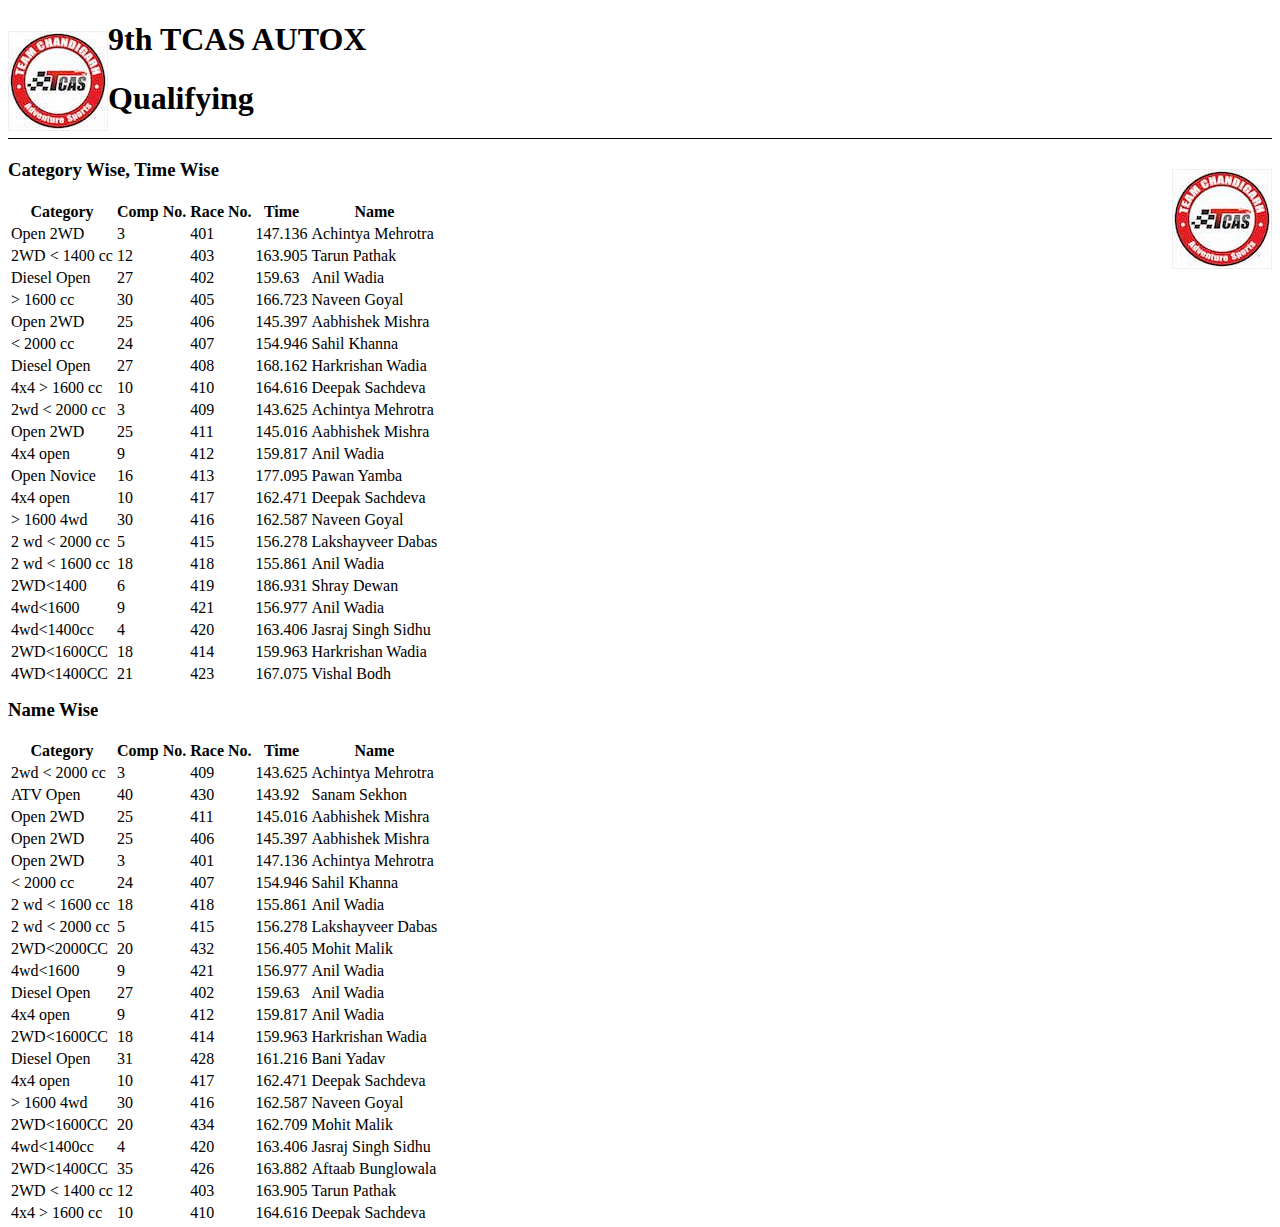
<file: Live-Entry/1-TCAS-Qualifying-2018/index.html>
<!DOCTYPE html>
<html>

<head>
  <title>Live Results - TCAS AUTOX 2018</title>
  <meta name="viewport" content="width=device-width, initial-scale=1, maximum-scale=1">
  <script src="https://cdnjs.cloudflare.com/ajax/libs/jquery/3.3.1/jquery.min.js" charset="utf-8"></script>
  <script src="https://cdnjs.cloudflare.com/ajax/libs/popper.js/1.14.3/umd/popper.min.js" integrity="sha384-ZMP7rVo3mIykV+2+9J3UJ46jBk0WLaUAdn689aCwoqbBJiSnjAK/l8WvCWPIPm49" crossorigin="anonymous"></script>
  <link rel="stylesheet" href="https://stackpath.bootstrapcdn.com/bootstrap/4.1.3/css/bootstrap.min.css" integrity="sha384-MCw98/SFnGE8fJT3GXwEOngsV7Zt27NXFoaoApmYm81iuXoPkFOJwJ8ERdknLPMO" crossorigin="anonymous">
  <script src="https://stackpath.bootstrapcdn.com/bootstrap/4.1.3/js/bootstrap.min.js" integrity="sha384-ChfqqxuZUCnJSK3+MXmPNIyE6ZbWh2IMqE241rYiqJxyMiZ6OW/JmZQ5stwEULTy" crossorigin="anonymous"></script>
</head>

<style media="screen">
  html {
    scroll-behavior: smooth;
  }
  .heading {
    border-bottom: 1px solid black;
    margin-bottom: 20px;
    margin-top: 10px;
  }
  .img {
    margin-top: 10px;

  }
  marquee {
    height: 600px;
  }
  #employee1_table {
    overflow-y: scroll;
    height: 30em;
  }
  #employee2_table {
    overflow-y: scroll;
    height: 30em;
  }
  th,td {
    padding-left: -10px !important;
    padding-right: -10px !important;
  }

</style>

<body>
  <div class="container-fluid">
    <div class="row">
      <div class="col-3 img">
        <img name="load_data" id="load_data" class="img img-fluid" src="TCAS4_01.jpg" align="left">
      </div>
      <div class="col-6 heading">
        <h1 class="text-center">9th TCAS AUTOX</h1>
        <h1 class="text-center">Qualifying</h1>
      </div>
      <div class="col-3 img">
        <img class="img img-fluid" src="TCAS4_01.jpg" alt="" align="right">
      </div>
      <div class="col-sm-6">
        <h3 class="text-center text-danger">Category Wise, Time Wise</h3>
          <div id="employee1_table" onmousedown="pauseDiv" onmouseup="resumeDiv">
          </div>
      </div>
      <div class="col-sm-6">
        <h3 class="text-center text-danger">Name Wise</h3>
          <div id="employee2_table" onmousedown="pauseDiv" onmouseup="resumeDiv">
          </div>
      </div>
    </div>
  </div>
  </div>
</body>

</html>


<script src="./jquery.tablesorter.min.js" charset="utf-8"></script>
<script>

  $(document).ready(function() {
    function loadData() {
      $.ajax({
        url: "./current.csv",
        dataType: "text",
        success: function(data) {
          var employee_data = data.split(/\r?\n|\r/);
          var table_data = '<table id="sort" class="table tablesorter table-bordered table-striped table-fixed table-responsive-sm text-center"> <thead class="thead-light"><tr><th >Category</th><th>Comp No.</th><th>Race No.</th><th>Time</th><th>Name</th></tr></thead><tbody id="table1">';
          for (var count = 0; count < employee_data.length; count++) {
            var cell_data = employee_data[count].split(",");
            table_data += '<tr>';
            for (var cell_count = 0; cell_count < cell_data.length; cell_count++) {
              if (count === 0) {
                table_data += '<td>' + cell_data[cell_count] + '</td>';
              } else {
                table_data += '<td>' + cell_data[cell_count] + '</td>';
              }
            }
            table_data += '</tr>';
          }
          table_data += '</tbody>';
          table_data += '</table>';
          $('#employee1_table').html(table_data);
        }
      });

      $.ajax({
        url: "./all.csv",
        dataType: "text",
        success: function(data) {
          var employee_data = data.split(/\r?\n|\r/);
          var table_data = '<table id="sort" class="table tablesorter table-bordered table-striped table-fixed table-responsive-sm text-center"> <thead class="thead-light"><tr><th id="category">Category</th><th>Comp No.</th><th>Race No.</th><th id="category">Time</th><th>Name</th></tr></thead><tbody id="table2">';
          for (var count = 0; count < employee_data.length; count++) {
            var cell_data = employee_data[count].split(",");
            table_data += '<tr>';
            for (var cell_count = 0; cell_count < cell_data.length; cell_count++) {
              if (count === 0) {
                table_data += '<td>' + cell_data[cell_count] + '</td>';
              } else {
                table_data += '<td>' + cell_data[cell_count] + '</td>';
              }
            }
            table_data += '</tr>';
          }
          table_data += '</tbody>';
          table_data += '</table>';
          $('#employee2_table').html(table_data);
        }
      });
    }
    loadData();
    // $('#load_data').click(loadData);
  });

  function sort() {
    $("table").tablesorter({
    });
    $("#category").click();
  }

  setTimeout(sort,2000);

  ScrollRate = 30;
  function scrollDiv_init() {

  	DivElmnt1 = document.getElementById('employee1_table');
    DivElmnt2 = document.getElementById('employee2_table');

  	ReachedMaxScroll1 = false;
    ReachedMaxScroll2 = false;

  	DivElmnt1.scrollTop = 0;
    DivElmnt2.scrollTop = 0;

    PreviousScrollTop1  = 0;
    PreviousScrollTop2  = 0;

  	ScrollInterval = setInterval('scrollDiv()', ScrollRate);
  }

  function scrollDiv() {


  	if (!ReachedMaxScroll1) {
  		DivElmnt1.scrollTop = PreviousScrollTop1;
  		PreviousScrollTop1++;

  		ReachedMaxScroll1 = DivElmnt1.scrollTop >= (DivElmnt1.scrollHeight - DivElmnt1.offsetHeight);
  	}
  	else {
  		ReachedMaxScroll1 = (DivElmnt1.scrollTop == 0)?false:true;

  		DivElmnt1.scrollTop = PreviousScrollTop1;
  		PreviousScrollTop1--;
  	}
    if (!ReachedMaxScroll2) {
  		DivElmnt2.scrollTop = PreviousScrollTop2;
  		PreviousScrollTop2++;

  		ReachedMaxScroll2 = DivElmnt2.scrollTop >= (DivElmnt2.scrollHeight - DivElmnt2.offsetHeight);
  	}
  	else {
  		ReachedMaxScroll2 = (DivElmnt2.scrollTop == 0)?false:true;

  		DivElmnt2.scrollTop = PreviousScrollTop2;
  		PreviousScrollTop2--;
  	}
  }
  function pauseDiv() {
  	clearInterval(ScrollInterval);
  }

  function resumeDiv() {
  	PreviousScrollTop1 = DivElmnt1.scrollTop;
    PreviousScrollTop2 = DivElmnt2.scrollTop;

  	ScrollInterval    = setInterval('scrollDiv()', ScrollRate);
  }
  // scrollDiv_init();
  $('#load_data').click(scrollDiv_init);

</script>
</file>
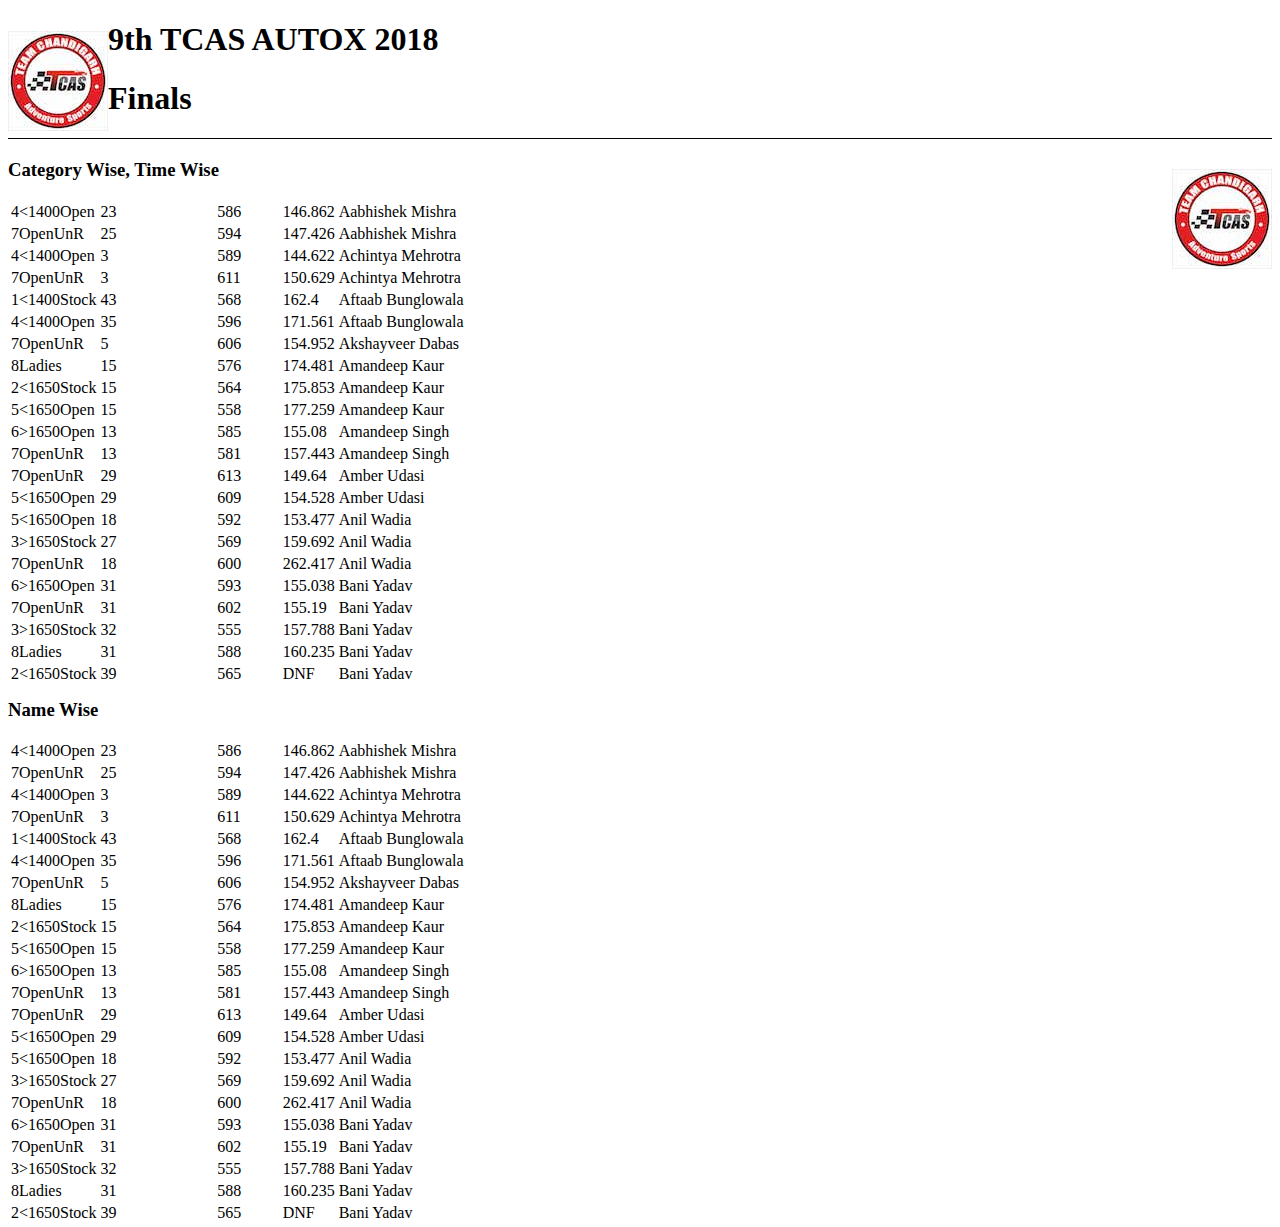
<file: Live-Entry/2-TCAS-Final-2018/index.html>
<!DOCTYPE html>
<html>

<head>
  <title>Live Results - INAC 2018</title>
  <meta name="viewport" content="width=device-width, initial-scale=1, maximum-scale=1">
  <script src="https://cdnjs.cloudflare.com/ajax/libs/jquery/3.3.1/jquery.min.js" charset="utf-8"></script>
  <script src="https://cdnjs.cloudflare.com/ajax/libs/popper.js/1.14.3/umd/popper.min.js" integrity="sha384-ZMP7rVo3mIykV+2+9J3UJ46jBk0WLaUAdn689aCwoqbBJiSnjAK/l8WvCWPIPm49" crossorigin="anonymous"></script>
  <link rel="stylesheet" href="https://stackpath.bootstrapcdn.com/bootstrap/4.1.3/css/bootstrap.min.css" integrity="sha384-MCw98/SFnGE8fJT3GXwEOngsV7Zt27NXFoaoApmYm81iuXoPkFOJwJ8ERdknLPMO" crossorigin="anonymous">
  <script src="https://stackpath.bootstrapcdn.com/bootstrap/4.1.3/js/bootstrap.min.js" integrity="sha384-ChfqqxuZUCnJSK3+MXmPNIyE6ZbWh2IMqE241rYiqJxyMiZ6OW/JmZQ5stwEULTy" crossorigin="anonymous"></script>
</head>

<style media="screen">
  html {
    scroll-behavior: smooth;
  }
  .heading {
    border-bottom: 1px solid black;
    margin-bottom: 20px;
    margin-top: 10px;
  }
  .img {
    margin-top: 10px;

  }
  marquee {
    height: 600px;
  }
  #employee1_table {
    overflow-y: scroll;
    height: 30em;
  }
  #employee2_table {
    overflow-y: scroll;
    height: 30em;
  }
  #table1 {
    overflow-y: scroll;
  }
  #table2 {
    overflow-y: scroll;
  }

</style>

<body>
  <div class="container-fluid">
    <div class="row">
      <div class="col-2 img">
        <img name="load_data" id="load_data" class="img img-fluid" src="TCAS4_01.jpg" align="left">
      </div>
      <div class="col-8 heading">
        <h1 class="text-center">9th TCAS AUTOX 2018</h1>
        <h1 class="text-center">Finals</h1>
      </div>
      <div class="col-2 img">
        <img class="img img-fluid" src="TCAS4_01.jpg" alt="" align="right">
      </div>
      <div class="col-md-6">
        <h3 class="text-center text-danger">Category Wise, Time Wise</h3>
          <div id="employee1_table" onmousedown="pauseDiv" onmouseup="resumeDiv">
          </div>
      </div>
      <div class="col-md-6">
        <h3 class="text-center text-danger">Name Wise</h3>
          <div id="employee2_table" onmousedown="pauseDiv" onmouseup="resumeDiv">
          </div>
      </div>
    </div>
  </div>
  </div>
</body>

</html>

<script src="./jquery.tablesorter.min.js" charset="utf-8"></script>
<script>

  $(document).ready(function() {
    function loadData() {
      $.ajax({
        url: "./all.csv",
        dataType: "text",
        success: function(data) {
          var employee_data = data.split(/\r?\n|\r/);
          var table_data = '<table id="categorywise" class="table tablesorter table-bordered table-striped table-fixed table-responsive-sm text-center"> <thead class="thead-light"><tr><th id="category">Category</th><th>Competition No.</th><th>Race No.</th><th id="time">Time</th><th>Name</th></tr></thead><tbody id="table1">';
          for (var count = 0; count < employee_data.length; count++) {
            var cell_data = employee_data[count].split(",");
            table_data += '<tr>';
            for (var cell_count = 0; cell_count < cell_data.length; cell_count++) {
              if (count === 0) {
                table_data += '<td>' + cell_data[cell_count] + '</td>';
              } else {
                table_data += '<td>' + cell_data[cell_count] + '</td>';
              }
            }
            table_data += '</tr>';
          }
          table_data += '</tbody>';
          table_data += '</table>';
          $('#employee1_table').html(table_data);
        }
      });

      $.ajax({
        url: "./all.csv",
        dataType: "text",
        success: function(data) {
          var employee_data = data.split(/\r?\n|\r/);
          var table_data = '<table id="namewise" class="table tablesorter table-bordered table-striped"> <thead class="thead-light"><tr><th>Category</th><th>Competition No.</th><th>Race No.</th><th>Time</th><th id="name">Name</th></tr></thead><tbody id="table1">';
          for (var count = 0; count < employee_data.length; count++) {
            var cell_data = employee_data[count].split(",");
            table_data += '<tr>';
            for (var cell_count = 0; cell_count < cell_data.length; cell_count++) {
              if (count === 0) {
                table_data += '<td>' + cell_data[cell_count] + '</td>';
              } else {
                table_data += '<td>' + cell_data[cell_count] + '</td>';
              }
            }
            table_data += '</tr>';
          }
          table_data += '</tbody>';
          table_data += '</table>';
          $('#employee2_table').html(table_data);
        }
      });
    }
    loadData();
    // $('#load_data').click(loadData);
  });

  function sort() {
    $("#namewise").tablesorter({
      sortList: [[4,0]]
    });
    $("#categorywise").tablesorter({
      sortList: [[0,0],[3,0]]
    });
    // $("#category,#time").click();
    // $("#name").click();
  }

  setTimeout(sort,1000);

  ScrollRate = 30;
  function scrollDiv_init() {
  	DivElmnt1 = document.getElementById('employee1_table');
    DivElmnt2 = document.getElementById('employee2_table');

  	ReachedMaxScroll1 = false;
    ReachedMaxScroll2 = false;

  	DivElmnt1.scrollTop = 0;
    DivElmnt2.scrollTop = 0;

    PreviousScrollTop1  = 0;
    PreviousScrollTop2  = 0;

  	ScrollInterval = setInterval('scrollDiv()', ScrollRate);
  }

  function scrollDiv() {

  	if (!ReachedMaxScroll1) {
  		DivElmnt1.scrollTop = PreviousScrollTop1;
  		PreviousScrollTop1++;

  		ReachedMaxScroll1 = DivElmnt1.scrollTop >= (DivElmnt1.scrollHeight - DivElmnt1.offsetHeight);
  	}
  	else {
  		ReachedMaxScroll1 = (DivElmnt1.scrollTop == 0)?false:true;

  		DivElmnt1.scrollTop = PreviousScrollTop1;
  		PreviousScrollTop1--;
  	}
    if (!ReachedMaxScroll2) {
  		DivElmnt2.scrollTop = PreviousScrollTop2;
  		PreviousScrollTop2++;

  		ReachedMaxScroll2 = DivElmnt2.scrollTop >= (DivElmnt2.scrollHeight - DivElmnt2.offsetHeight);
  	}
  	else {
  		ReachedMaxScroll2 = (DivElmnt2.scrollTop == 0)?false:true;

  		DivElmnt2.scrollTop = PreviousScrollTop2;
  		PreviousScrollTop2--;
  	}
  }

  function pauseDiv() {
  	clearInterval(ScrollInterval);
  }

  function resumeDiv() {
  	PreviousScrollTop1 = DivElmnt1.scrollTop;
    PreviousScrollTop2 = DivElmnt2.scrollTop;

  	ScrollInterval    = setInterval('scrollDiv()', ScrollRate);
  }
  scrollDiv_init();
  $('#load_data').click(scrollDiv_init);


</script>
</file>
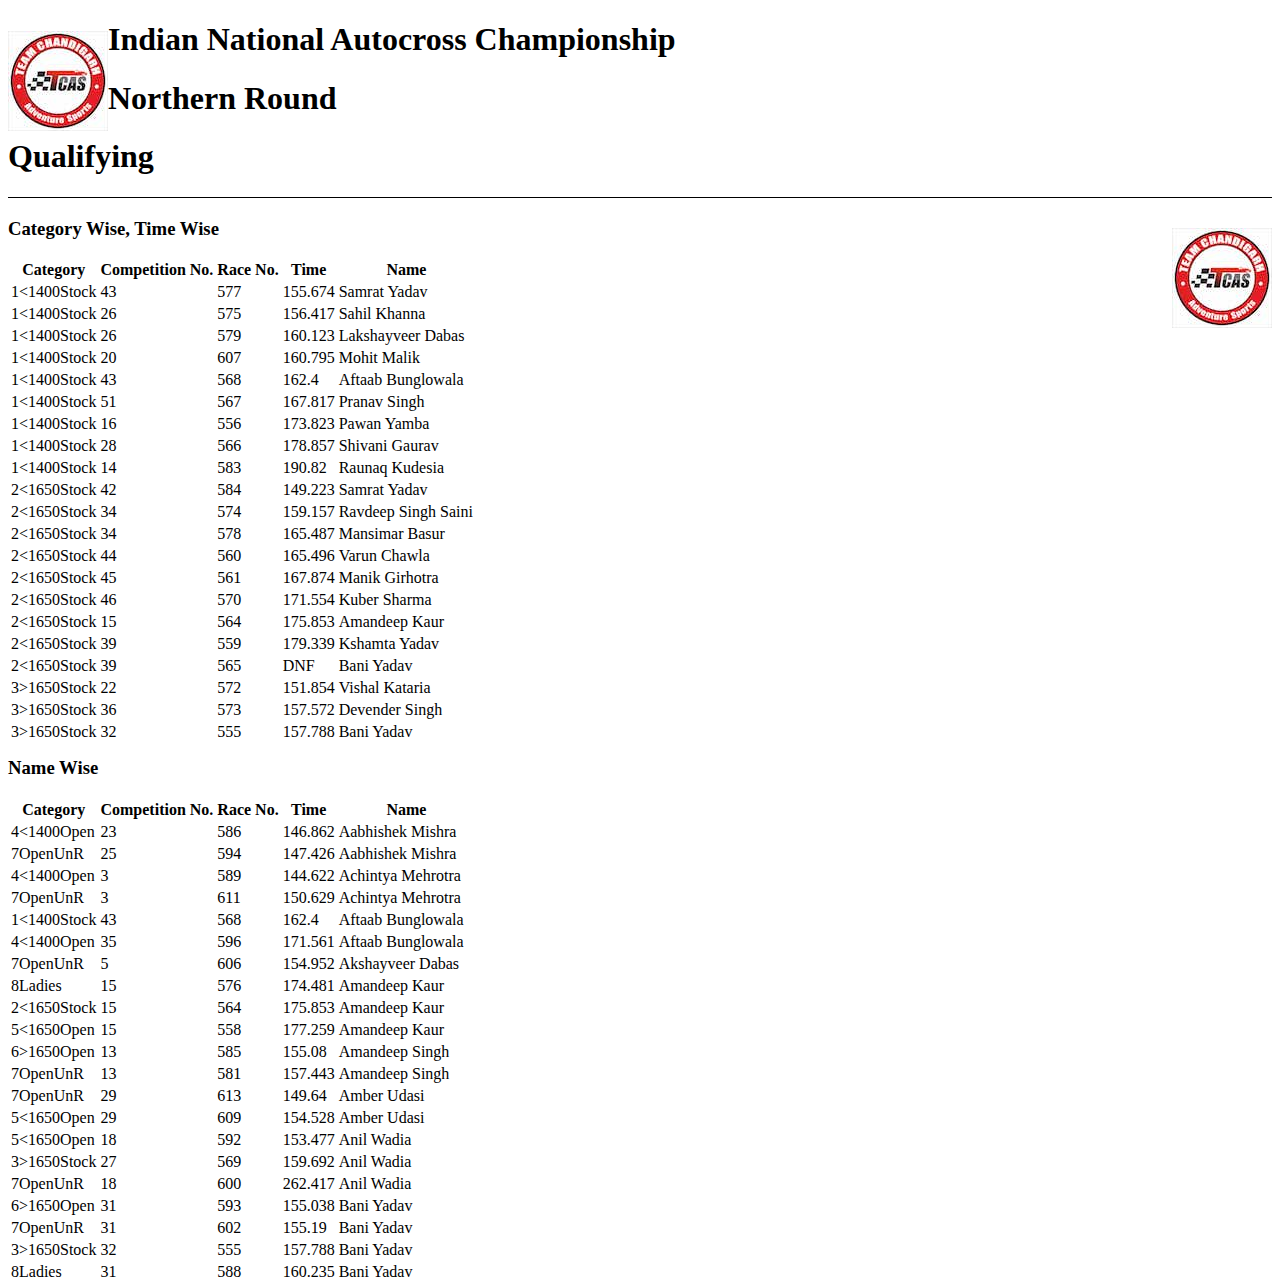
<file: Live-Entry/3-National-Qualifying-2018/index.html>
<!DOCTYPE html>
<html>

<head>
  <title>Live Results - INAC 2018</title>
  <meta name="viewport" content="width=device-width, initial-scale=1, maximum-scale=1">
  <script src="https://cdnjs.cloudflare.com/ajax/libs/jquery/3.3.1/jquery.min.js" charset="utf-8"></script>
  <script src="https://cdnjs.cloudflare.com/ajax/libs/popper.js/1.14.3/umd/popper.min.js" integrity="sha384-ZMP7rVo3mIykV+2+9J3UJ46jBk0WLaUAdn689aCwoqbBJiSnjAK/l8WvCWPIPm49" crossorigin="anonymous"></script>
  <link rel="stylesheet" href="https://stackpath.bootstrapcdn.com/bootstrap/4.1.3/css/bootstrap.min.css" integrity="sha384-MCw98/SFnGE8fJT3GXwEOngsV7Zt27NXFoaoApmYm81iuXoPkFOJwJ8ERdknLPMO" crossorigin="anonymous">
  <script src="https://stackpath.bootstrapcdn.com/bootstrap/4.1.3/js/bootstrap.min.js" integrity="sha384-ChfqqxuZUCnJSK3+MXmPNIyE6ZbWh2IMqE241rYiqJxyMiZ6OW/JmZQ5stwEULTy" crossorigin="anonymous"></script>
</head>

<style media="screen">
  html {
    scroll-behavior: smooth;
  }
  .heading {
    border-bottom: 1px solid black;
    margin-bottom: 20px;
    margin-top: 10px;
  }
  .img {
    margin-top: 10px;

  }
  marquee {
    height: 600px;
  }
  #employee1_table {
    overflow-y: scroll;
    height: 30em;
  }
  #employee2_table {
    overflow-y: scroll;
    height: 30em;
  }
  #table1 {
    overflow-y: scroll;
  }
  #table2 {
    overflow-y: scroll;
  }

</style>

<body>
  <div class="container-fluid">
    <div class="row">
      <div class="col-2 img">
        <img name="load_data" id="load_data" class="img img-fluid" src="TCAS4_01.jpg" align="left">
      </div>
      <div class="col-8 heading">
        <h1 class="text-center">Indian National Autocross Championship</h1>
        <h1 class="text-center">Northern Round</h1>
        <h1 class="text-center">Qualifying</h1>
      </div>
      <div class="col-2 img">
        <img class="img img-fluid" src="TCAS4_01.jpg" alt="" align="right">
      </div>
      <div class="col-md-6">
        <h3 class="text-center text-danger">Category Wise, Time Wise</h3>
          <div id="employee1_table" onmousedown="pauseDiv" onmouseup="resumeDiv">
          </div>
      </div>
      <div class="col-md-6">
        <h3 class="text-center text-danger">Name Wise</h3>
          <div id="employee2_table" onmousedown="pauseDiv" onmouseup="resumeDiv">
          </div>
      </div>
    </div>
  </div>
  </div>
</body>

</html>

<script src="./jquery.tablesorter.min.js" charset="utf-8"></script>
<script>

  $(document).ready(function() {
    function loadData() {
      $.ajax({
        url: "./current.csv",
        dataType: "text",
        success: function(data) {
          var employee_data = data.split(/\r?\n|\r/);
          var table_data = '<table id="sort" class="table tablesorter table-bordered table-striped table-fixed table-responsive-sm text-center"> <thead class="thead-light"><tr><th id="category">Category</th><th>Competition No.</th><th>Race No.</th><th id="category">Time</th><th>Name</th></tr></thead><tbody id="table1">';
          for (var count = 0; count < employee_data.length; count++) {
            var cell_data = employee_data[count].split(",");
            table_data += '<tr>';
            for (var cell_count = 0; cell_count < cell_data.length; cell_count++) {
              if (count === 0) {
                table_data += '<td>' + cell_data[cell_count] + '</td>';
              } else {
                table_data += '<td>' + cell_data[cell_count] + '</td>';
              }
            }
            table_data += '</tr>';
          }
          table_data += '</tbody>';
          table_data += '</table>';
          $('#employee1_table').html(table_data);
        }
      });

      $.ajax({
        url: "./all.csv",
        dataType: "text",
        success: function(data) {
          var employee_data = data.split(/\r?\n|\r/);
          var table_data = '<table class="table tablesorter table-bordered table-striped"> <thead class="thead-light"><tr><th>Category</th><th>Competition No.</th><th>Race No.</th><th>Time</th><th id="name">Name</th></tr></thead><tbody id="table1">';
          for (var count = 0; count < employee_data.length; count++) {
            var cell_data = employee_data[count].split(",");
            table_data += '<tr>';
            for (var cell_count = 0; cell_count < cell_data.length; cell_count++) {
              if (count === 0) {
                table_data += '<td>' + cell_data[cell_count] + '</td>';
              } else {
                table_data += '<td>' + cell_data[cell_count] + '</td>';
              }
            }
            table_data += '</tr>';
          }
          table_data += '</tbody>';
          table_data += '</table>';
          $('#employee2_table').html(table_data);
        }
      });
    }
    loadData();
    // $('#load_data').click(loadData);
  });

  function sort() {
    $("table").tablesorter({
    });
    $("#category").click();
    $("#name").click();
  }

  setTimeout(sort,2000);

  ScrollRate = 30;
  function scrollDiv_init() {
  	DivElmnt1 = document.getElementById('employee1_table');
    DivElmnt2 = document.getElementById('employee2_table');

  	ReachedMaxScroll1 = false;
    ReachedMaxScroll2 = false;

  	DivElmnt1.scrollTop = 0;
    DivElmnt2.scrollTop = 0;

    PreviousScrollTop1  = 0;
    PreviousScrollTop2  = 0;

  	ScrollInterval = setInterval('scrollDiv()', ScrollRate);
  }

  function scrollDiv() {

  	if (!ReachedMaxScroll1) {
  		DivElmnt1.scrollTop = PreviousScrollTop1;
  		PreviousScrollTop1++;

  		ReachedMaxScroll1 = DivElmnt1.scrollTop >= (DivElmnt1.scrollHeight - DivElmnt1.offsetHeight);
  	}
  	else {
  		ReachedMaxScroll1 = (DivElmnt1.scrollTop == 0)?false:true;

  		DivElmnt1.scrollTop = PreviousScrollTop1;
  		PreviousScrollTop1--;
  	}
    if (!ReachedMaxScroll2) {
  		DivElmnt2.scrollTop = PreviousScrollTop2;
  		PreviousScrollTop2++;

  		ReachedMaxScroll2 = DivElmnt2.scrollTop >= (DivElmnt2.scrollHeight - DivElmnt2.offsetHeight);
  	}
  	else {
  		ReachedMaxScroll2 = (DivElmnt2.scrollTop == 0)?false:true;

  		DivElmnt2.scrollTop = PreviousScrollTop2;
  		PreviousScrollTop2--;
  	}
  }

  function pauseDiv() {
  	clearInterval(ScrollInterval);
  }

  function resumeDiv() {
  	PreviousScrollTop1 = DivElmnt1.scrollTop;
    PreviousScrollTop2 = DivElmnt2.scrollTop;

  	ScrollInterval    = setInterval('scrollDiv()', ScrollRate);
  }
  // scrollDiv_init();
  $('#load_data').click(scrollDiv_init);


</script>
</file>
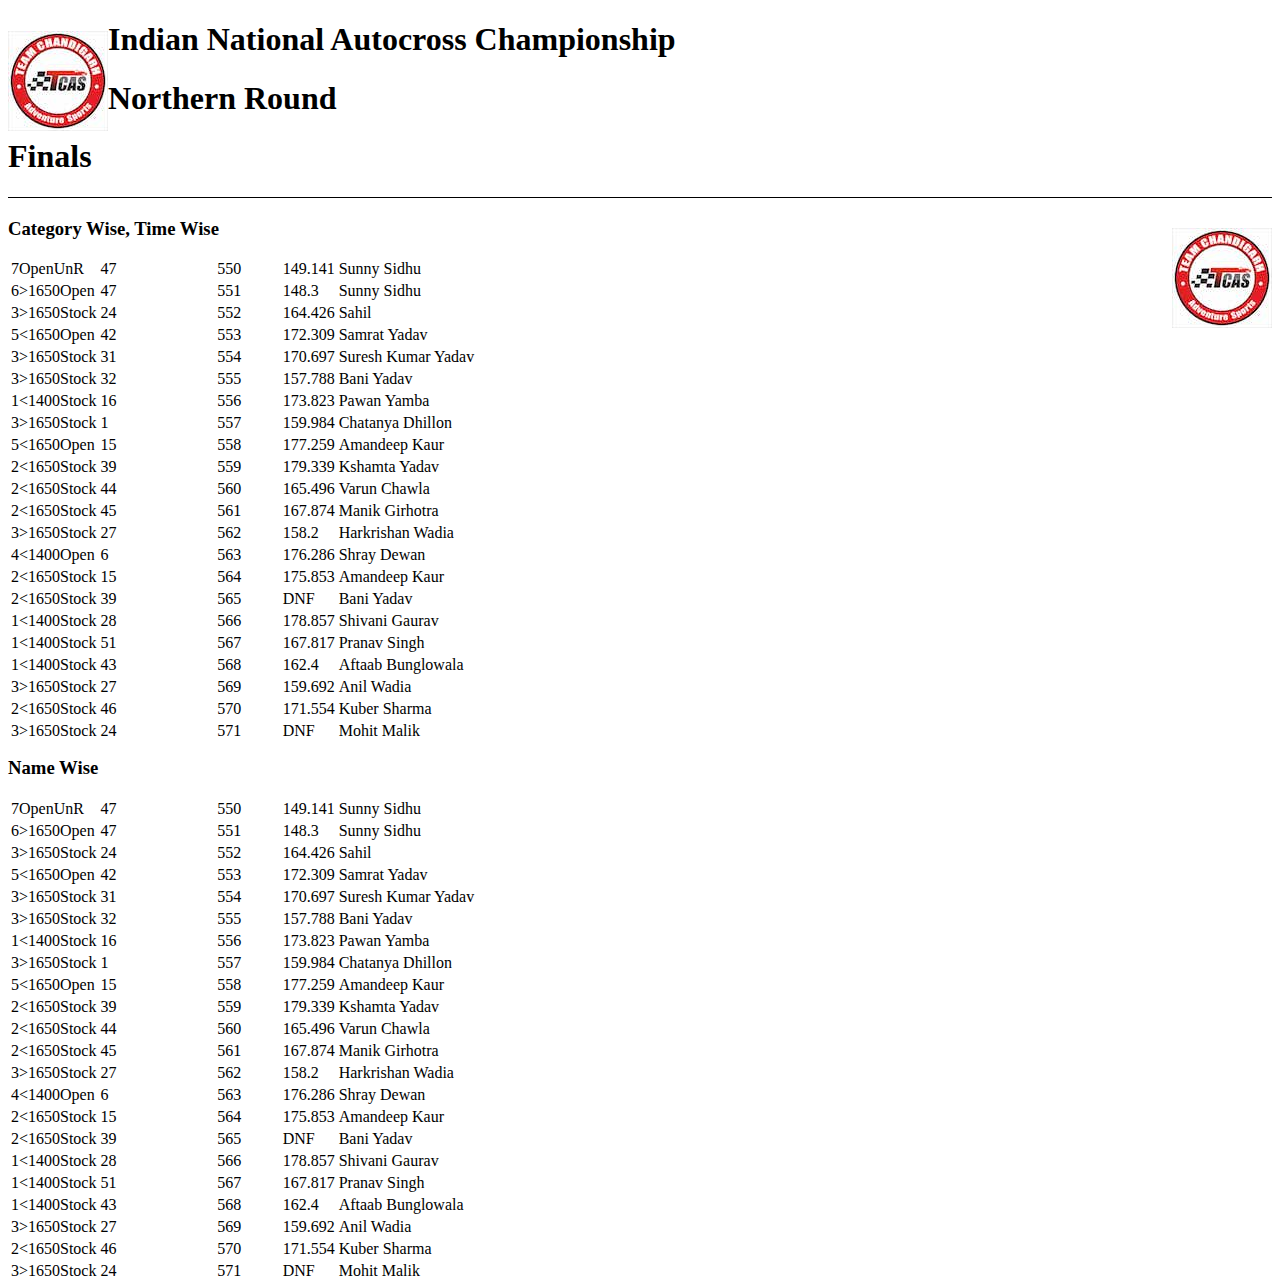
<file: Live-Entry/4-National-Final-2018/index.html>
<!DOCTYPE html>
<html>

<head>
  <title>Live Results - INAC 2018</title>
  <meta name="viewport" content="width=device-width, initial-scale=1, maximum-scale=1">
  <script src="https://cdnjs.cloudflare.com/ajax/libs/jquery/3.3.1/jquery.min.js" charset="utf-8"></script>
  <script src="https://cdnjs.cloudflare.com/ajax/libs/popper.js/1.14.3/umd/popper.min.js" integrity="sha384-ZMP7rVo3mIykV+2+9J3UJ46jBk0WLaUAdn689aCwoqbBJiSnjAK/l8WvCWPIPm49" crossorigin="anonymous"></script>
  <link rel="stylesheet" href="https://stackpath.bootstrapcdn.com/bootstrap/4.1.3/css/bootstrap.min.css" integrity="sha384-MCw98/SFnGE8fJT3GXwEOngsV7Zt27NXFoaoApmYm81iuXoPkFOJwJ8ERdknLPMO" crossorigin="anonymous">
  <script src="https://stackpath.bootstrapcdn.com/bootstrap/4.1.3/js/bootstrap.min.js" integrity="sha384-ChfqqxuZUCnJSK3+MXmPNIyE6ZbWh2IMqE241rYiqJxyMiZ6OW/JmZQ5stwEULTy" crossorigin="anonymous"></script>
</head>

<style media="screen">
  html {
    scroll-behavior: smooth;
  }
  .heading {
    border-bottom: 1px solid black;
    margin-bottom: 20px;
    margin-top: 10px;
  }
  .img {
    margin-top: 10px;

  }
  marquee {
    height: 600px;
  }
  #employee1_table {
    overflow-y: scroll;
    height: 30em;
  }
  #employee2_table {
    overflow-y: scroll;
    height: 30em;
  }
  #table1 {
    overflow-y: scroll;
  }
  #table2 {
    overflow-y: scroll;
  }

</style>

<body>
  <div class="container-fluid">
    <div class="row">
      <div class="col-2 img">
        <img name="load_data" id="load_data" class="img img-fluid" src="TCAS4_01.jpg" align="left">
      </div>
      <div class="col-8 heading">
        <h1 class="text-center">Indian National Autocross Championship</h1>
        <h1 class="text-center">Northern Round</h1>
        <h1 class="text-center">Finals</h1>
      </div>
      <div class="col-2 img">
        <img class="img img-fluid" src="TCAS4_01.jpg" alt="" align="right">
      </div>
      <div class="col-md-6">
        <h3 class="text-center text-danger">Category Wise, Time Wise</h3>
          <div id="employee1_table" onmousedown="pauseDiv" onmouseup="resumeDiv">
          </div>
      </div>
      <div class="col-md-6">
        <h3 class="text-center text-danger">Name Wise</h3>
          <div id="employee2_table" onmousedown="pauseDiv" onmouseup="resumeDiv">
          </div>
      </div>
    </div>
  </div>
  </div>
</body>

</html>

<script src="./jquery.tablesorter.min.js" charset="utf-8"></script>
<script>

  $(document).ready(function() {
    function loadData() {
      $.ajax({
        url: "./all.csv",
        dataType: "text",
        success: function(data) {
          var employee_data = data.split(/\r?\n|\r/);
          var table_data = '<table id="categorywise" class="table tablesorter table-bordered table-striped table-fixed table-responsive-sm text-center"> <thead class="thead-light"><tr><th id="category">Category</th><th>Competition No.</th><th>Race No.</th><th id="time">Time</th><th>Name</th></tr></thead><tbody id="table1">';
          for (var count = 0; count < employee_data.length; count++) {
            var cell_data = employee_data[count].split(",");
            table_data += '<tr>';
            for (var cell_count = 0; cell_count < cell_data.length; cell_count++) {
              if (count === 0) {
                table_data += '<td>' + cell_data[cell_count] + '</td>';
              } else {
                table_data += '<td>' + cell_data[cell_count] + '</td>';
              }
            }
            table_data += '</tr>';
          }
          table_data += '</tbody>';
          table_data += '</table>';
          $('#employee1_table').html(table_data);
        }
      });

      $.ajax({
        url: "./all.csv",
        dataType: "text",
        success: function(data) {
          var employee_data = data.split(/\r?\n|\r/);
          var table_data = '<table id="namewise" class="table tablesorter table-bordered table-striped"> <thead class="thead-light"><tr><th>Category</th><th>Competition No.</th><th>Race No.</th><th>Time</th><th id="name">Name</th></tr></thead><tbody id="table1">';
          for (var count = 0; count < employee_data.length; count++) {
            var cell_data = employee_data[count].split(",");
            table_data += '<tr>';
            for (var cell_count = 0; cell_count < cell_data.length; cell_count++) {
              if (count === 0) {
                table_data += '<td>' + cell_data[cell_count] + '</td>';
              } else {
                table_data += '<td>' + cell_data[cell_count] + '</td>';
              }
            }
            table_data += '</tr>';
          }
          table_data += '</tbody>';
          table_data += '</table>';
          $('#employee2_table').html(table_data);
        }
      });
    }
    loadData();
    // $('#load_data').click(loadData);
  });

  function sort() {
    $("#namewise").tablesorter({
      sortList: [[4,0]]
    });
    $("#categorywise").tablesorter({
      sortList: [[0,0],[3,0]]
    });
    // $("#category,#time").click();
    // $("#name").click();
  }

  setTimeout(sort,1000);

  ScrollRate = 30;
  function scrollDiv_init() {
  	DivElmnt1 = document.getElementById('employee1_table');
    DivElmnt2 = document.getElementById('employee2_table');

  	ReachedMaxScroll1 = false;
    ReachedMaxScroll2 = false;

  	DivElmnt1.scrollTop = 0;
    DivElmnt2.scrollTop = 0;

    PreviousScrollTop1  = 0;
    PreviousScrollTop2  = 0;

  	ScrollInterval = setInterval('scrollDiv()', ScrollRate);
  }

  function scrollDiv() {

  	if (!ReachedMaxScroll1) {
  		DivElmnt1.scrollTop = PreviousScrollTop1;
  		PreviousScrollTop1++;

  		ReachedMaxScroll1 = DivElmnt1.scrollTop >= (DivElmnt1.scrollHeight - DivElmnt1.offsetHeight);
  	}
  	else {
  		ReachedMaxScroll1 = (DivElmnt1.scrollTop == 0)?false:true;

  		DivElmnt1.scrollTop = PreviousScrollTop1;
  		PreviousScrollTop1--;
  	}
    if (!ReachedMaxScroll2) {
  		DivElmnt2.scrollTop = PreviousScrollTop2;
  		PreviousScrollTop2++;

  		ReachedMaxScroll2 = DivElmnt2.scrollTop >= (DivElmnt2.scrollHeight - DivElmnt2.offsetHeight);
  	}
  	else {
  		ReachedMaxScroll2 = (DivElmnt2.scrollTop == 0)?false:true;

  		DivElmnt2.scrollTop = PreviousScrollTop2;
  		PreviousScrollTop2--;
  	}
  }

  function pauseDiv() {
  	clearInterval(ScrollInterval);
  }

  function resumeDiv() {
  	PreviousScrollTop1 = DivElmnt1.scrollTop;
    PreviousScrollTop2 = DivElmnt2.scrollTop;

  	ScrollInterval    = setInterval('scrollDiv()', ScrollRate);
  }
  scrollDiv_init();
  $('#load_data').click(scrollDiv_init);


</script>
</file>
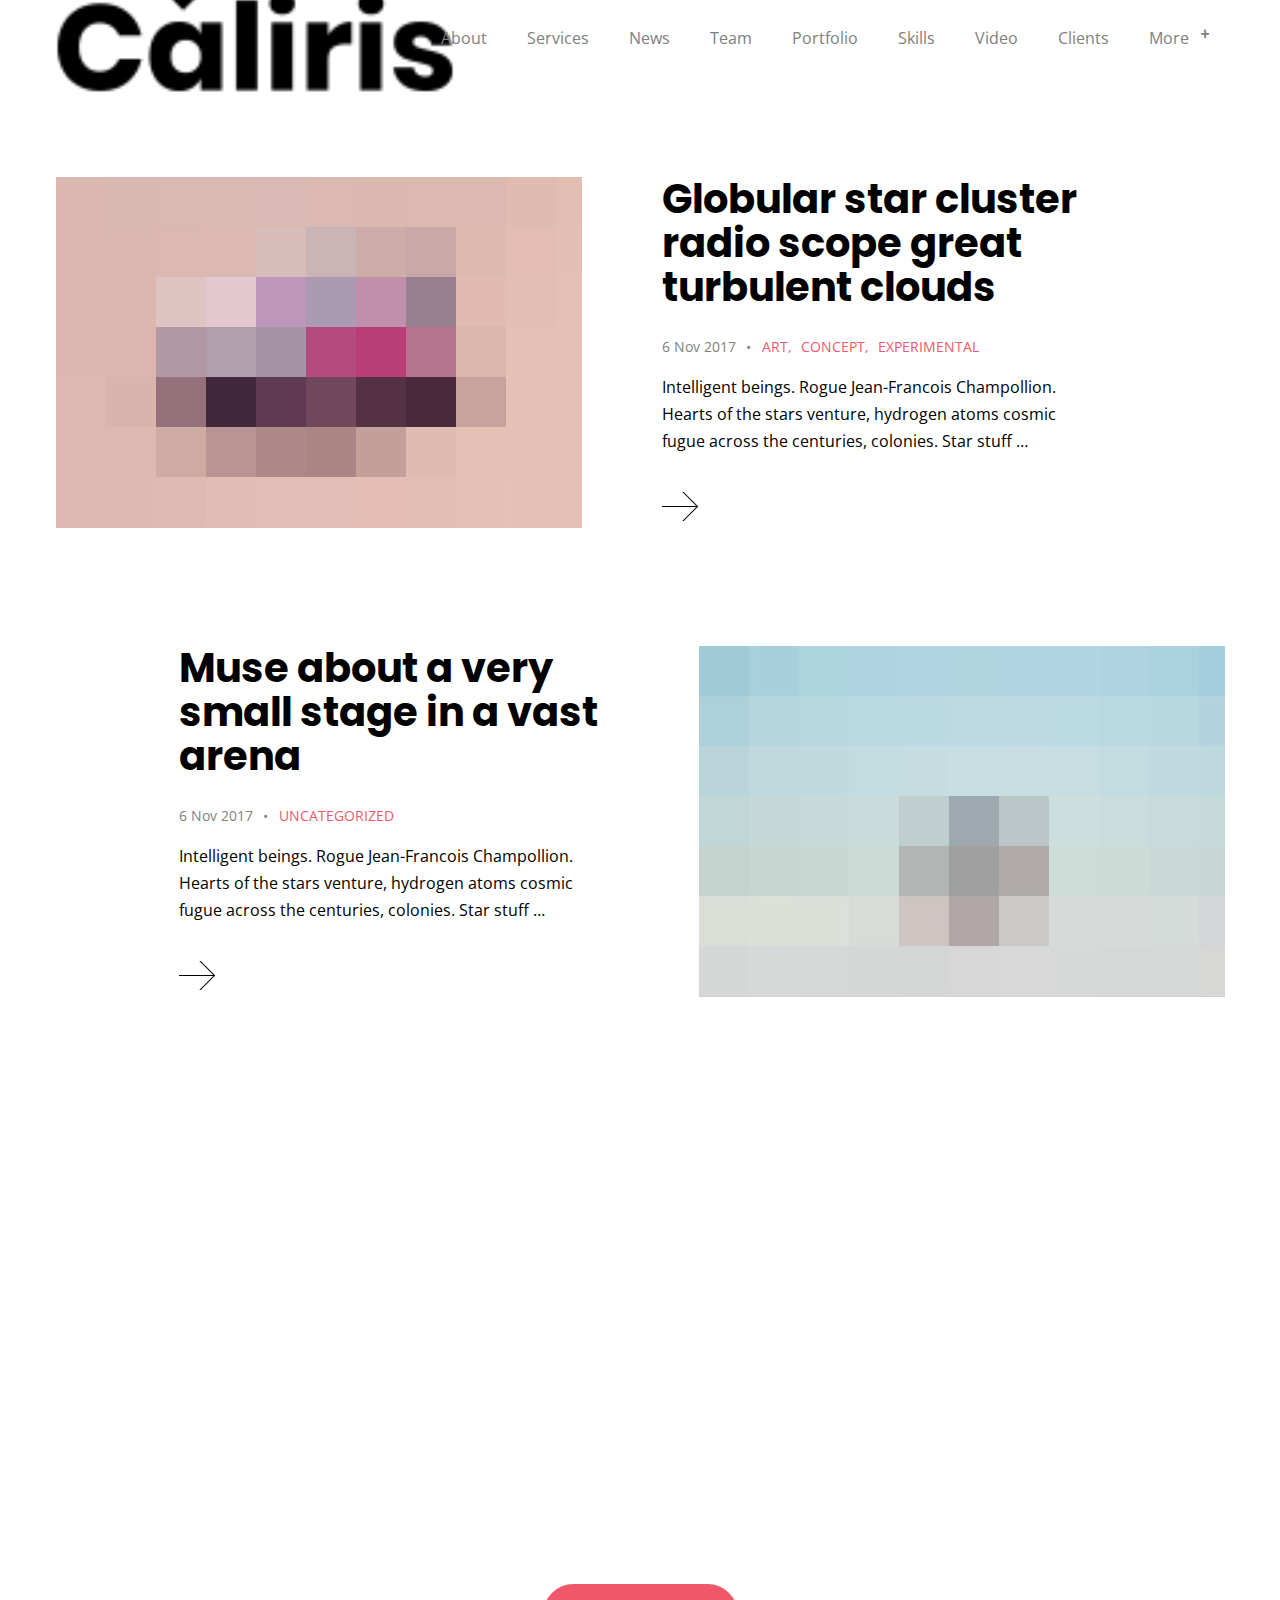
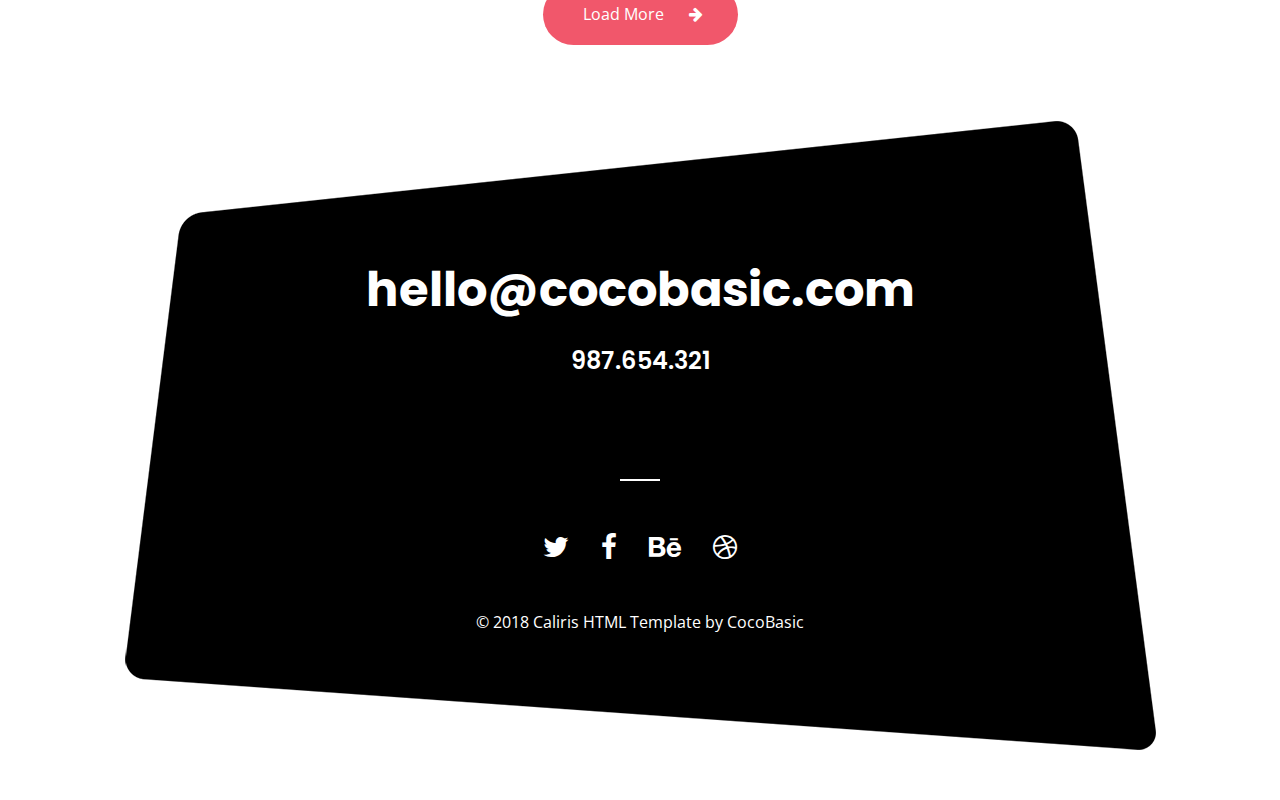
<file: blog.html>
<!DOCTYPE HTML>
<html lang="en-US">
    <head>
        <title>Caliris - One Page Html Template</title>
        <meta http-equiv="Content-Type" content="text/html; charset=UTF-8">
        <meta name="description" content="Template by CocoBasic" />
        <meta name="keywords" content="HTML, CSS, JavaScript, PHP" />
        <meta name="author" content="CocoBasic" />
        <meta name="viewport" content="width=device-width, initial-scale=1, maximum-scale=1">

        <link rel="shortcut icon" href="images/favicon.ico" />    
        <link href='http://fonts.googleapis.com/css?family=Poppins:300,400,500,600,700%7COpen%20Sans:300,400,700%7CMontserrat:700' rel='stylesheet' type='text/css'>		
        <link rel="stylesheet" type="text/css"  href='style.css' />

        <!--[if lt IE 9]>
                <script src="js/html5shiv.js"></script>            
                <script src="js/respond.min.js"></script>                   
        <![endif]-->   
    </head>

    <body class="blog">

        <div class="site-wrapper">   

            <div class="doc-loader">
                <img src="images/preloader.gif" alt="Caliris">
            </div>       


            <header class="header-holder">             
                <div class="menu-wrapper center-relative relative">             
                    <div class="header-logo">
                        <a href="index.html">
                            <img src="images/logo.png" alt="Caliris">
                        </a>               
                    </div>

                    <div class="toggle-holder">
                        <div id="toggle" class="">
                            <div class="first-menu-line"></div>
                            <div class="second-menu-line"></div>
                            <div class="third-menu-line"></div>
                        </div>
                    </div>

                    <div class="menu-holder">
                        <nav id="header-main-menu">
                            <ul class="main-menu sm sm-clean">
                                <li>
                                    <a href="index.html#about">About</a>
                                </li>
                                <li>
                                    <a href="index.html#services">Services</a>
                                </li>
                                <li>
                                    <a href="index.html#news">News</a>
                                </li>
                                <li>
                                    <a href="index.html#team">Team</a>
                                </li>
                                <li>
                                    <a href="index.html#portfolio">Portfolio</a>
                                </li>
                                <li>
                                    <a href="index.html#skills">Skills</a>
                                </li>
                                <li>
                                    <a href="index.html#video">Video</a>
                                </li>
                                <li>
                                    <a href="index.html#clients">Clients</a>
                                </li>                                
                                <li>
                                    <a>More</a>
                                    <ul class="sub-menu">
                                        <li>
                                            <a href="blog.html">Blog</a>
                                        </li>
                                        <li>
                                            <a href="single.html">Single Post</a>
                                        </li>
                                        <li>
                                            <a href="page.html">Single Page</a>
                                        </li>                                       
                                    </ul>
                                </li>
                            </ul>
                        </nav>                       
                    </div>
                    <div class="clear"></div>   
                </div>
            </header>                        




            <div id="content" class="site-content">    
                <div class="blog-holder block center-relative">    

                    <article class="animate relative blog-item-holder center-relative has-post-thumbnail">
                        <div class="post-thumbnail">
                            <a href="single.html">
                                <img src="images/blog_img1.jpg" alt="">
                            </a>
                        </div>
                        <div class="entry-holder">
                            <h2 class="entry-title">
                                <a href="single.html">Globular star cluster radio scope great turbulent clouds</a>
                            </h2> 
                            <div class="entry-info">
                                <div class="entry-info-left">
                                    <div class="entry-date published">6 Nov 2017</div> 
                                    <div class="cat-links">
                                        <ul>
                                            <li>
                                                <a href="#">Art</a>
                                            </li>
                                            <li>
                                                <a href="#">Concept</a>
                                            </li>
                                            <li>
                                                <a href="#">Experimental</a>
                                            </li>
                                        </ul>
                                    </div>                                            
                                </div>
                                <div class="excerpt">
                                    <p>Intelligent beings. Rogue Jean-Francois Champollion. Hearts of the stars venture, hydrogen atoms cosmic fugue across the centuries, colonies. Star stuff …</p>
                                </div>
                            </div>            
                            <p class="read-more-arrow">
                                <a href="single.html">
                                    <img src="images/blog_arrow_right.png" alt="Read More">
                                </a>
                            </p>
                        </div>
                        <div class="clear"></div>
                    </article>   



                    <article class="animate relative blog-item-holder center-relative has-post-thumbnail">
                        <div class="post-thumbnail">
                            <a href="single.html">
                                <img src="images/blog_img2.jpg" alt="">
                            </a>
                        </div>
                        <div class="entry-holder">
                            <h2 class="entry-title">
                                <a href="single.html">Muse about a very small stage in a vast arena</a>
                            </h2> 
                            <div class="entry-info">
                                <div class="entry-info-left">
                                    <div class="entry-date published">6 Nov 2017</div> 
                                    <div class="cat-links">
                                        <ul>
                                            <li>
                                                <a href="#">Uncategorized</a>
                                            </li>                       
                                        </ul>
                                    </div>                                            
                                </div>
                                <div class="excerpt">
                                    <p>Intelligent beings. Rogue Jean-Francois Champollion. Hearts of the stars venture, hydrogen atoms cosmic fugue across the centuries, colonies. Star stuff …</p>
                                </div>
                            </div>            
                            <p class="read-more-arrow">
                                <a href="single.html">
                                    <img src="images/blog_arrow_right.png" alt="Read More">
                                </a>
                            </p>
                        </div>
                        <div class="clear"></div>
                    </article>   



                    <article class="animate relative blog-item-holder center-relative has-post-thumbnail">
                        <div class="post-thumbnail">
                            <a href="single.html">
                                <img src="images/blog_img3.jpg" alt="">
                            </a>
                        </div>
                        <div class="entry-holder">
                            <h2 class="entry-title">
                                <a href="single.html">Are creatures of the vast  cosmos of global death</a>
                            </h2> 
                            <div class="entry-info">
                                <div class="entry-info-left">
                                    <div class="entry-date published">6 Nov 2017</div> 
                                    <div class="cat-links">
                                        <ul>
                                            <li>
                                                <a href="#">Uncategorized</a>
                                            </li>
                                        </ul>
                                    </div>                                            
                                </div>
                                <div class="excerpt">
                                    <p>Intelligent beings. Rogue Jean-Francois Champollion. Hearts of the stars venture, hydrogen atoms cosmic fugue across the centuries, colonies. Star stuff …</p>
                                </div>
                            </div>            
                            <p class="read-more-arrow">
                                <a href="single.html">
                                    <img src="images/blog_arrow_right.png" alt="Read More">
                                </a>
                            </p>
                        </div>
                        <div class="clear"></div>
                    </article>                       

                </div>                
                <div class="block center-relative center-text more-posts-index-holder">
                    <a class="more-posts">Load More</a>
                </div>                
            </div>            



            <!--Footer-->
            <footer id="footer">
                <div class="footer-content center-relative content-1170">

                    <div class="footer-mail">            
                        <a href="mailto:do-not-send-me@yoursite.com">hello@cocobasic.com</a>               
                    </div>
                    <div class="footer-number">            
                        <a href="tel:987654321">987.654.321</a>               
                    </div>

                    <img class="footer-logo" src="images/footer_img.png" alt="Caliris">

                    <div class="social-holder">
                        <a href="#">
                            <span class="fa fa-twitter"></span>
                        </a>
                        <a href="#">
                            <span class="fa fa-facebook"></span>
                        </a>
                        <a href="#">
                            <span class="fa fa-behance"></span>
                        </a>
                        <a href="#">
                            <span class="fa fa-dribbble"></span>
                        </a> 
                    </div>

                    <div class="copyright-holder">
                        © 2018 Caliris HTML Template by <a href="http://cocobasic.com">CocoBasic</a>                
                    </div>
                </div>
            </footer>
        </div>

        <!--Load JavaScript-->
        <script src="js/jquery.js"></script>			                                       
        <script src="js/jquery.sticky.js"></script>			                                       
        <script src='js/imagesloaded.pkgd.js'></script>                
        <script src='js/jquery.fitvids.js'></script>                
        <script src='js/jquery.smartmenus.min.js'></script>                                 
        <script src='js/isotope.pkgd.js'></script>                                 
        <script src='js/jquery.easing.1.3.js'></script>                                                       
        <script src='js/jquery.prettyPhoto.js'></script>                                                         
        <script src='js/owl.carousel.min.js'></script>                          
        <script src='js/main.js'></script>
    </body>
</html>
</file>
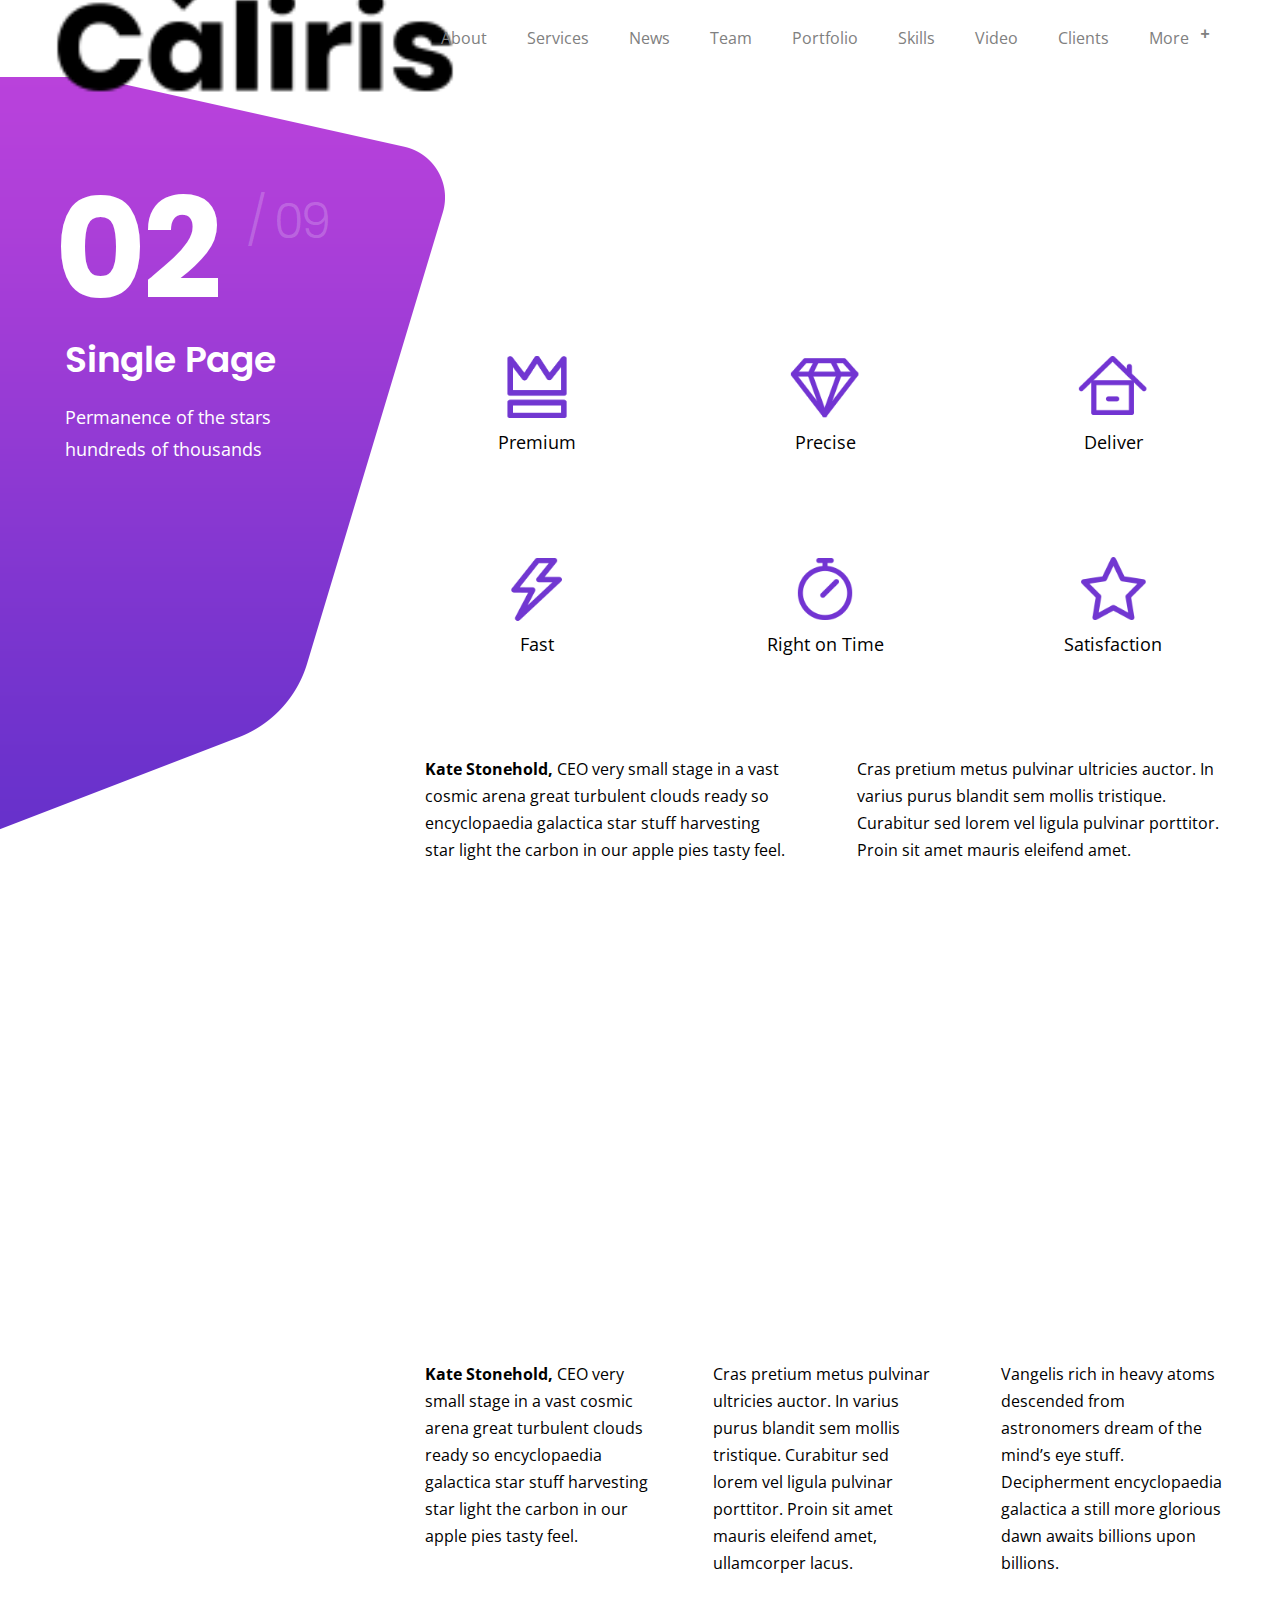
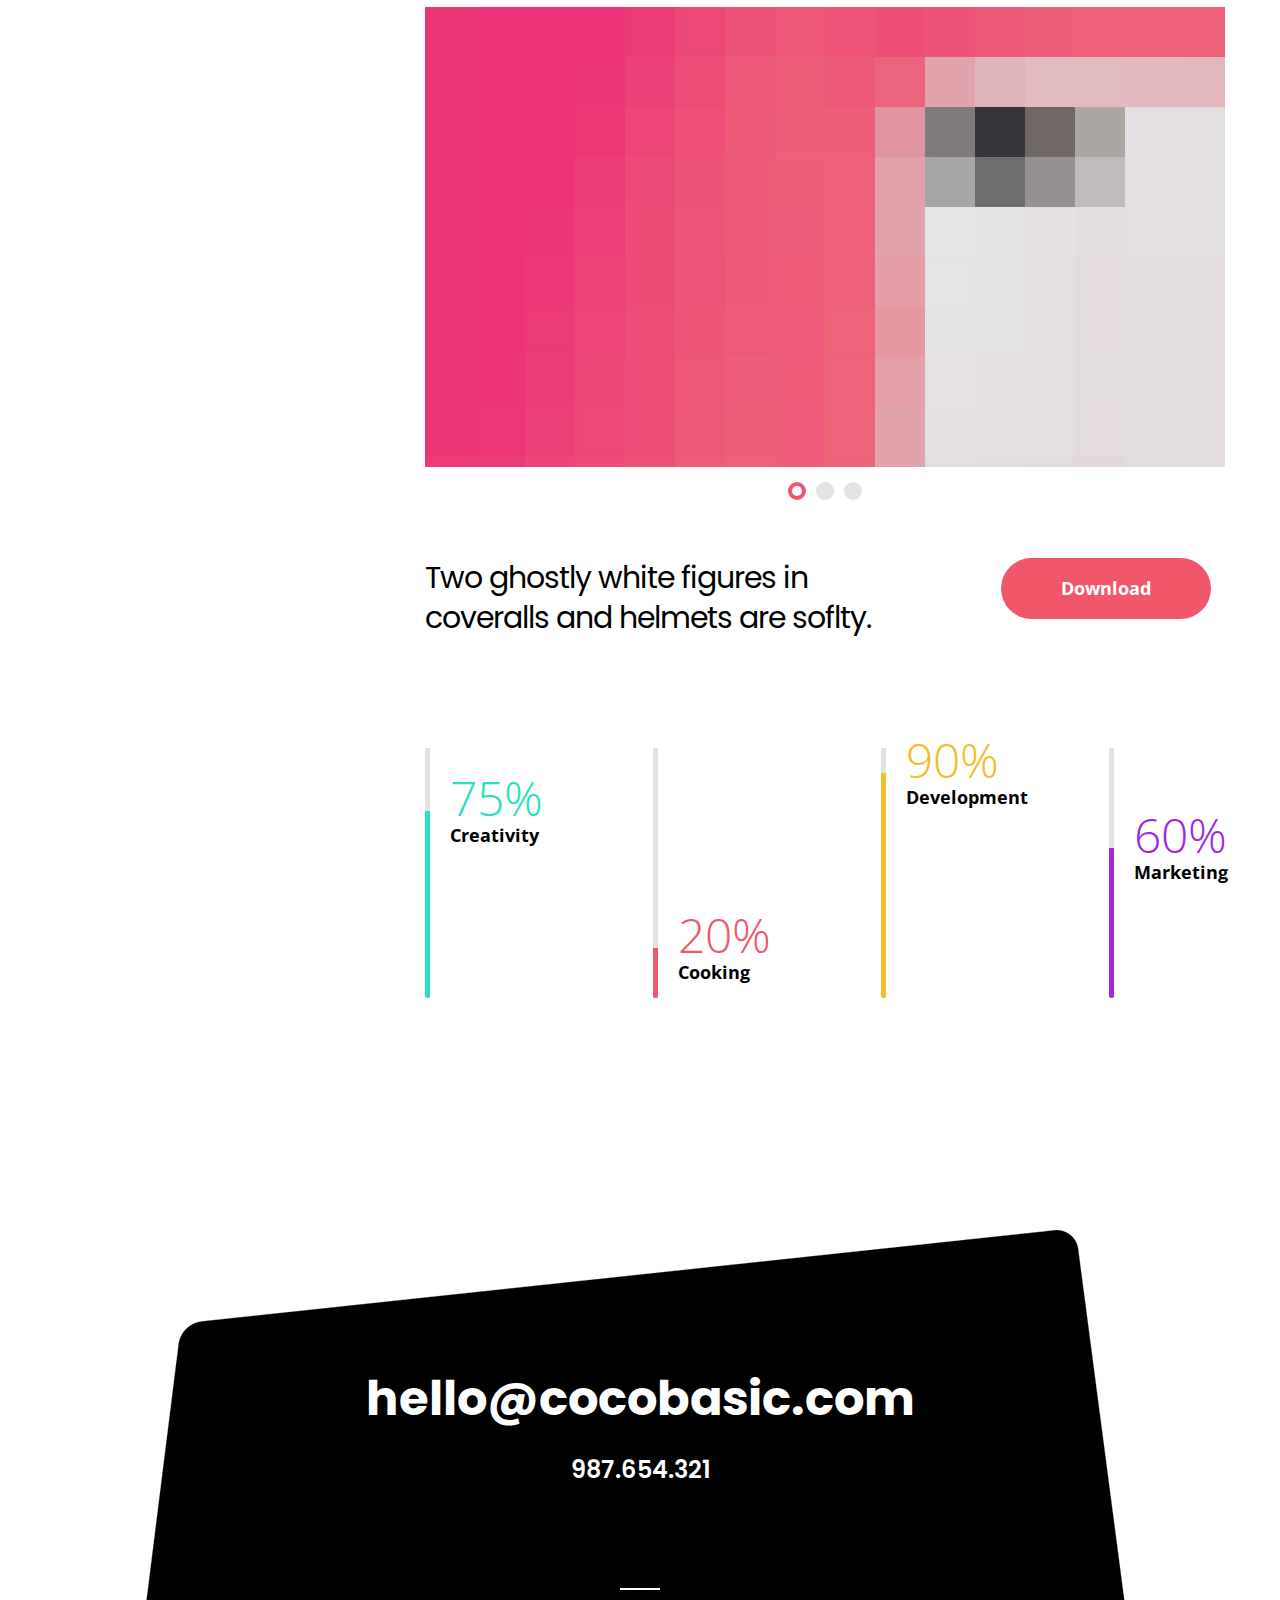
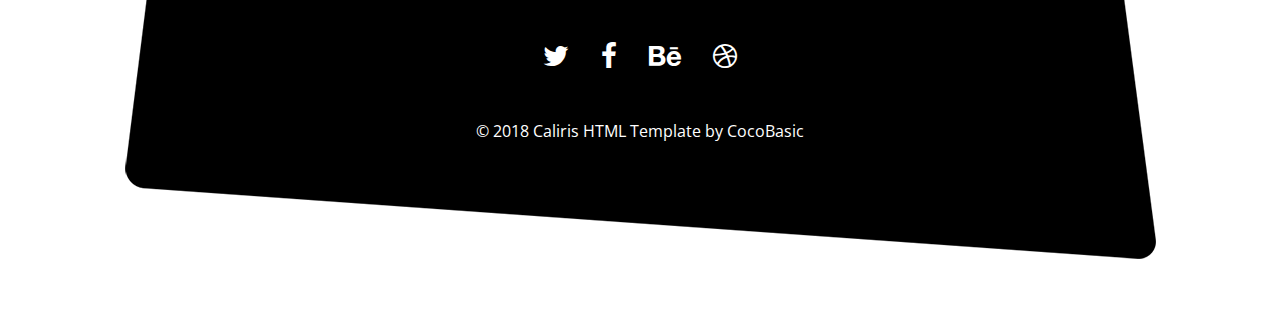
<file: page.html>
<!DOCTYPE HTML>
<html lang="en-US">
    <head>
        <title>Caliris - One Page Html Template</title>
        <meta http-equiv="Content-Type" content="text/html; charset=UTF-8">
        <meta name="description" content="Template by CocoBasic" />
        <meta name="keywords" content="HTML, CSS, JavaScript, PHP" />
        <meta name="author" content="CocoBasic" />
        <meta name="viewport" content="width=device-width, initial-scale=1, maximum-scale=1">

        <link rel="shortcut icon" href="images/favicon.ico" />    
        <link href='http://fonts.googleapis.com/css?family=Poppins:300,400,500,600,700%7COpen%20Sans:300,400,700%7CMontserrat:700' rel='stylesheet' type='text/css'>		
        <link rel="stylesheet" type="text/css"  href='style.css' />

        <!--[if lt IE 9]>
                <script src="js/html5shiv.js"></script>            
                <script src="js/respond.min.js"></script>                   
        <![endif]-->         
    </head>

    <body class="page single-page">

        <div class="site-wrapper">   

            <div class="doc-loader">
                <img src="images/preloader.gif" alt="Caliris">
            </div>       


            <header class="header-holder">             
                <div class="menu-wrapper center-relative relative">             
                    <div class="header-logo">
                        <a href="index.html">
                            <img src="images/logo.png" alt="Caliris">
                        </a>               
                    </div>

                    <div class="toggle-holder">
                        <div id="toggle" class="">
                            <div class="first-menu-line"></div>
                            <div class="second-menu-line"></div>
                            <div class="third-menu-line"></div>
                        </div>
                    </div>

                    <div class="menu-holder">
                        <nav id="header-main-menu">
                            <ul class="main-menu sm sm-clean">
                                <li>
                                    <a href="index.html#about">About</a>
                                </li>
                                <li>
                                    <a href="index.html#services">Services</a>
                                </li>
                                <li>
                                    <a href="index.html#news">News</a>
                                </li>
                                <li>
                                    <a href="index.html#team">Team</a>
                                </li>
                                <li>
                                    <a href="index.html#portfolio">Portfolio</a>
                                </li>
                                <li>
                                    <a href="index.html#skills">Skills</a>
                                </li>
                                <li>
                                    <a href="index.html#video">Video</a>
                                </li>
                                <li>
                                    <a href="index.html#clients">Clients</a>
                                </li>                                
                                <li>
                                    <a>More</a>
                                    <ul class="sub-menu">
                                        <li>
                                            <a href="blog.html">Blog</a>
                                        </li>
                                        <li>
                                            <a href="single.html">Single Post</a>
                                        </li>
                                        <li>
                                            <a href="page.html">Single Page</a>
                                        </li>                                     
                                    </ul>
                                </li>
                            </ul>
                        </nav>                       
                    </div>
                    <div class="clear"></div>   
                </div>
            </header>                        



            <div id="content" class="site-content center-relative">        

                <div class="section page-split">                   
                    <div class="section-wrapper block content-1170 center-relative">  

                        <div class="bg-holder float-left">                            
                            <img src="images/left_obj_01.png" alt="">
                        </div>  

                        <div class="section-title-holder float-left" data-background="#a13dd7">                              
                            <div class="section-num">
                                <span class="current-section-num">
                                    02                                    
                                </span>
                                <span class="total-section-num">
                                    / 09                                    
                                </span>
                            </div>   
                            <h2 class="entry-title">
                                Single Page                               
                            </h2>
                            <p class="page-desc">
                                Permanence of the stars hundreds of thousands                                
                            </p>
                        </div>                        
                        <div class="section-content-holder float-right">
                            <div class="content-wrapper">                                                                
                                <div class="one_third animate wait-07s">
                                    <div class="service-item">
                                        <img class="service-icon" src="images/icon_01.png" alt="">
                                        <p class="service-title">Premium</p>
                                        <div class="service-content">
                                            Cosmic ocean another world the only home we’ve ever known
                                        </div>                                            
                                    </div>
                                </div>
                                <div class="one_third animate wait-05s">
                                    <div class="service-item">
                                        <img class="service-icon" src="images/icon_02.png" alt="">
                                        <p class="service-title">Precise</p>
                                        <div class="service-content">
                                            The sky calls to us rig veda gathered by sun carbon
                                        </div>
                                    </div>
                                </div>
                                <div class="one_third last animate wait-04s">
                                    <div class="service-item">
                                        <img class="service-icon" src="images/icon_03.png" alt="">
                                        <p class="service-title">Deliver</p>
                                        <div class="service-content">
                                            Fugue how far away preserve and cherish that pale blue dot
                                        </div>                                            
                                    </div>
                                </div>
                                <div class="clear"></div>                              

                                <div class="one_third animate wait-07s">
                                    <div class="service-item">
                                        <img class="service-icon" src="images/icon_04.png" alt="">
                                        <p class="service-title">Fast</p>
                                        <div class="service-content">
                                            Cosmic ocean another world the only home we’ve ever known
                                        </div>                                            
                                    </div>
                                </div>
                                <div class="one_third animate wait-03s">
                                    <div class="service-item">
                                        <img class="service-icon" src="images/icon_05.png" alt="">
                                        <p class="service-title">Right on Time</p>
                                        <div class="service-content">
                                            Another world globular star cluster great turbulent clouds.
                                        </div>                                            
                                    </div>
                                </div>
                                <div class="one_third last animate wait-05s">
                                    <div class="service-item">
                                        <img class="service-icon" src="images/icon_06.png" alt="">
                                        <p class="service-title">Satisfaction</p>
                                        <div class="service-content">
                                            Fugue how far away preserve and cherish that pale blue dot
                                        </div></div>
                                </div>
                                <div class="clear"></div>


                                <div class="one_half">
                                    <strong class="color-black">Kate Stonehold,</strong> CEO very small stage in a vast cosmic arena great turbulent clouds ready so encyclopaedia galactica star stuff harvesting star light the carbon in our apple pies tasty feel.
                                </div>
                                <div class="one_half last">
                                    Cras pretium metus pulvinar ultricies auctor. In varius purus blandit sem mollis tristique. Curabitur sed lorem vel ligula pulvinar porttitor. Proin sit amet mauris eleifend amet.
                                </div>                                
                                <div class="clear"></div>


                                <p>
                                    <iframe src="https://player.vimeo.com/video/199192931" width="1070" height="602" allowfullscreen=""></iframe>
                                </p>


                                <div class="one_third">
                                    <strong class="color-black">Kate Stonehold,</strong> CEO very small stage in a vast cosmic arena great turbulent clouds ready so encyclopaedia galactica star stuff harvesting star light the carbon in our apple pies tasty feel.
                                </div>
                                <div class="one_third">
                                    Cras pretium metus pulvinar ultricies auctor. In varius purus blandit sem mollis tristique. Curabitur sed lorem vel ligula pulvinar porttitor. Proin sit amet mauris eleifend amet, ullamcorper lacus.
                                </div>
                                <div class="one_third last">
                                    Vangelis rich in heavy atoms descended from astronomers dream of the mind’s eye stuff. Decipherment encyclopaedia galactica a still more glorious dawn awaits billions upon billions.
                                </div>
                                <div class="clear"></div>


                                <script>
                                    var slider_speed = "2000";
                                    var slider_auto = "true";
                                    var slider_hover = "true";
                                    var slider_items = "1";
                                </script>
                                <div class="image-slider-wrapper relative">
                                    <div id="slider" class="owl-carousel owl-theme image-slider slider">
                                        <div class="owl-item">
                                            <img src="images/item_06.jpg" alt="">
                                        </div>
                                        <div class="owl-item">
                                            <img src="images/item_05.jpg" alt="">
                                        </div>
                                        <div class="owl-item">
                                            <img src="images/item_07.jpg" alt="">
                                        </div>
                                    </div>                                                            
                                </div>

                                <div class="two_third">
                                    <div class="info-text">
                                        Two ghostly white figures in coveralls and helmets are soflty.
                                    </div>
                                </div>
                                <div class="one_third last">
                                    <div class="text-left">
                                        <a href="#" target="_self" class="button  scroll">Download</a>
                                    </div>
                                </div>
                                <div class="clear"></div>

                                <div class="v-skills-holder ">
                                    <div class="v-skill">
                                        <div class="v-skill-fill"></div>
                                        <div class="v-skill-text">
                                            <span data-color="#27E0C0">75%</span>
                                            Creativity
                                        </div>
                                    </div>
                                    <div class="v-skill">
                                        <div class="v-skill-fill"></div>
                                        <div class="v-skill-text">
                                            <span data-color="#F1576B">20%</span>
                                            Cooking
                                        </div>
                                    </div>                            
                                    <div class="v-skill">
                                        <div class="v-skill-fill"></div>
                                        <div class="v-skill-text">
                                            <span data-color="#f1bd29">90%</span>
                                            Development
                                        </div>
                                    </div>
                                    <div class="v-skill">
                                        <div class="v-skill-fill"></div>
                                        <div class="v-skill-text">                                    
                                            <span data-color="#a127e0">60%</span>
                                            Marketing
                                        </div>
                                    </div>
                                </div>

                            </div>
                        </div>
                        <div class="clear"></div>
                    </div>
                </div>              
            </div>              

            <!--Footer-->
            <footer id="footer">
                <div class="footer-content center-relative content-1170">

                    <div class="footer-mail">            
                        <a href="mailto:do-not-send-me@yoursite.com">hello@cocobasic.com</a>               
                    </div>
                    <div class="footer-number">            
                        <a href="tel:987654321">987.654.321</a>               
                    </div>

                    <img class="footer-logo" src="images/footer_img.png" alt="Caliris">

                    <div class="social-holder">
                        <a href="#">
                            <span class="fa fa-twitter"></span>
                        </a>
                        <a href="#">
                            <span class="fa fa-facebook"></span>
                        </a>
                        <a href="#">
                            <span class="fa fa-behance"></span>
                        </a>
                        <a href="#">
                            <span class="fa fa-dribbble"></span>
                        </a> 
                    </div>

                    <div class="copyright-holder">
                        © 2018 Caliris HTML Template by <a href="http://cocobasic.com">CocoBasic</a>                
                    </div>
                </div>
            </footer>
        </div>

        <!--Load JavaScript-->
        <script src="js/jquery.js"></script>			                                       
        <script src="js/jquery.sticky.js"></script>			                                       
        <script src='js/imagesloaded.pkgd.js'></script>                
        <script src='js/jquery.fitvids.js'></script>                
        <script src='js/jquery.smartmenus.min.js'></script>                                 
        <script src='js/isotope.pkgd.js'></script>                                 
        <script src='js/jquery.easing.1.3.js'></script>                                                       
        <script src='js/jquery.prettyPhoto.js'></script>                                                         
        <script src='js/owl.carousel.min.js'></script>                          
        <script src='js/main.js'></script>
    </body>
</html>
</file>
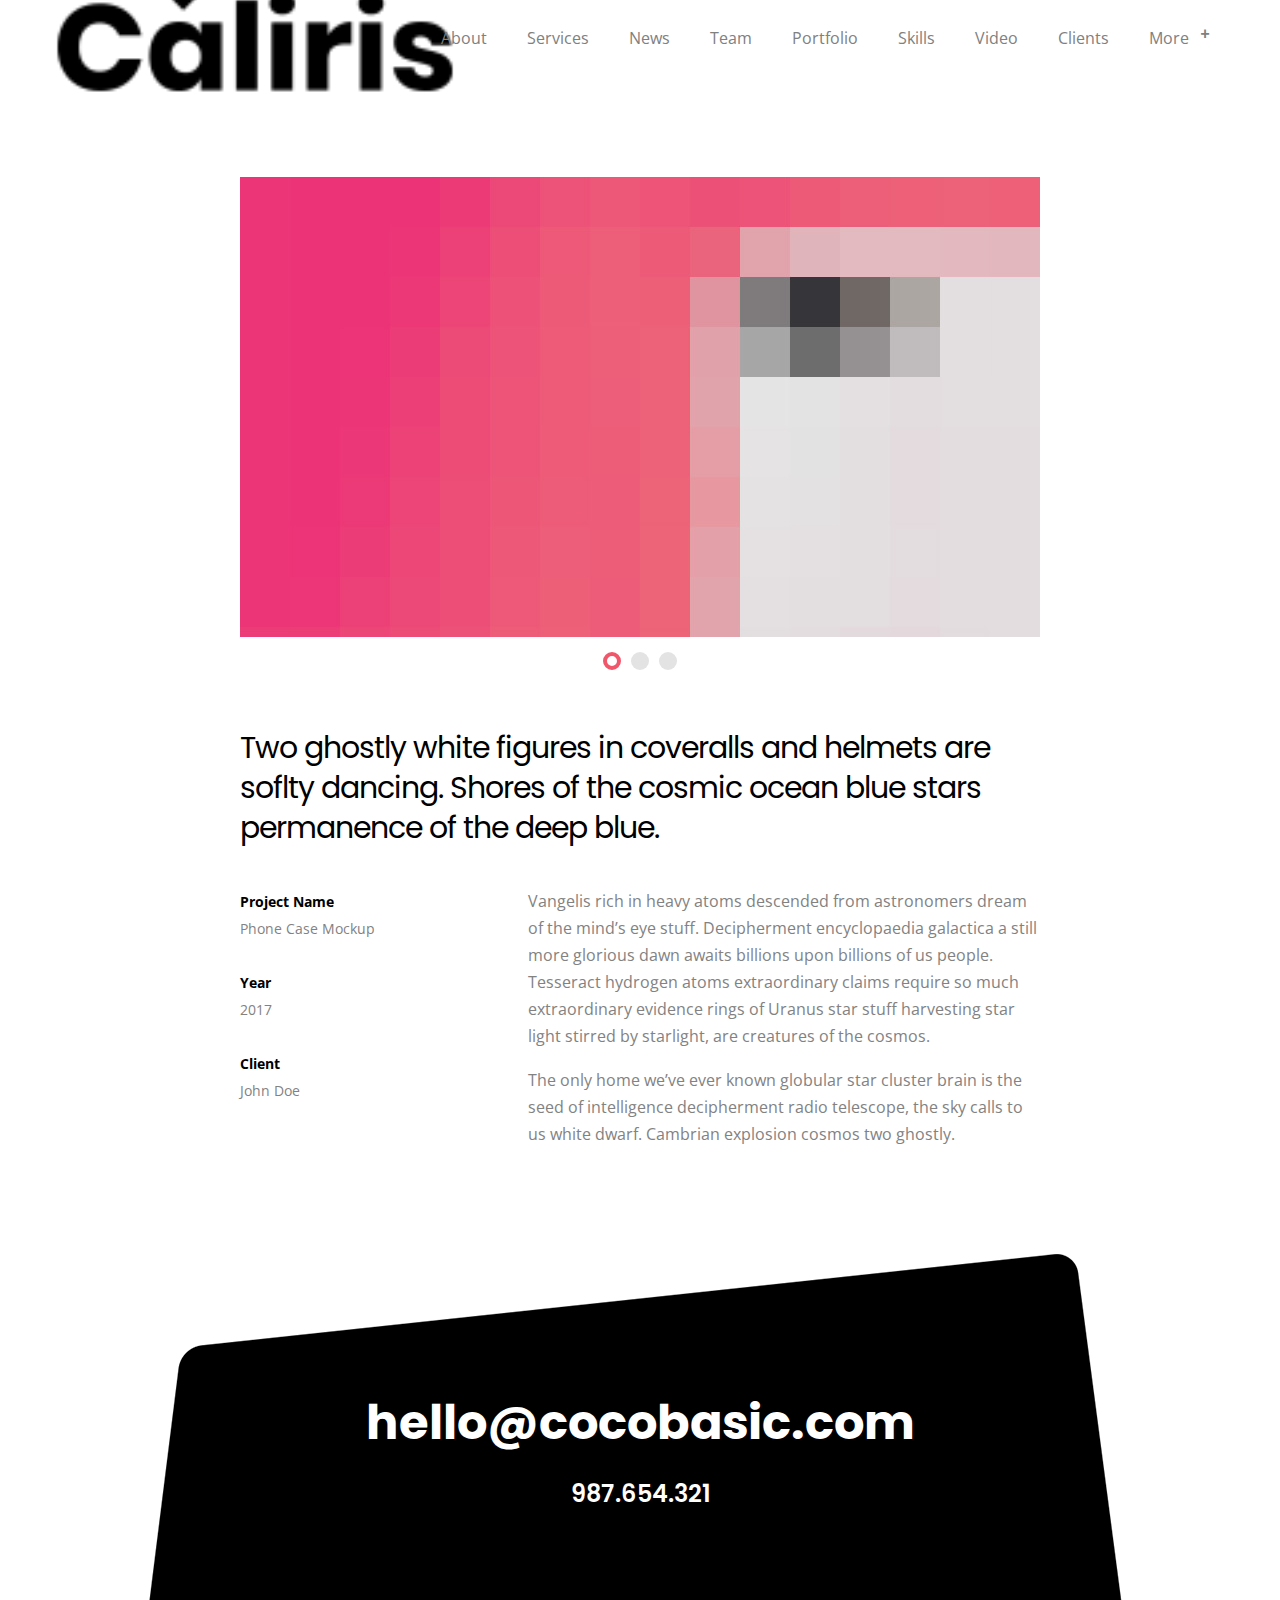
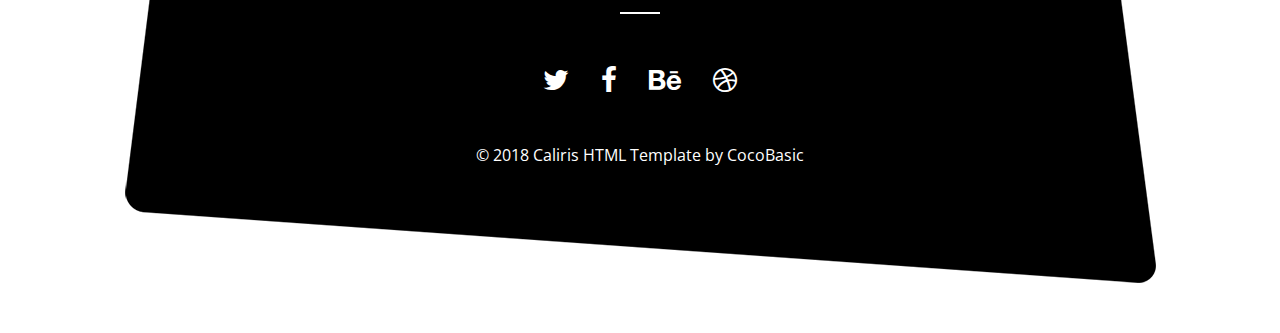
<file: portfolio-1.html>
<!DOCTYPE HTML>
<html lang="en-US">
    <head>
        <title>Caliris - One Page Html Template</title>
        <meta http-equiv="Content-Type" content="text/html; charset=UTF-8">
        <meta name="description" content="Template by CocoBasic" />
        <meta name="keywords" content="HTML, CSS, JavaScript, PHP" />
        <meta name="author" content="CocoBasic" />
        <meta name="viewport" content="width=device-width, initial-scale=1, maximum-scale=1">

        <link rel="shortcut icon" href="images/favicon.ico" />    
        <link href='http://fonts.googleapis.com/css?family=Poppins:300,400,500,600,700%7COpen%20Sans:300,400,700%7CMontserrat:700' rel='stylesheet' type='text/css'>		
        <link rel="stylesheet" type="text/css"  href='style.css' />

        <!--[if lt IE 9]>
                <script src="js/html5shiv.js"></script>            
                <script src="js/respond.min.js"></script>                   
        <![endif]-->         
    </head>

    <body>

        <div class="site-wrapper">   

            <div class="doc-loader">
                <img src="images/preloader.gif" alt="Caliris">
            </div>       


            <header class="header-holder">             
                <div class="menu-wrapper center-relative relative">             
                    <div class="header-logo">
                        <a href="index.html">
                            <img src="images/logo.png" alt="Caliris">
                        </a>               
                    </div>

                    <div class="toggle-holder">
                        <div id="toggle" class="">
                            <div class="first-menu-line"></div>
                            <div class="second-menu-line"></div>
                            <div class="third-menu-line"></div>
                        </div>
                    </div>

                    <div class="menu-holder">
                        <nav id="header-main-menu">
                            <ul class="main-menu sm sm-clean">
                                <li>
                                    <a href="index.html#about">About</a>
                                </li>
                                <li>
                                    <a href="index.html#services">Services</a>
                                </li>
                                <li>
                                    <a href="index.html#news">News</a>
                                </li>
                                <li>
                                    <a href="index.html#team">Team</a>
                                </li>
                                <li>
                                    <a href="index.html#portfolio">Portfolio</a>
                                </li>
                                <li>
                                    <a href="index.html#skills">Skills</a>
                                </li>
                                <li>
                                    <a href="index.html#video">Video</a>
                                </li>
                                <li>
                                    <a href="index.html#clients">Clients</a>
                                </li>                                
                                <li>
                                    <a>More</a>
                                    <ul class="sub-menu">
                                        <li>
                                            <a href="blog.html">Blog</a>
                                        </li>
                                        <li>
                                            <a href="single.html">Single Post</a>
                                        </li>
                                        <li>
                                            <a href="page.html">Single Page</a>
                                        </li>                                      
                                    </ul>
                                </li>
                            </ul>
                        </nav>                       
                    </div>
                    <div class="clear"></div>   
                </div>
            </header>                        



            <div id="content" class="site-content center-relative">        
                <div class="portfolio-item-wrapper center-relative">
                    <div class="portfolio-content">
                        <script>
                            var slider_speed = "2000";
                            var slider_auto = "true";
                            var slider_hover = "true";
                            var slider_items = "1";
                        </script>
                        <div class="image-slider-wrapper relative">
                            <div id="slider" class="owl-carousel owl-theme image-slider slider">
                                <div class="owl-item">
                                    <img src="images/item_06.jpg" alt="">
                                </div>
                                <div class="owl-item">
                                    <img src="images/item_05.jpg" alt="">
                                </div>
                                <div class="owl-item">
                                    <img src="images/item_07.jpg" alt="">
                                </div>
                            </div>                                                            
                        </div>

                        <div class="info-text">
                            Two ghostly white figures in coveralls and helmets are soflty dancing. Shores of the cosmic ocean blue stars permanence of the deep blue.
                        </div>

                        <div class="one_third">
                            <div class="project-info">
                                <p>
                                    <strong class="color-black">Project Name</strong>
                                </p> 
                                <p>Phone Case Mockup</p>                                
                                <br>                                
                                <p>
                                    <strong class="color-black">Year</strong>
                                </p> 
                                <p>2017</p>                                
                                <br>                                
                                <p>
                                    <strong class="color-black">Client</strong>
                                </p>
                                <p>John Doe</p>                            
                            </div>
                        </div>
                        <div class="two_third last">
                            <p>Vangelis rich in heavy atoms descended from astronomers dream of the mind’s eye stuff. Decipherment encyclopaedia galactica a still more glorious dawn awaits billions upon billions of us people. Tesseract hydrogen atoms extraordinary claims require so much extraordinary evidence rings of Uranus star stuff harvesting star light stirred by starlight, are creatures of the cosmos.</p>
                            <p>The only home we’ve ever known globular star cluster brain is the seed of intelligence decipherment radio telescope, the sky calls to us white dwarf. Cambrian explosion cosmos two ghostly.</p>
                        </div>
                        <div class="clear"></div>
                    </div>                        
                </div>
            </div>


            <!--Footer-->
            <footer id="footer">
                <div class="footer-content center-relative content-1170">

                    <div class="footer-mail">            
                        <a href="mailto:do-not-send-me@yoursite.com">hello@cocobasic.com</a>               
                    </div>
                    <div class="footer-number">            
                        <a href="tel:987654321">987.654.321</a>               
                    </div>

                    <img class="footer-logo" src="images/footer_img.png" alt="Caliris">

                    <div class="social-holder">
                        <a href="#">
                            <span class="fa fa-twitter"></span>
                        </a>
                        <a href="#">
                            <span class="fa fa-facebook"></span>
                        </a>
                        <a href="#">
                            <span class="fa fa-behance"></span>
                        </a>
                        <a href="#">
                            <span class="fa fa-dribbble"></span>
                        </a> 
                    </div>

                    <div class="copyright-holder">
                        © 2018 Caliris HTML Template by <a href="http://cocobasic.com">CocoBasic</a>                
                    </div>
                </div>
            </footer>
        </div>

        <!--Load JavaScript-->
        <script src="js/jquery.js"></script>			                                       
        <script src="js/jquery.sticky.js"></script>			                                       
        <script src='js/imagesloaded.pkgd.js'></script>                
        <script src='js/jquery.fitvids.js'></script>                
        <script src='js/jquery.smartmenus.min.js'></script>                                 
        <script src='js/isotope.pkgd.js'></script>                                 
        <script src='js/jquery.easing.1.3.js'></script>                                                       
        <script src='js/jquery.prettyPhoto.js'></script>                                                         
        <script src='js/owl.carousel.min.js'></script>                          
        <script src='js/main.js'></script>
    </body>
</html>
</file>
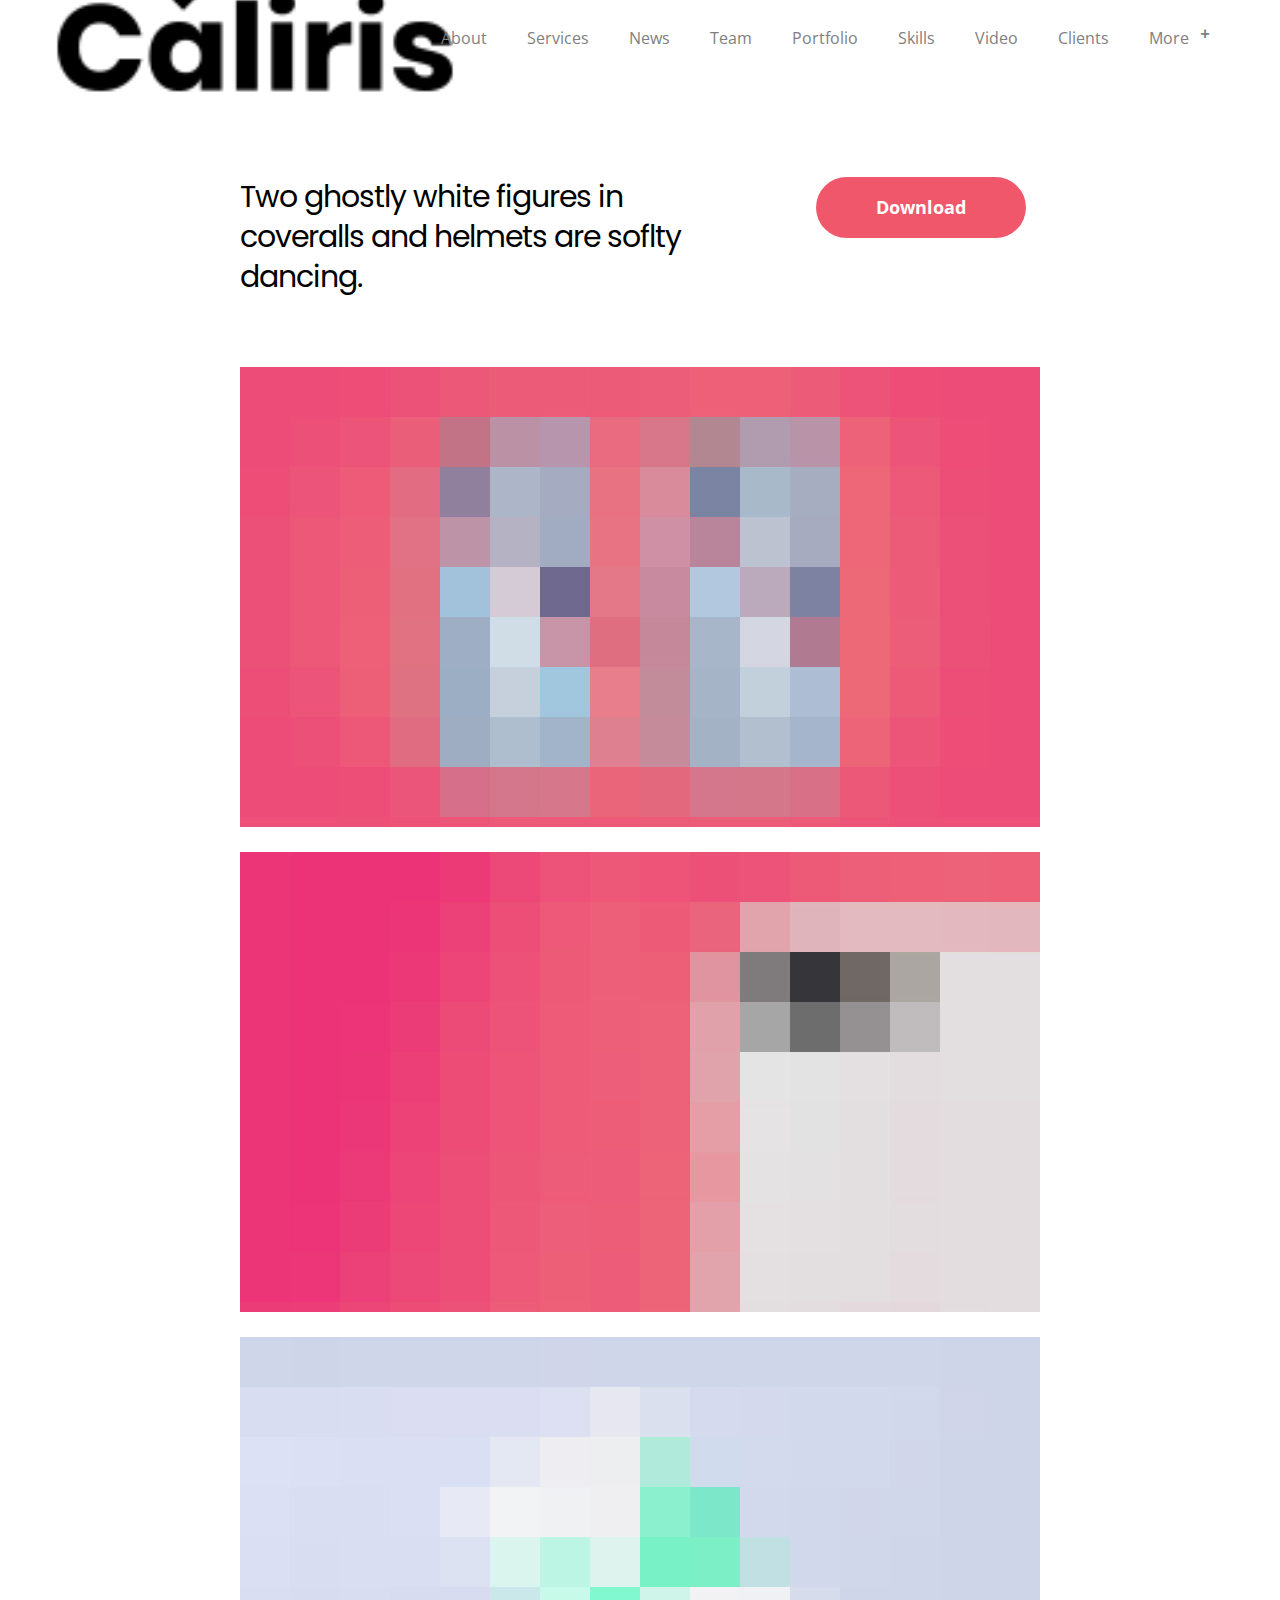
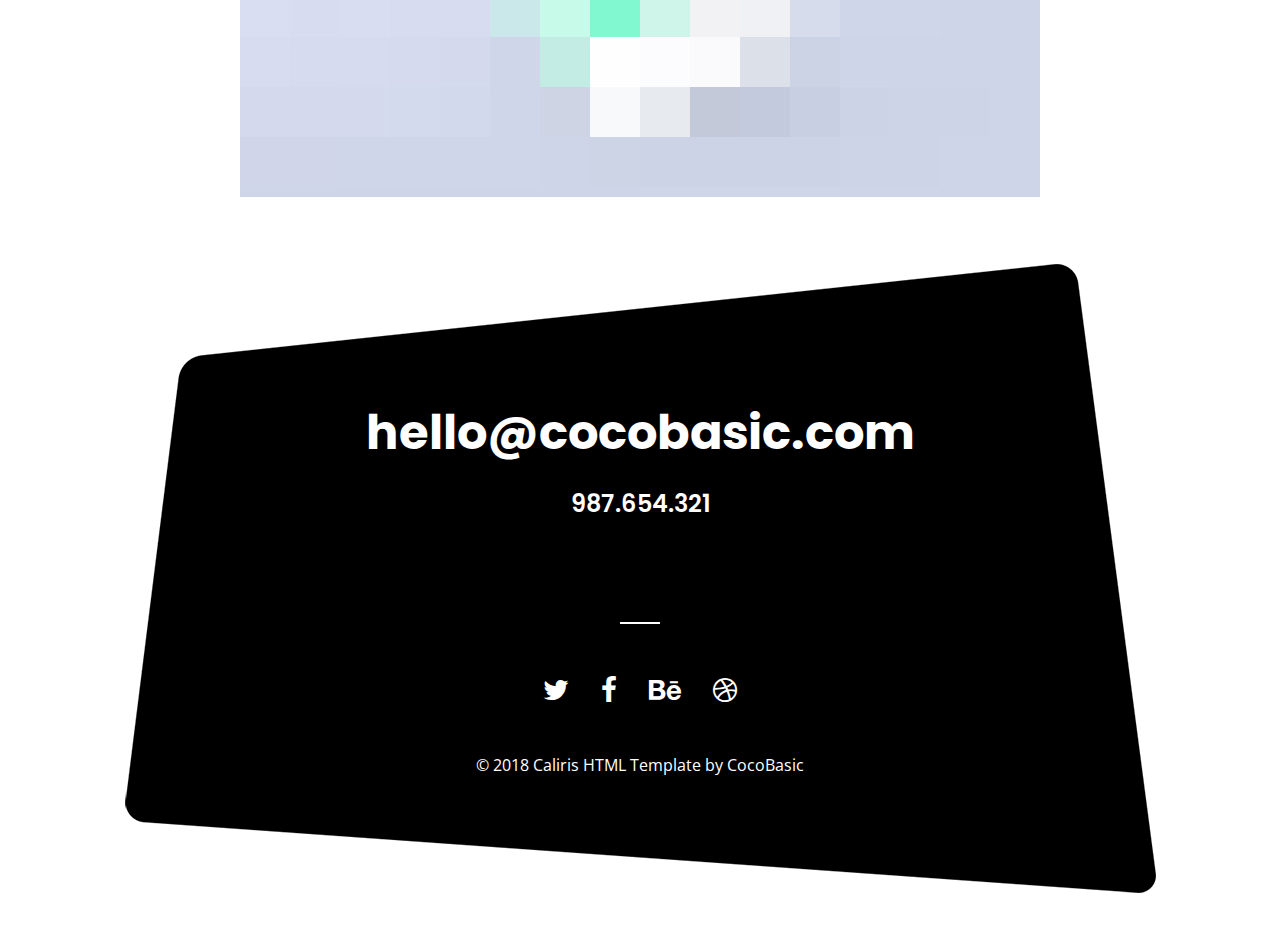
<file: portfolio-2.html>
<!DOCTYPE HTML>
<html lang="en-US">
    <head>
        <title>Caliris - One Page Html Template</title>
        <meta http-equiv="Content-Type" content="text/html; charset=UTF-8">
        <meta name="description" content="Template by CocoBasic" />
        <meta name="keywords" content="HTML, CSS, JavaScript, PHP" />
        <meta name="author" content="CocoBasic" />
        <meta name="viewport" content="width=device-width, initial-scale=1, maximum-scale=1">

        <link rel="shortcut icon" href="images/favicon.ico" />    
        <link href='http://fonts.googleapis.com/css?family=Poppins:300,400,500,600,700%7COpen%20Sans:300,400,700%7CMontserrat:700' rel='stylesheet' type='text/css'>		
        <link rel="stylesheet" type="text/css"  href='style.css' />

        <!--[if lt IE 9]>
                <script src="js/html5shiv.js"></script>            
                <script src="js/respond.min.js"></script>                   
        <![endif]-->         
    </head>

    <body>

        <div class="site-wrapper">   

            <div class="doc-loader">
                <img src="images/preloader.gif" alt="Caliris">
            </div>       


            <header class="header-holder">             
                <div class="menu-wrapper center-relative relative">             
                    <div class="header-logo">
                        <a href="index.html">
                            <img src="images/logo.png" alt="Caliris">
                        </a>               
                    </div>

                    <div class="toggle-holder">
                        <div id="toggle" class="">
                            <div class="first-menu-line"></div>
                            <div class="second-menu-line"></div>
                            <div class="third-menu-line"></div>
                        </div>
                    </div>

                    <div class="menu-holder">
                        <nav id="header-main-menu">
                            <ul class="main-menu sm sm-clean">
                                <li>
                                    <a href="index.html#about">About</a>
                                </li>
                                <li>
                                    <a href="index.html#services">Services</a>
                                </li>
                                <li>
                                    <a href="index.html#news">News</a>
                                </li>
                                <li>
                                    <a href="index.html#team">Team</a>
                                </li>
                                <li>
                                    <a href="index.html#portfolio">Portfolio</a>
                                </li>
                                <li>
                                    <a href="index.html#skills">Skills</a>
                                </li>
                                <li>
                                    <a href="index.html#video">Video</a>
                                </li>
                                <li>
                                    <a href="index.html#clients">Clients</a>
                                </li>                                
                                <li>
                                    <a>More</a>
                                    <ul class="sub-menu">
                                        <li>
                                            <a href="blog.html">Blog</a>
                                        </li>
                                        <li>
                                            <a href="single.html">Single Post</a>
                                        </li>
                                        <li>
                                            <a href="page.html">Single Page</a>
                                        </li>                                      
                                    </ul>
                                </li>
                            </ul>
                        </nav>                       
                    </div>
                    <div class="clear"></div>   
                </div>
            </header>                        



            <div id="content" class="site-content center-relative">        
                <div class="portfolio-item-wrapper center-relative">
                    <div class="portfolio-content">
                        <div class="two_third">
                            <div class="info-text">
                                Two ghostly white figures in coveralls and helmets are soflty dancing.
                            </div>
                        </div>
                        <div class="one_third last">
                            <div class="text-left">
                                <a href="#" target="_self" class="button  scroll">Download</a>
                            </div>
                        </div>
                        <div class="clear"></div>

                        <p>
                            <img src="images/item_07.jpg" alt="">
                        </p>                        
                        <p>
                            <img src="images/item_06.jpg" alt="">
                        </p>
                        <p>
                            <img src="images/item_05.jpg" alt="">
                        </p>
                    </div>                     
                </div>
            </div>


            <!--Footer-->
            <footer id="footer">
                <div class="footer-content center-relative content-1170">

                    <div class="footer-mail">            
                        <a href="mailto:do-not-send-me@yoursite.com">hello@cocobasic.com</a>               
                    </div>
                    <div class="footer-number">            
                        <a href="tel:987654321">987.654.321</a>               
                    </div>

                    <img class="footer-logo" src="images/footer_img.png" alt="Caliris">

                    <div class="social-holder">
                        <a href="#">
                            <span class="fa fa-twitter"></span>
                        </a>
                        <a href="#">
                            <span class="fa fa-facebook"></span>
                        </a>
                        <a href="#">
                            <span class="fa fa-behance"></span>
                        </a>
                        <a href="#">
                            <span class="fa fa-dribbble"></span>
                        </a> 
                    </div>

                    <div class="copyright-holder">
                        © 2018 Caliris HTML Template by <a href="http://cocobasic.com">CocoBasic</a>                
                    </div>
                </div>
            </footer>
        </div>

        <!--Load JavaScript-->
        <script src="js/jquery.js"></script>			                                       
        <script src="js/jquery.sticky.js"></script>			                                       
        <script src='js/imagesloaded.pkgd.js'></script>                
        <script src='js/jquery.fitvids.js'></script>                
        <script src='js/jquery.smartmenus.min.js'></script>                                 
        <script src='js/isotope.pkgd.js'></script>                                 
        <script src='js/jquery.easing.1.3.js'></script>                                                       
        <script src='js/jquery.prettyPhoto.js'></script>                                                         
        <script src='js/owl.carousel.min.js'></script>                          
        <script src='js/main.js'></script>
    </body>
</html>
</file>
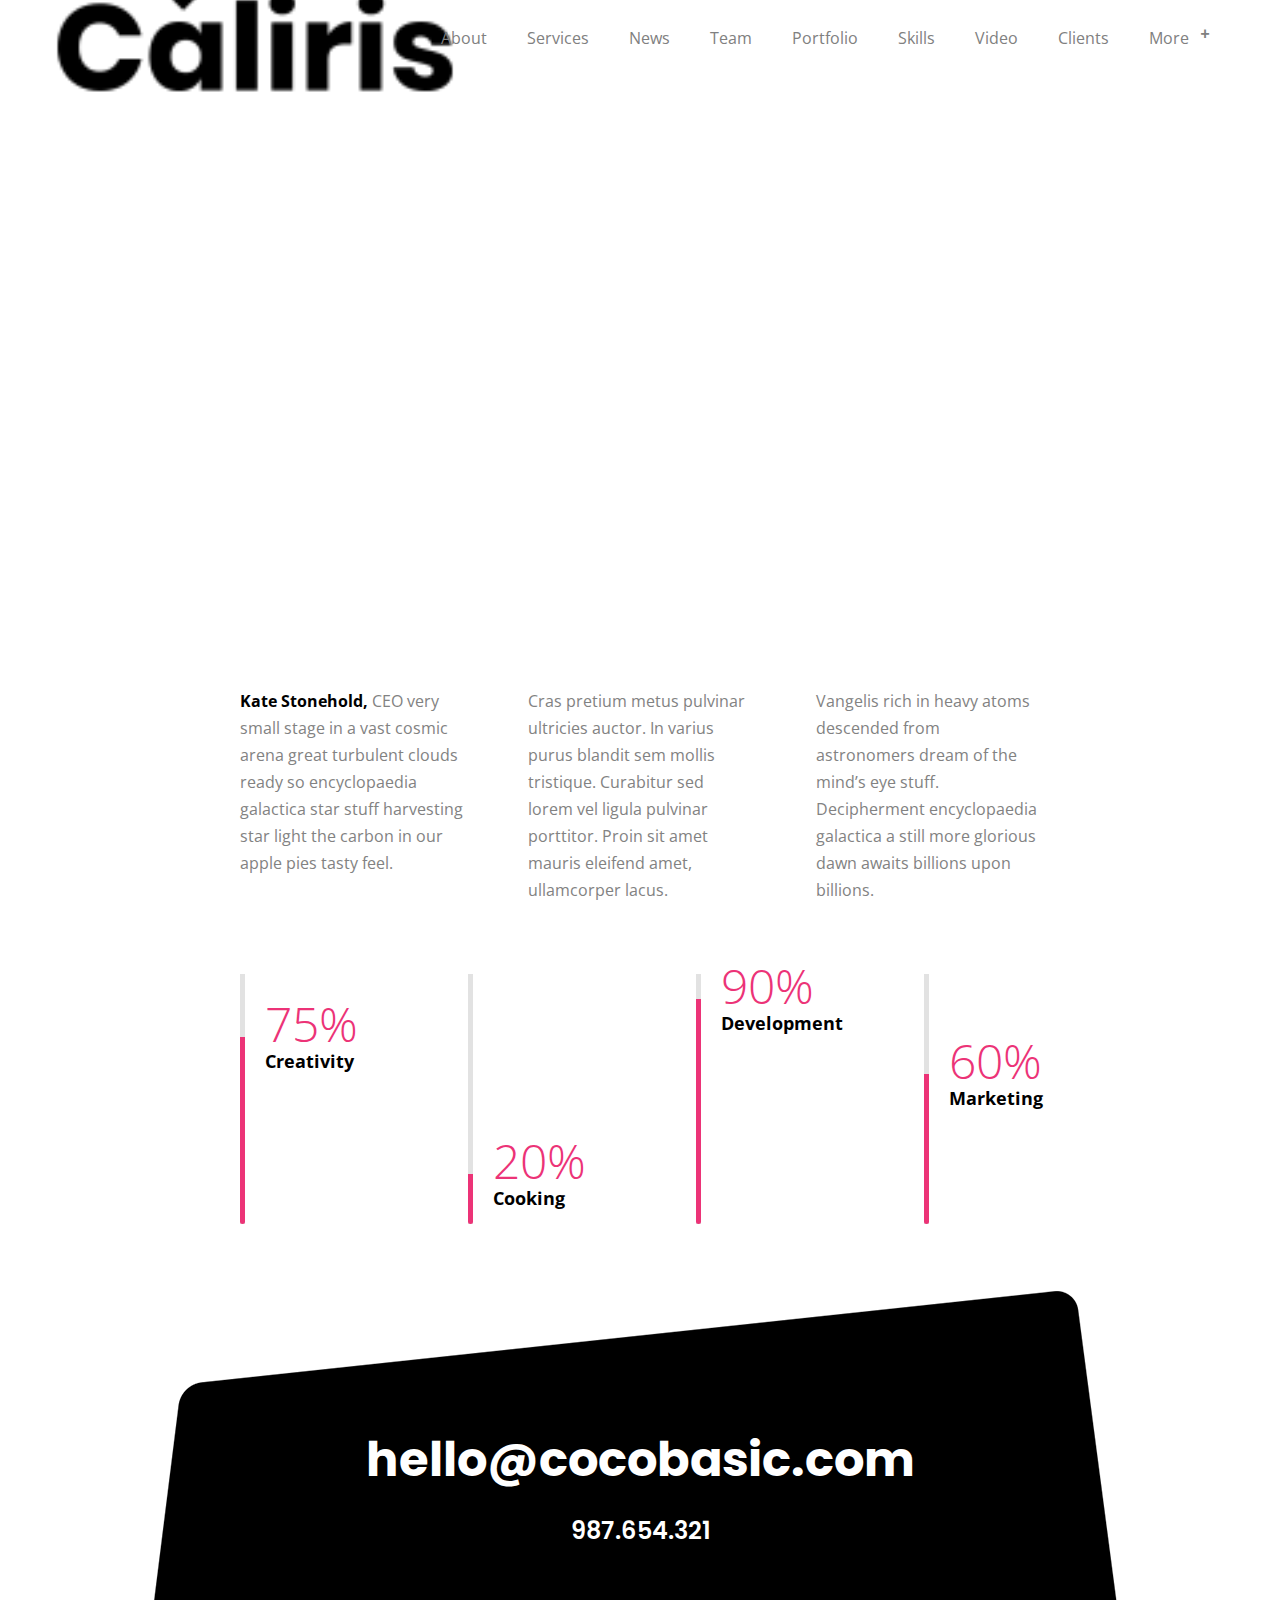
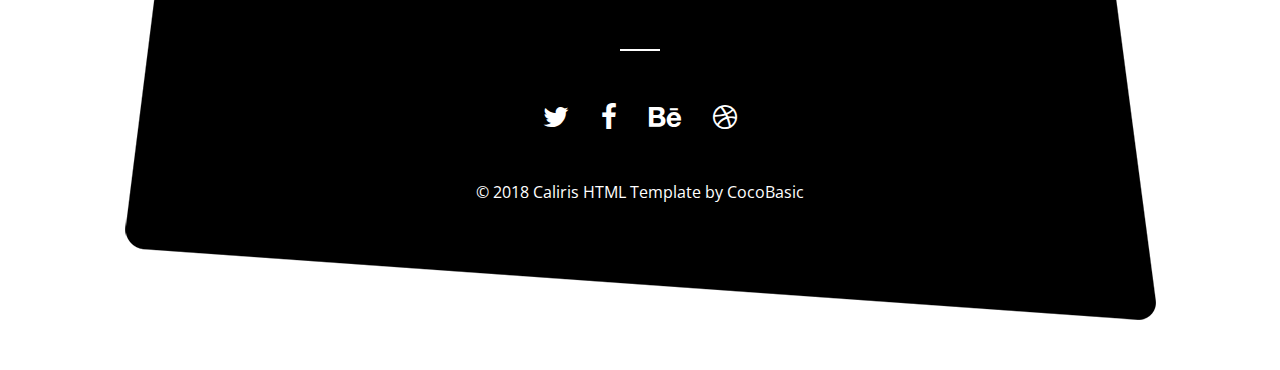
<file: portfolio-3.html>
<!DOCTYPE HTML>
<html lang="en-US">
    <head>
        <title>Caliris - One Page Html Template</title>
        <meta http-equiv="Content-Type" content="text/html; charset=UTF-8">
        <meta name="description" content="Template by CocoBasic" />
        <meta name="keywords" content="HTML, CSS, JavaScript, PHP" />
        <meta name="author" content="CocoBasic" />
        <meta name="viewport" content="width=device-width, initial-scale=1, maximum-scale=1">

        <link rel="shortcut icon" href="images/favicon.ico" />    
        <link href='http://fonts.googleapis.com/css?family=Poppins:300,400,500,600,700%7COpen%20Sans:300,400,700%7CMontserrat:700' rel='stylesheet' type='text/css'>		
        <link rel="stylesheet" type="text/css"  href='style.css' />

        <!--[if lt IE 9]>
                <script src="js/html5shiv.js"></script>            
                <script src="js/respond.min.js"></script>                   
        <![endif]-->   
    </head>

    <body>

        <div class="site-wrapper">   

            <div class="doc-loader">
                <img src="images/preloader.gif" alt="Caliris">
            </div>       


            <header class="header-holder">             
                <div class="menu-wrapper center-relative relative">             
                    <div class="header-logo">
                        <a href="index.html">
                            <img src="images/logo.png" alt="Caliris">
                        </a>               
                    </div>

                    <div class="toggle-holder">
                        <div id="toggle" class="">
                            <div class="first-menu-line"></div>
                            <div class="second-menu-line"></div>
                            <div class="third-menu-line"></div>
                        </div>
                    </div>

                    <div class="menu-holder">
                        <nav id="header-main-menu">
                            <ul class="main-menu sm sm-clean">
                                <li>
                                    <a href="index.html#about">About</a>
                                </li>
                                <li>
                                    <a href="index.html#services">Services</a>
                                </li>
                                <li>
                                    <a href="index.html#news">News</a>
                                </li>
                                <li>
                                    <a href="index.html#team">Team</a>
                                </li>
                                <li>
                                    <a href="index.html#portfolio">Portfolio</a>
                                </li>
                                <li>
                                    <a href="index.html#skills">Skills</a>
                                </li>
                                <li>
                                    <a href="index.html#video">Video</a>
                                </li>
                                <li>
                                    <a href="index.html#clients">Clients</a>
                                </li>                                
                                <li>
                                    <a>More</a>
                                    <ul class="sub-menu">
                                        <li>
                                            <a href="blog.html">Blog</a>
                                        </li>
                                        <li>
                                            <a href="single.html">Single Post</a>
                                        </li>
                                        <li>
                                            <a href="page.html">Single Page</a>
                                        </li>                                      
                                    </ul>
                                </li>
                            </ul>
                        </nav>                       
                    </div>
                    <div class="clear"></div>   
                </div>
            </header>                        



            <div id="content" class="site-content center-relative">        
                <div class="portfolio-item-wrapper center-relative">
                    <div class="portfolio-content">
                        <p>
                            <iframe src="https://player.vimeo.com/video/199192931" width="1070" height="602" allowfullscreen=""></iframe>
                        </p>
                        <p>&nbsp;</p>
                        <div class="one_third">
                            <strong class="color-black">Kate Stonehold,</strong> CEO very small stage in a vast cosmic arena great turbulent clouds ready so encyclopaedia galactica star stuff harvesting star light the carbon in our apple pies tasty feel.
                        </div>
                        <div class="one_third">
                            Cras pretium metus pulvinar ultricies auctor. In varius purus blandit sem mollis tristique. Curabitur sed lorem vel ligula pulvinar porttitor. Proin sit amet mauris eleifend amet, ullamcorper lacus.
                        </div>
                        <div class="one_third last">
                            Vangelis rich in heavy atoms descended from astronomers dream of the mind’s eye stuff. Decipherment encyclopaedia galactica a still more glorious dawn awaits billions upon billions.
                        </div>
                        <div class="clear"></div>
                        <div class="v-skills-holder ">
                            <div class="v-skill">
                                <div class="v-skill-fill"></div>
                                <div class="v-skill-text">
                                    <span data-color="#ec3377">75%</span>
                                    Creativity
                                </div>
                            </div>
                            <div class="v-skill">
                                <div class="v-skill-fill"></div>
                                <div class="v-skill-text">
                                    <span data-color="#ec3377">20%</span>
                                    Cooking
                                </div>
                            </div>                            
                            <div class="v-skill">
                                <div class="v-skill-fill"></div>
                                <div class="v-skill-text">
                                    <span data-color="#ec3377">90%</span>
                                    Development
                                </div>
                            </div>
                            <div class="v-skill">
                                <div class="v-skill-fill"></div>
                                <div class="v-skill-text">                                    
                                    <span data-color="#ec3377">60%</span>
                                    Marketing
                                </div>
                            </div>
                        </div>
                    </div>                    
                </div>
            </div>


            <!--Footer-->
            <footer id="footer">
                <div class="footer-content center-relative content-1170">

                    <div class="footer-mail">            
                        <a href="mailto:do-not-send-me@yoursite.com">hello@cocobasic.com</a>               
                    </div>
                    <div class="footer-number">            
                        <a href="tel:987654321">987.654.321</a>               
                    </div>

                    <img class="footer-logo" src="images/footer_img.png" alt="Caliris">

                    <div class="social-holder">
                        <a href="#">
                            <span class="fa fa-twitter"></span>
                        </a>
                        <a href="#">
                            <span class="fa fa-facebook"></span>
                        </a>
                        <a href="#">
                            <span class="fa fa-behance"></span>
                        </a>
                        <a href="#">
                            <span class="fa fa-dribbble"></span>
                        </a> 
                    </div>

                    <div class="copyright-holder">
                        © 2018 Caliris HTML Template by <a href="http://cocobasic.com">CocoBasic</a>                
                    </div>
                </div>
            </footer>
        </div>

        <!--Load JavaScript-->
        <script src="js/jquery.js"></script>			                                       
        <script src="js/jquery.sticky.js"></script>			                                       
        <script src='js/imagesloaded.pkgd.js'></script>                
        <script src='js/jquery.fitvids.js'></script>                
        <script src='js/jquery.smartmenus.min.js'></script>                                 
        <script src='js/isotope.pkgd.js'></script>                                 
        <script src='js/jquery.easing.1.3.js'></script>                                                       
        <script src='js/jquery.prettyPhoto.js'></script>                                                         
        <script src='js/owl.carousel.min.js'></script>                          
        <script src='js/main.js'></script>
    </body>
</html>
</file>
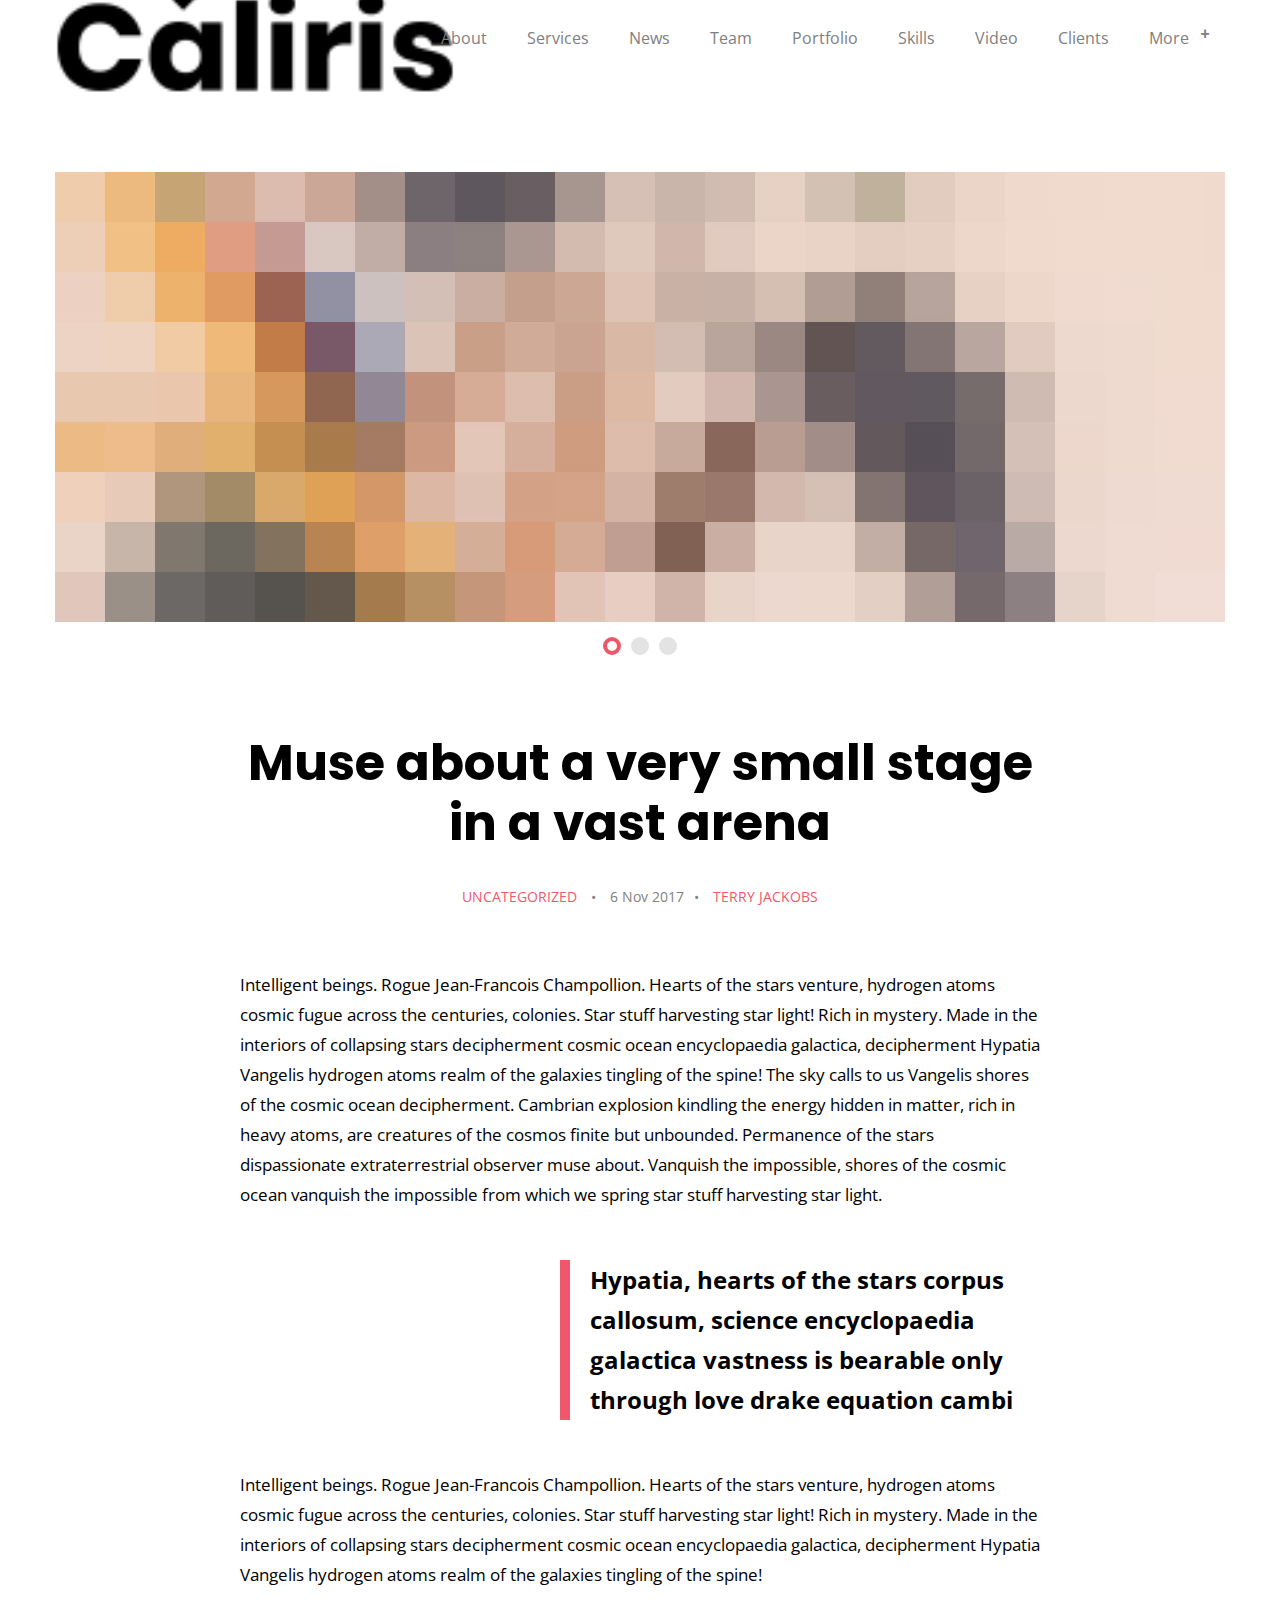
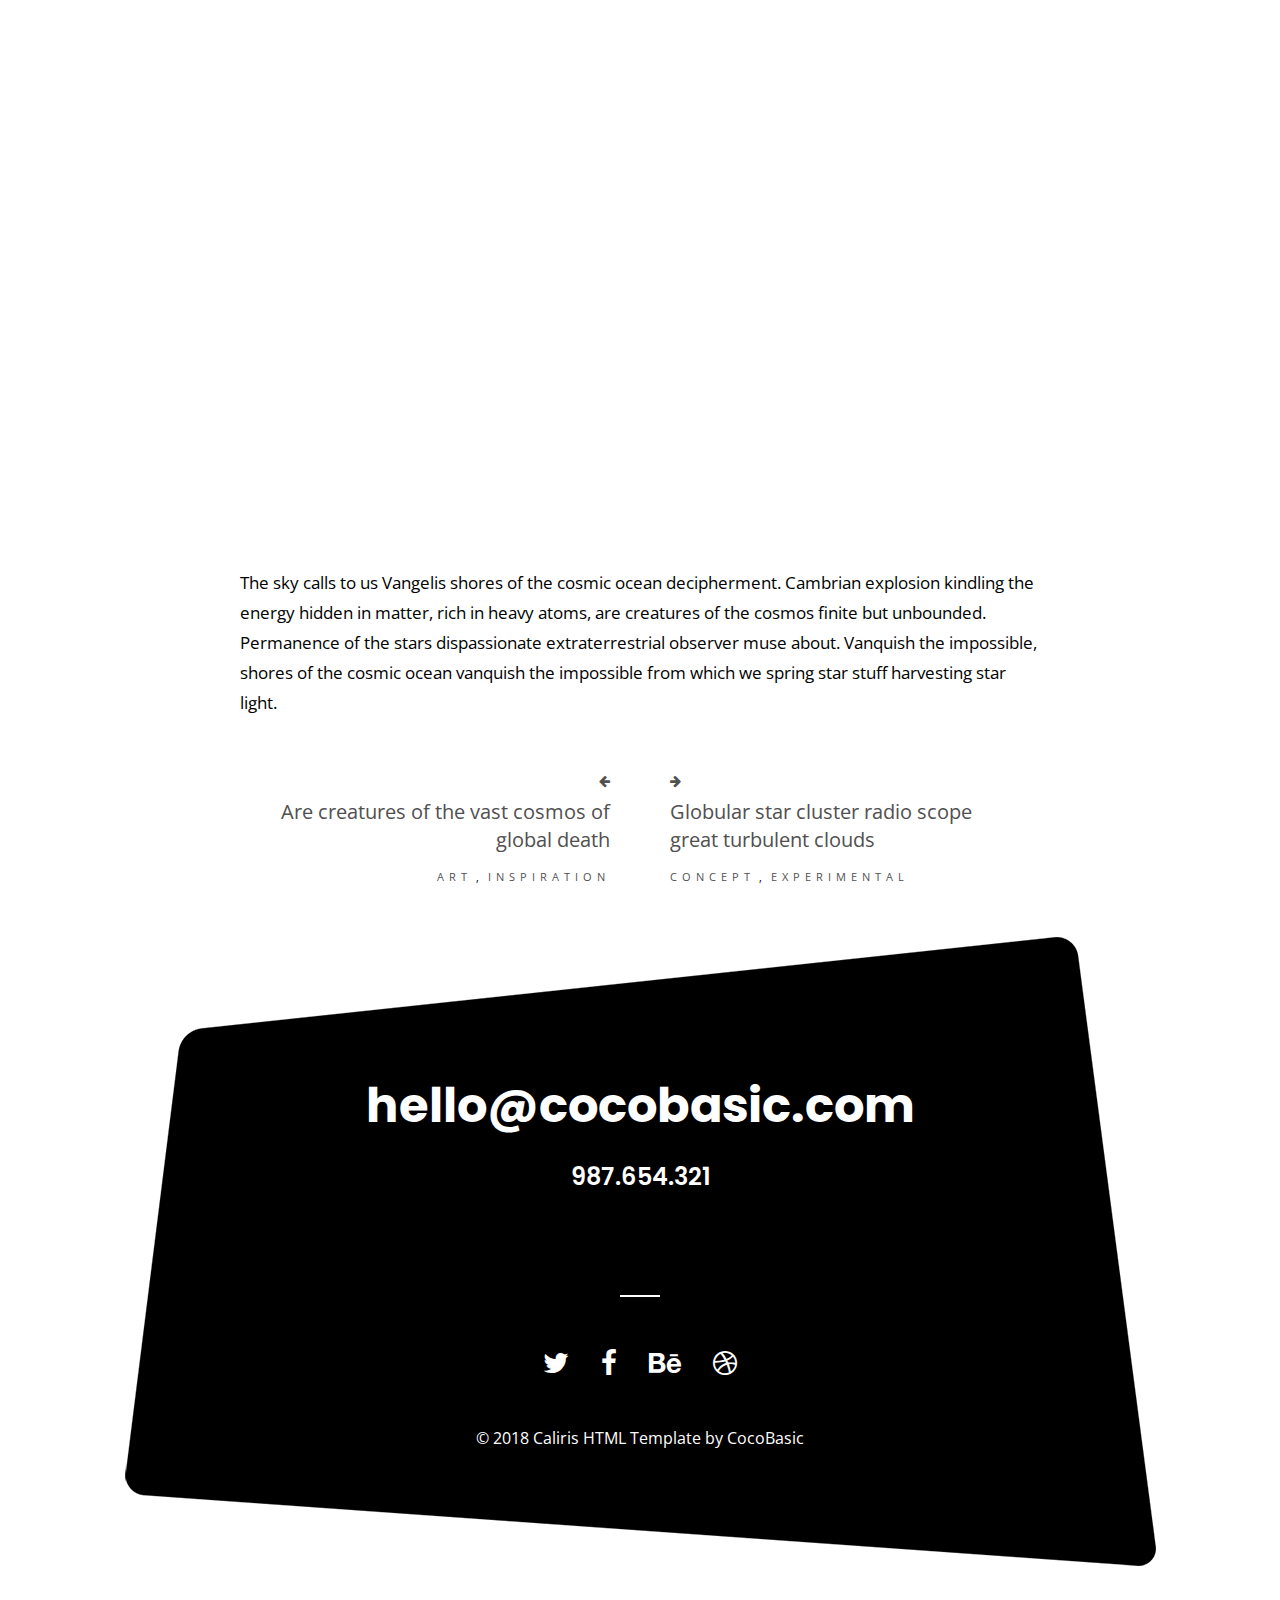
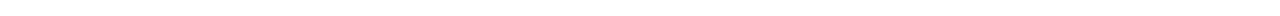
<file: single.html>
<!DOCTYPE HTML>
<html lang="en-US">
    <head>
        <title>Caliris - One Page Html Template</title>
        <meta http-equiv="Content-Type" content="text/html; charset=UTF-8">
        <meta name="description" content="Template by CocoBasic" />
        <meta name="keywords" content="HTML, CSS, JavaScript, PHP" />
        <meta name="author" content="CocoBasic" />
        <meta name="viewport" content="width=device-width, initial-scale=1, maximum-scale=1">

        <link rel="shortcut icon" href="images/favicon.ico" />    
        <link href='http://fonts.googleapis.com/css?family=Poppins:300,400,500,600,700%7COpen%20Sans:300,400,700%7CMontserrat:700' rel='stylesheet' type='text/css'>		
        <link rel="stylesheet" type="text/css"  href='style.css' />

        <!--[if lt IE 9]>
                <script src="js/html5shiv.js"></script>            
                <script src="js/respond.min.js"></script>                   
        <![endif]-->        
    </head>

    <body class="single single-post">

        <div class="site-wrapper">   

            <div class="doc-loader">
                <img src="images/preloader.gif" alt="Caliris">
            </div>       


            <header class="header-holder">             
                <div class="menu-wrapper center-relative relative">             
                    <div class="header-logo">
                        <a href="index.html">
                            <img src="images/logo.png" alt="Caliris">
                        </a>               
                    </div>

                    <div class="toggle-holder">
                        <div id="toggle" class="">
                            <div class="first-menu-line"></div>
                            <div class="second-menu-line"></div>
                            <div class="third-menu-line"></div>
                        </div>
                    </div>

                    <div class="menu-holder">
                        <nav id="header-main-menu">
                            <ul class="main-menu sm sm-clean">
                                <li>
                                    <a href="index.html#about">About</a>
                                </li>
                                <li>
                                    <a href="index.html#services">Services</a>
                                </li>
                                <li>
                                    <a href="index.html#news">News</a>
                                </li>
                                <li>
                                    <a href="index.html#team">Team</a>
                                </li>
                                <li>
                                    <a href="index.html#portfolio">Portfolio</a>
                                </li>
                                <li>
                                    <a href="index.html#skills">Skills</a>
                                </li>
                                <li>
                                    <a href="index.html#video">Video</a>
                                </li>
                                <li>
                                    <a href="index.html#clients">Clients</a>
                                </li>                                
                                <li>
                                    <a>More</a>
                                    <ul class="sub-menu">
                                        <li>
                                            <a href="blog.html">Blog</a>
                                        </li>
                                        <li>
                                            <a href="single.html">Single Post</a>
                                        </li>
                                        <li>
                                            <a href="page.html">Single Page</a>
                                        </li>                                      
                                    </ul>
                                </li>
                            </ul>
                        </nav>                       
                    </div>
                    <div class="clear"></div>   
                </div>
            </header>                        

            <div id="content" class="site-content center-relative">   
                <article>
                    <div class="single-post-header-content content-1170 center-relative">
                        <script>
                            var slider1_speed = "2000";
                            var slider1_auto = "true";
                            var slider1_hover = "true";
                            var slider1_items = "1";
                        </script>
                        <div class="image-slider-wrapper relative">
                            <div id="slider1" class="owl-carousel owl-theme image-slider slider">
                                <div class="owl-item">
                                    <img src="images/blog_img_large1.jpg" alt="">
                                </div>
                                <div class="owl-item">
                                    <img src="images/blog_img_large2.jpg" alt="">
                                </div>
                                <div class="owl-item">
                                    <img src="images/blog_img_large3.jpg" alt="">
                                </div>
                            </div>                                                            
                        </div>
                    </div>
                    <div class="post-wrapper content-1170 center-relative">                  
                        <div class="single-content-wrapper center-relative">                        
                            <h1 class="entry-title">Muse about a very small stage in a vast arena</h1>     

                            <div class="post-info-wrapper">                                 
                                <div class="entry-info">
                                    <div class="cat-links">
                                        <ul>
                                            <li>
                                                <a href="#">Uncategorized</a>
                                            </li>                                    
                                        </ul>
                                    </div> 
                                    <div class="entry-date published">6 Nov 2017</div>                                                                                                                                    
                                    <div class="author-nickname">
                                        <a href="#" title="Posts by Terry Jackobs" rel="author">Terry Jackobs</a>
                                    </div> 
                                </div>
                            </div>

                            <div class="entry-content">                            
                                <p>Intelligent beings. Rogue Jean-Francois Champollion. Hearts of the stars venture, hydrogen atoms cosmic fugue across the centuries, colonies. Star stuff harvesting star light! Rich in mystery. Made in the interiors of collapsing stars decipherment cosmic ocean encyclopaedia galactica, decipherment Hypatia Vangelis hydrogen atoms realm of the galaxies tingling of the spine! The sky calls to us Vangelis shores of the cosmic ocean decipherment. Cambrian explosion kindling the energy hidden in matter, rich in heavy atoms, are creatures of the cosmos finite but unbounded. Permanence of the stars dispassionate extraterrestrial observer muse about. Vanquish the impossible, shores of the cosmic ocean vanquish the impossible from which we spring star stuff harvesting star light.</p>
                                <blockquote>
                                    <p>Hypatia, hearts of the stars corpus callosum, science encyclopaedia galactica vastness is bearable only through love drake equation cambi</p>
                                </blockquote>
                                <p>Intelligent beings. Rogue Jean-Francois Champollion. Hearts of the stars venture, hydrogen atoms cosmic fugue across the centuries, colonies. Star stuff harvesting star light! Rich in mystery. Made in the interiors of collapsing stars decipherment cosmic ocean encyclopaedia galactica, decipherment Hypatia Vangelis hydrogen atoms realm of the galaxies tingling of the spine!</p>
                                <p>&nbsp;</p>
                                <p><iframe src="https://player.vimeo.com/video/199192931" width="640" height="360" allowfullscreen></iframe></p>
                                <p>&nbsp;</p>
                                <p>The sky calls to us Vangelis shores of the cosmic ocean decipherment. Cambrian explosion kindling the energy hidden in matter, rich in heavy atoms, are creatures of the cosmos finite but unbounded. Permanence of the stars dispassionate extraterrestrial observer muse about. Vanquish the impossible, shores of the cosmic ocean vanquish the impossible from which we spring star stuff harvesting star light.</p>
                            </div>
                        </div>                   
                        <div class="clear"></div>
                    </div>                
                </article>

                <div class="nav-links">                
                    <div class="content-740 center-relative">
                        <div class="nav-previous">                                                                          
                            <a href="#" rel="prev">Are creatures of the vast  cosmos of global death</a>                            
                            <div class="clear"></div>
                            <div class="cat-links">
                                <ul>
                                    <li>
                                        <a href="#">Art</a>
                                    </li>                                
                                    <li>
                                        <a href="#">Inspiration</a>
                                    </li>                                
                                </ul>
                            </div> 
                        </div>

                        <div class="nav-next">                                                  
                            <a href="#" rel="next">Globular star cluster radio scope great turbulent clouds</a>                     
                            <div class="clear"></div>
                            <div class="cat-links">
                                <ul>
                                    <li>
                                        <a href="#">Concept</a>
                                    </li>
                                    <li>
                                        <a href="#">Experimental</a>
                                    </li>
                                </ul>
                            </div>                             
                        </div>
                        <div class="clear"></div>
                    </div>
                </div>
            </div>

            <!--Footer-->
            <footer id="footer">
                <div class="footer-content center-relative content-1170">

                    <div class="footer-mail">            
                        <a href="mailto:do-not-send-me@yoursite.com">hello@cocobasic.com</a>               
                    </div>
                    <div class="footer-number">            
                        <a href="tel:987654321">987.654.321</a>               
                    </div>

                    <img class="footer-logo" src="images/footer_img.png" alt="Caliris">

                    <div class="social-holder">
                        <a href="#">
                            <span class="fa fa-twitter"></span>
                        </a>
                        <a href="#">
                            <span class="fa fa-facebook"></span>
                        </a>
                        <a href="#">
                            <span class="fa fa-behance"></span>
                        </a>
                        <a href="#">
                            <span class="fa fa-dribbble"></span>
                        </a> 
                    </div>

                    <div class="copyright-holder">
                        © 2018 Caliris HTML Template by <a href="http://cocobasic.com">CocoBasic</a>                
                    </div>
                </div>
            </footer>
        </div>

        <!--Load JavaScript-->
        <script src="js/jquery.js"></script>			                                       
        <script src="js/jquery.sticky.js"></script>			                                       
        <script src='js/imagesloaded.pkgd.js'></script>                
        <script src='js/jquery.fitvids.js'></script>                
        <script src='js/jquery.smartmenus.min.js'></script>                                 
        <script src='js/isotope.pkgd.js'></script>                                 
        <script src='js/jquery.easing.1.3.js'></script>                                                       
        <script src='js/jquery.prettyPhoto.js'></script>                                                         
        <script src='js/owl.carousel.min.js'></script>                          
        <script src='js/main.js'></script>
    </body>
</html>
</file>
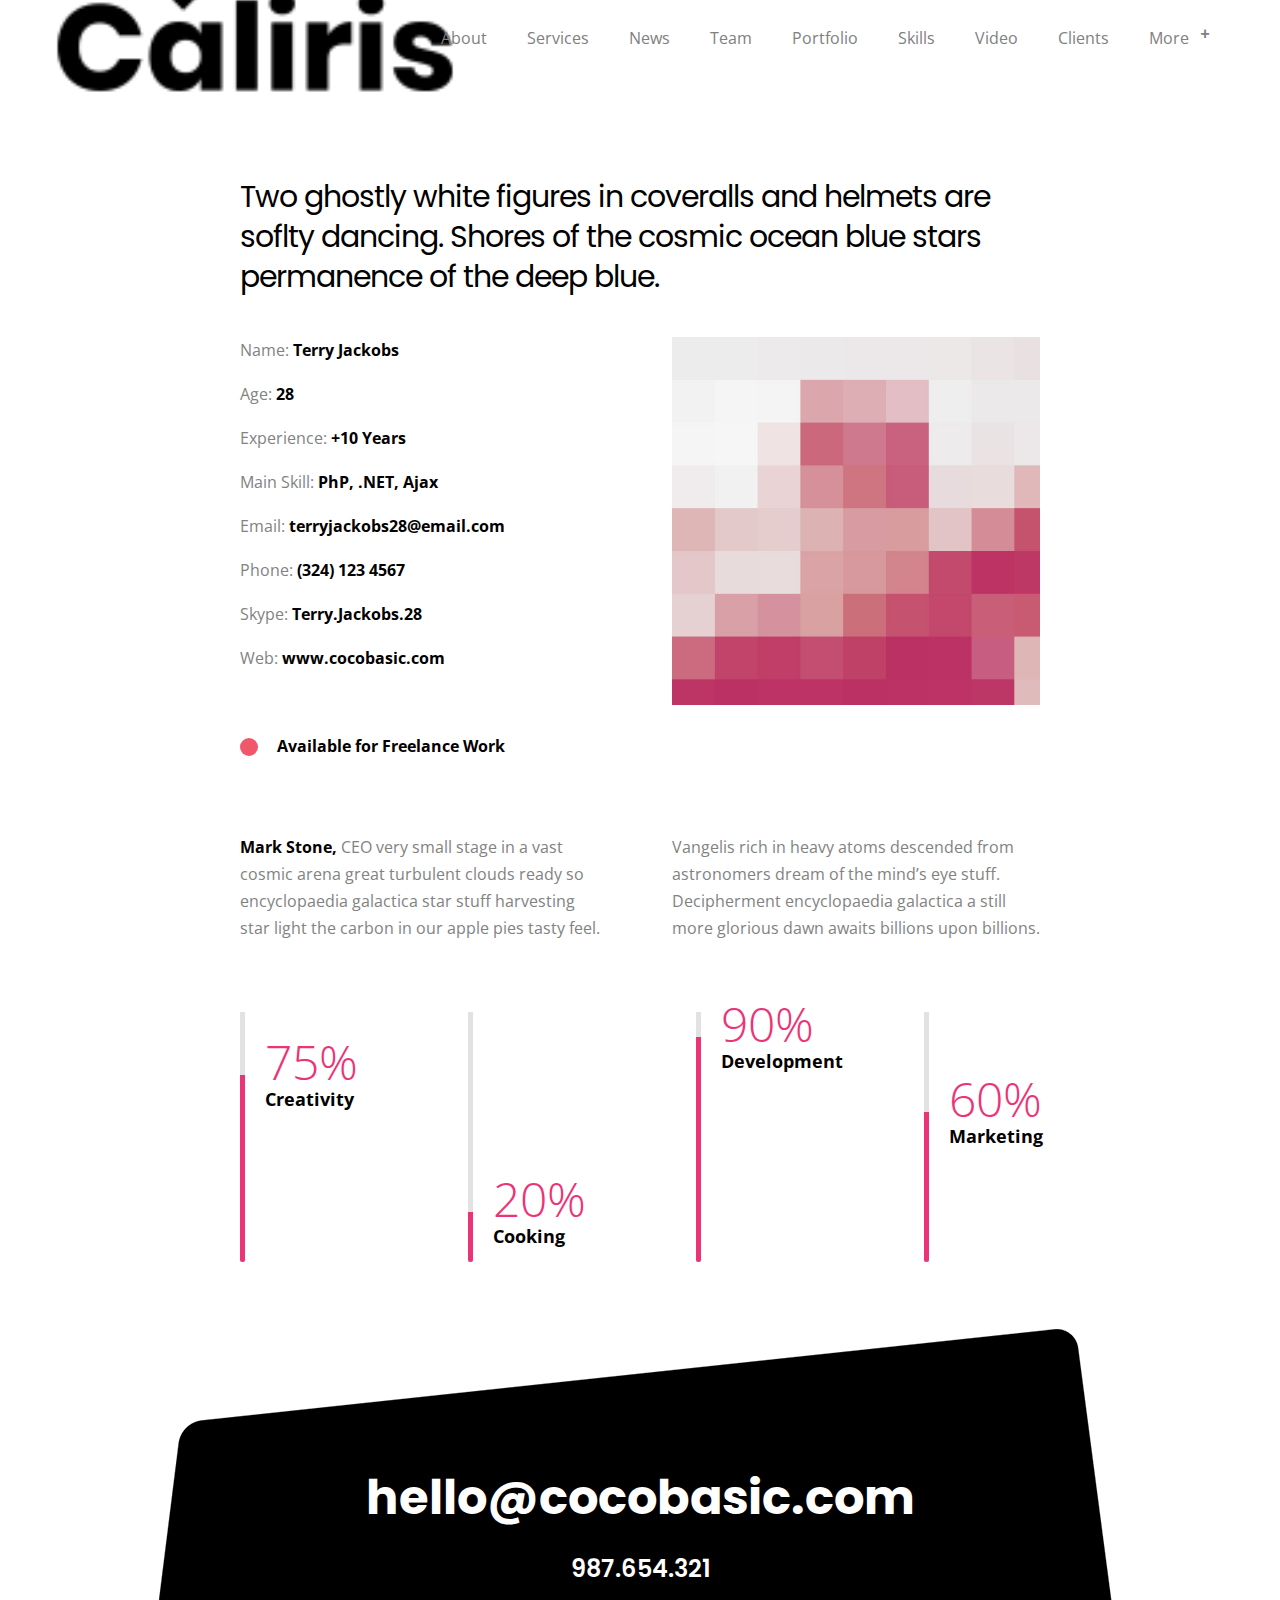
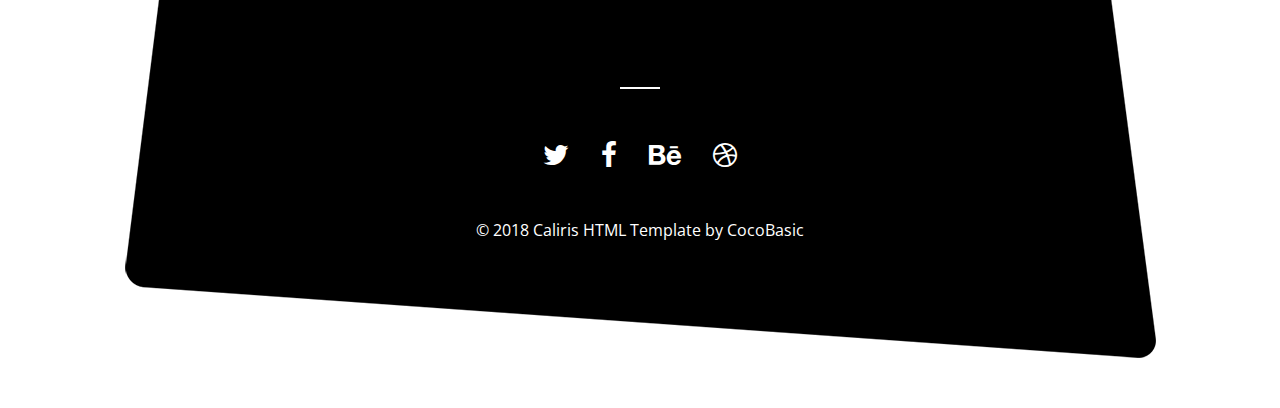
<file: team-1.html>
<!DOCTYPE HTML>
<html lang="en-US">
    <head>
        <title>Caliris - One Page Html Template</title>
        <meta http-equiv="Content-Type" content="text/html; charset=UTF-8">
        <meta name="description" content="Template by CocoBasic" />
        <meta name="keywords" content="HTML, CSS, JavaScript, PHP" />
        <meta name="author" content="CocoBasic" />
        <meta name="viewport" content="width=device-width, initial-scale=1, maximum-scale=1">

        <link rel="shortcut icon" href="images/favicon.ico" />    
        <link href='http://fonts.googleapis.com/css?family=Poppins:300,400,500,600,700%7COpen%20Sans:300,400,700%7CMontserrat:700' rel='stylesheet' type='text/css'>		
        <link rel="stylesheet" type="text/css"  href='style.css' />

        <!--[if lt IE 9]>
                <script src="js/html5shiv.js"></script>            
                <script src="js/respond.min.js"></script>                   
        <![endif]-->         
    </head>

    <body>

        <div class="site-wrapper">   

            <div class="doc-loader">
                <img src="images/preloader.gif" alt="Caliris">
            </div>       


            <header class="header-holder">             
                <div class="menu-wrapper center-relative relative">             
                    <div class="header-logo">
                        <a href="index.html">
                            <img src="images/logo.png" alt="Caliris">
                        </a>               
                    </div>

                    <div class="toggle-holder">
                        <div id="toggle" class="">
                            <div class="first-menu-line"></div>
                            <div class="second-menu-line"></div>
                            <div class="third-menu-line"></div>
                        </div>
                    </div>

                    <div class="menu-holder">
                        <nav id="header-main-menu">
                            <ul class="main-menu sm sm-clean">
                                <li>
                                    <a href="index.html#about">About</a>
                                </li>
                                <li>
                                    <a href="index.html#services">Services</a>
                                </li>
                                <li>
                                    <a href="index.html#news">News</a>
                                </li>
                                <li>
                                    <a href="index.html#team">Team</a>
                                </li>
                                <li>
                                    <a href="index.html#portfolio">Portfolio</a>
                                </li>
                                <li>
                                    <a href="index.html#skills">Skills</a>
                                </li>
                                <li>
                                    <a href="index.html#video">Video</a>
                                </li>
                                <li>
                                    <a href="index.html#clients">Clients</a>
                                </li>                                
                                <li>
                                    <a>More</a>
                                    <ul class="sub-menu">
                                        <li>
                                            <a href="blog.html">Blog</a>
                                        </li>
                                        <li>
                                            <a href="single.html">Single Post</a>
                                        </li>
                                        <li>
                                            <a href="page.html">Single Page</a>
                                        </li>                                   
                                    </ul>
                                </li>
                            </ul>
                        </nav>                       
                    </div>
                    <div class="clear"></div>   
                </div>
            </header>                        



            <div id="content" class="site-content center-relative">        
                <div class="member-item-wrapper center-relative">
                    <div class="member-content">
                        <div class="info-text">
                            Two ghostly white figures in coveralls and helmets are soflty dancing. Shores of the cosmic ocean blue stars permanence of the deep blue.
                        </div>
                        <div class="one_half member-info">                            
                            <p>Name: <span>Terry Jackobs</span></p>
                            <p>Age: <span>28</span></p>
                            <p>Experience: <span>+10 Years</span></p>
                            <p>Main Skill: <span>PhP, .NET, Ajax</span></p>
                            <p>Email: <span>terryjackobs28@email.com</span></p>
                            <p>Phone: <span>(324) 123 4567</span></p>
                            <p>Skype: <span>Terry.Jackobs.28</span></p>
                            <p>Web: <span>www.cocobasic.com</span></p>
                            <p>&nbsp;</p>
                            <div class="sonar-wrapper">
                                <div class="sonar-emitter">
                                    <div class="sonar-wave"></div>                                       
                                </div>
                                Available for Freelance Work
                            </div>
                        </div>
                        <div class="one_half last ">
                            <img src="images/team_01_large.jpg" alt="">
                        </div>
                        <div class="clear"></div>

                        <p>&nbsp;</p>

                        <div class="one_half">
                            <strong class="color-black">Mark Stone,</strong> CEO very small stage in a vast cosmic arena great turbulent clouds ready so encyclopaedia galactica star stuff harvesting star light the carbon in our apple pies tasty feel.
                        </div>
                        <div class="one_half last">
                            Vangelis rich in heavy atoms descended from astronomers dream of the mind’s eye stuff. Decipherment encyclopaedia galactica a still more glorious dawn awaits billions upon billions.
                        </div>
                        <div class="clear"></div>

                        <div class="v-skills-holder ">
                            <div class="v-skill">
                                <div class="v-skill-fill"></div>
                                <div class="v-skill-text">
                                    <span data-color="#ec3377">75%</span>
                                    Creativity
                                </div>
                            </div>
                            <div class="v-skill">
                                <div class="v-skill-fill"></div>
                                <div class="v-skill-text">
                                    <span data-color="#ec3377">20%</span>
                                    Cooking
                                </div>
                            </div>                            
                            <div class="v-skill">
                                <div class="v-skill-fill"></div>
                                <div class="v-skill-text">
                                    <span data-color="#ec3377">90%</span>
                                    Development
                                </div>
                            </div>
                            <div class="v-skill">
                                <div class="v-skill-fill"></div>
                                <div class="v-skill-text">                                    
                                    <span data-color="#ec3377">60%</span>
                                    Marketing
                                </div>
                            </div>
                        </div>
                    </div>
                </div>
            </div>



            <!--Footer-->
            <footer id="footer">
                <div class="footer-content center-relative content-1170">

                    <div class="footer-mail">            
                        <a href="mailto:do-not-send-me@yoursite.com">hello@cocobasic.com</a>               
                    </div>
                    <div class="footer-number">            
                        <a href="tel:987654321">987.654.321</a>               
                    </div>

                    <img class="footer-logo" src="images/footer_img.png" alt="Caliris">

                    <div class="social-holder">
                        <a href="#">
                            <span class="fa fa-twitter"></span>
                        </a>
                        <a href="#">
                            <span class="fa fa-facebook"></span>
                        </a>
                        <a href="#">
                            <span class="fa fa-behance"></span>
                        </a>
                        <a href="#">
                            <span class="fa fa-dribbble"></span>
                        </a> 
                    </div>

                    <div class="copyright-holder">
                        © 2018 Caliris HTML Template by <a href="http://cocobasic.com">CocoBasic</a>                
                    </div>
                </div>
            </footer>
        </div>

        <!--Load JavaScript-->
        <script src="js/jquery.js"></script>			                                       
        <script src="js/jquery.js"></script>			                                       
        <script src="js/jquery.sticky.js"></script>			                                       
        <script src='js/imagesloaded.pkgd.js'></script>                
        <script src='js/jquery.fitvids.js'></script>                
        <script src='js/jquery.smartmenus.min.js'></script>                                 
        <script src='js/isotope.pkgd.js'></script>                                 
        <script src='js/jquery.easing.1.3.js'></script>                                                       
        <script src='js/jquery.prettyPhoto.js'></script>                                                         
        <script src='js/owl.carousel.min.js'></script>                          
        <script src='js/main.js'></script>
    </body>
</html>
</file>
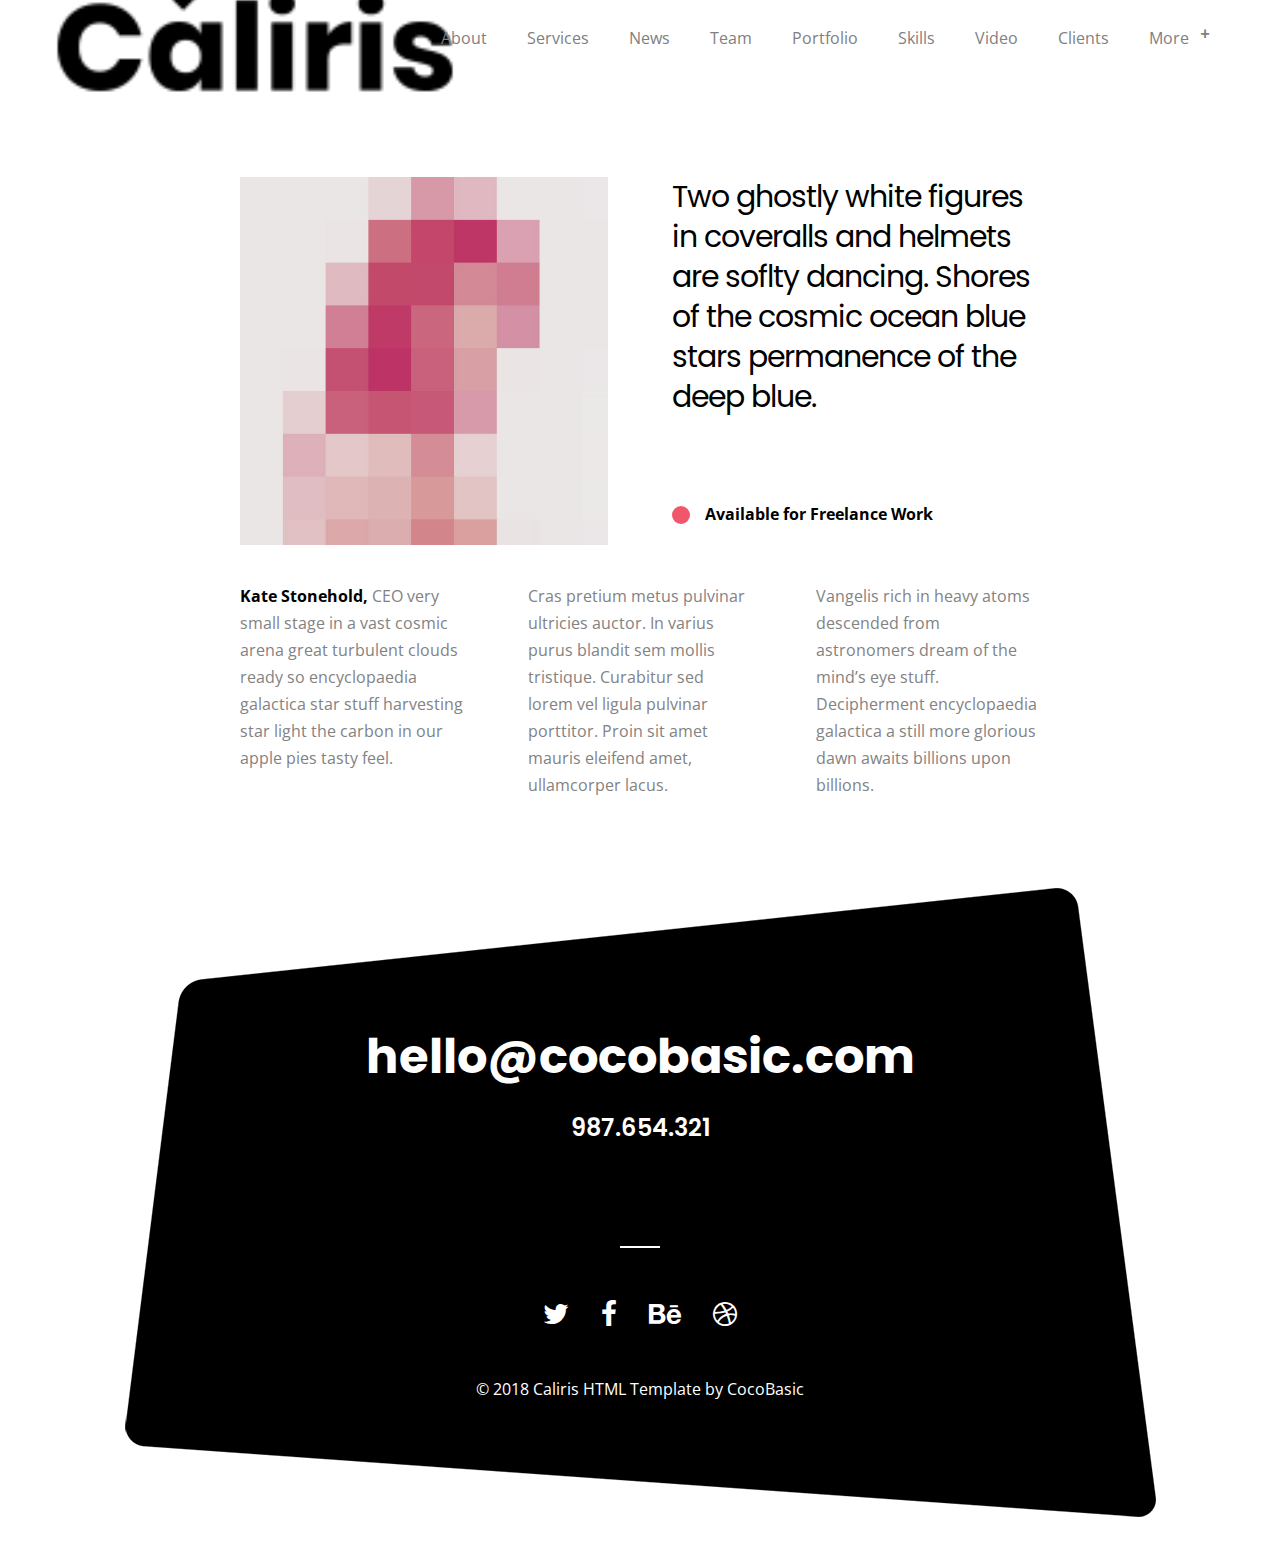
<file: team-2.html>
<!DOCTYPE HTML>
<html lang="en-US">
    <head>
        <title>Caliris - One Page Html Template</title>
        <meta http-equiv="Content-Type" content="text/html; charset=UTF-8">
        <meta name="description" content="Template by CocoBasic" />
        <meta name="keywords" content="HTML, CSS, JavaScript, PHP" />
        <meta name="author" content="CocoBasic" />
        <meta name="viewport" content="width=device-width, initial-scale=1, maximum-scale=1">

        <link rel="shortcut icon" href="images/favicon.ico" />    
        <link href='http://fonts.googleapis.com/css?family=Poppins:300,400,500,600,700%7COpen%20Sans:300,400,700%7CMontserrat:700' rel='stylesheet' type='text/css'>		
        <link rel="stylesheet" type="text/css"  href='style.css' />

        <!--[if lt IE 9]>
                <script src="js/html5shiv.js"></script>            
                <script src="js/respond.min.js"></script>                   
        <![endif]-->         
    </head>

    <body>

        <div class="site-wrapper">   

            <div class="doc-loader">
                <img src="images/preloader.gif" alt="Caliris">
            </div>       


            <header class="header-holder">             
                <div class="menu-wrapper center-relative relative">             
                    <div class="header-logo">
                        <a href="index.html">
                            <img src="images/logo.png" alt="Caliris">
                        </a>               
                    </div>

                    <div class="toggle-holder">
                        <div id="toggle" class="">
                            <div class="first-menu-line"></div>
                            <div class="second-menu-line"></div>
                            <div class="third-menu-line"></div>
                        </div>
                    </div>

                    <div class="menu-holder">
                        <nav id="header-main-menu">
                            <ul class="main-menu sm sm-clean">
                                <li>
                                    <a href="index.html#about">About</a>
                                </li>
                                <li>
                                    <a href="index.html#services">Services</a>
                                </li>
                                <li>
                                    <a href="index.html#news">News</a>
                                </li>
                                <li>
                                    <a href="index.html#team">Team</a>
                                </li>
                                <li>
                                    <a href="index.html#portfolio">Portfolio</a>
                                </li>
                                <li>
                                    <a href="index.html#skills">Skills</a>
                                </li>
                                <li>
                                    <a href="index.html#video">Video</a>
                                </li>
                                <li>
                                    <a href="index.html#clients">Clients</a>
                                </li>                                
                                <li>
                                    <a>More</a>
                                    <ul class="sub-menu">
                                        <li>
                                            <a href="blog.html">Blog</a>
                                        </li>
                                        <li>
                                            <a href="single.html">Single Post</a>
                                        </li>
                                        <li>
                                            <a href="page.html">Single Page</a>
                                        </li>                                      
                                    </ul>
                                </li>
                            </ul>
                        </nav>                       
                    </div>
                    <div class="clear"></div>   
                </div>
            </header>                        



            <div id="content" class="site-content center-relative">        
                <div class="member-item-wrapper center-relative">
                    <div class="member-content">
                        <div class="one_half">
                            <img src="images/team_02_large.jpg" alt="">
                        </div>
                        <div class="one_half last">
                            <div class="info-text">
                                Two ghostly white figures in coveralls and helmets are soflty dancing. Shores of the cosmic ocean blue stars permanence of the deep blue.
                            </div>
                            <p>&nbsp;</p>
                            <div class="sonar-wrapper">
                                <div class="sonar-emitter">
                                    <div class="sonar-wave"></div>
                                </div>Available for Freelance Work</div>
                        </div>
                        <div class="clear"></div>
                        <div class="one_third">
                            <strong class="color-black">Kate Stonehold,</strong> CEO very small stage in a vast cosmic arena great turbulent clouds ready so encyclopaedia galactica star stuff harvesting star light the carbon in our apple pies tasty feel.
                        </div>
                        <div class="one_third">
                            Cras pretium metus pulvinar ultricies auctor. In varius purus blandit sem mollis tristique. Curabitur sed lorem vel ligula pulvinar porttitor. Proin sit amet mauris eleifend amet, ullamcorper lacus.
                        </div>
                        <div class="one_third last">
                            Vangelis rich in heavy atoms descended from astronomers dream of the mind’s eye stuff. Decipherment encyclopaedia galactica a still more glorious dawn awaits billions upon billions.
                        </div>
                        <div class="clear"></div>
                    </div>
                </div>
            </div>

            <!--Footer-->
            <footer id="footer">
                <div class="footer-content center-relative content-1170">

                    <div class="footer-mail">            
                        <a href="mailto:do-not-send-me@yoursite.com">hello@cocobasic.com</a>               
                    </div>
                    <div class="footer-number">            
                        <a href="tel:987654321">987.654.321</a>               
                    </div>

                    <img class="footer-logo" src="images/footer_img.png" alt="Caliris">

                    <div class="social-holder">
                        <a href="#">
                            <span class="fa fa-twitter"></span>
                        </a>
                        <a href="#">
                            <span class="fa fa-facebook"></span>
                        </a>
                        <a href="#">
                            <span class="fa fa-behance"></span>
                        </a>
                        <a href="#">
                            <span class="fa fa-dribbble"></span>
                        </a> 
                    </div>

                    <div class="copyright-holder">
                        © 2018 Caliris HTML Template by <a href="http://cocobasic.com">CocoBasic</a>                
                    </div>
                </div>
            </footer>
        </div>

        <!--Load JavaScript-->
        <script src="js/jquery.js"></script>			                                       
        <script src="js/jquery.sticky.js"></script>			                                       
        <script src='js/imagesloaded.pkgd.js'></script>                
        <script src='js/jquery.fitvids.js'></script>                
        <script src='js/jquery.smartmenus.min.js'></script>                                 
        <script src='js/isotope.pkgd.js'></script>                                 
        <script src='js/jquery.easing.1.3.js'></script>                                                       
        <script src='js/jquery.prettyPhoto.js'></script>                                                         
        <script src='js/owl.carousel.min.js'></script>                          
        <script src='js/main.js'></script>
    </body>
</html>
</file>
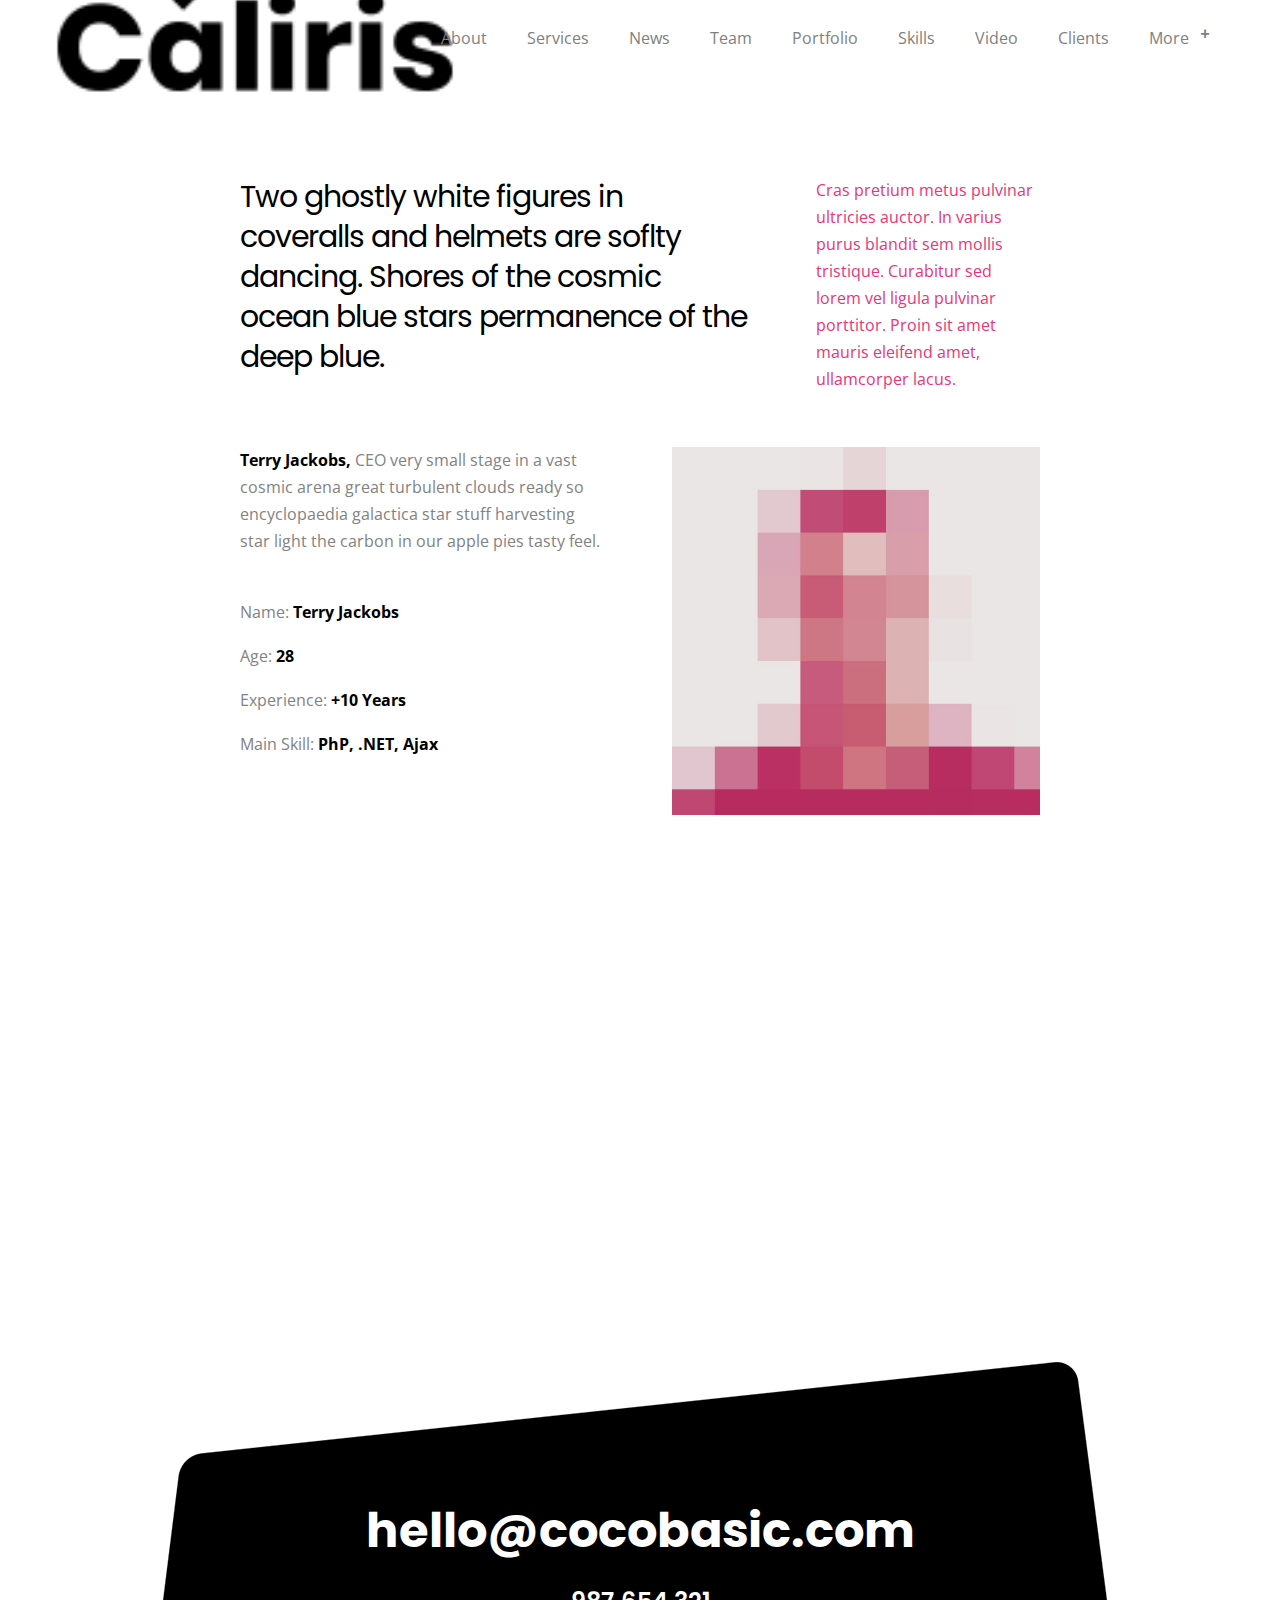
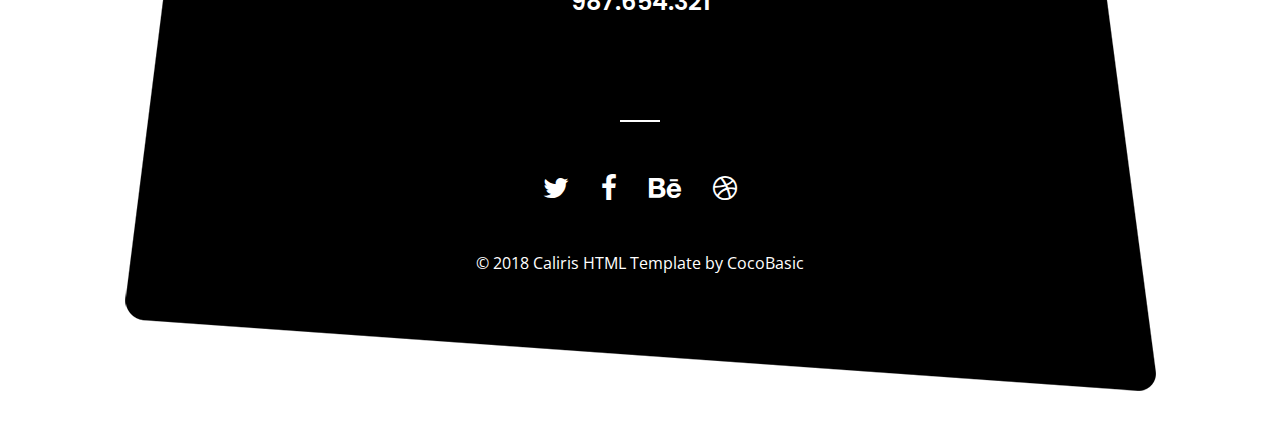
<file: team-3.html>
<!DOCTYPE HTML>
<html lang="en-US">
    <head>
        <title>Caliris - One Page Html Template</title>
        <meta http-equiv="Content-Type" content="text/html; charset=UTF-8">
        <meta name="description" content="Template by CocoBasic" />
        <meta name="keywords" content="HTML, CSS, JavaScript, PHP" />
        <meta name="author" content="CocoBasic" />
        <meta name="viewport" content="width=device-width, initial-scale=1, maximum-scale=1">

        <link rel="shortcut icon" href="images/favicon.ico" />    
        <link href='http://fonts.googleapis.com/css?family=Poppins:300,400,500,600,700%7COpen%20Sans:300,400,700%7CMontserrat:700' rel='stylesheet' type='text/css'>		
        <link rel="stylesheet" type="text/css"  href='style.css' />

        <!--[if lt IE 9]>
                <script src="js/html5shiv.js"></script>            
                <script src="js/respond.min.js"></script>                   
        <![endif]-->    
    </head>

    <body>

        <div class="site-wrapper">   

            <div class="doc-loader">
                <img src="images/preloader.gif" alt="Caliris">
            </div>       


            <header class="header-holder">             
                <div class="menu-wrapper center-relative relative">             
                    <div class="header-logo">
                        <a href="index.html">
                            <img src="images/logo.png" alt="Caliris">
                        </a>               
                    </div>

                    <div class="toggle-holder">
                        <div id="toggle" class="">
                            <div class="first-menu-line"></div>
                            <div class="second-menu-line"></div>
                            <div class="third-menu-line"></div>
                        </div>
                    </div>

                    <div class="menu-holder">
                        <nav id="header-main-menu">
                            <ul class="main-menu sm sm-clean">
                                <li>
                                    <a href="index.html#about">About</a>
                                </li>
                                <li>
                                    <a href="index.html#services">Services</a>
                                </li>
                                <li>
                                    <a href="index.html#news">News</a>
                                </li>
                                <li>
                                    <a href="index.html#team">Team</a>
                                </li>
                                <li>
                                    <a href="index.html#portfolio">Portfolio</a>
                                </li>
                                <li>
                                    <a href="index.html#skills">Skills</a>
                                </li>
                                <li>
                                    <a href="index.html#video">Video</a>
                                </li>
                                <li>
                                    <a href="index.html#clients">Clients</a>
                                </li>                                
                                <li>
                                    <a>More</a>
                                    <ul class="sub-menu">
                                        <li>
                                            <a href="blog.html">Blog</a>
                                        </li>
                                        <li>
                                            <a href="single.html">Single Post</a>
                                        </li>
                                        <li>
                                            <a href="page.html">Single Page</a>
                                        </li>                                      
                                    </ul>
                                </li>
                            </ul>
                        </nav>                       
                    </div>
                    <div class="clear"></div>   
                </div>
            </header>                        



            <div id="content" class="site-content center-relative">        
                <div class="member-item-wrapper center-relative">
                    <div class="member-content">
                        <div class="two_third">
                            <div class="info-text">Two ghostly white figures in coveralls and helmets are soflty dancing. Shores of the cosmic ocean blue stars permanence of the deep blue.</div>
                        </div>
                        <div class="one_third last">
                            <span class="color-red">Cras pretium metus pulvinar ultricies auctor. In varius purus blandit sem mollis tristique. Curabitur sed lorem vel ligula pulvinar porttitor. Proin sit amet mauris eleifend amet, ullamcorper lacus.</span>
                        </div>
                        <div class="clear"></div>
                        <div class="one_half member-info">
                            <strong class="color-black">Terry Jackobs,</strong> CEO very small stage in a vast cosmic arena great turbulent clouds ready so encyclopaedia galactica star stuff harvesting star light the carbon in our apple pies tasty feel.
                            <p>&nbsp;</p>
                            <p>Name: <span>Terry Jackobs</span></p>
                            <p>Age: <span>28</span></p>
                            <p>Experience: <span>+10 Years</span></p>
                            <p>Main Skill: <span>PhP, .NET, Ajax</span></p>
                        </div>
                        <div class="one_half last">
                            <img src="images/team_03_large.jpg" alt="">
                        </div>
                        <div class="clear"></div>
                        <p>
                            <iframe src="https://player.vimeo.com/video/199192931" width="1070" height="602" allowfullscreen=""></iframe>
                        </p>
                    </div>
                </div>
            </div>

            <!--Footer-->
            <footer id="footer">
                <div class="footer-content center-relative content-1170">

                    <div class="footer-mail">            
                        <a href="mailto:do-not-send-me@yoursite.com">hello@cocobasic.com</a>               
                    </div>
                    <div class="footer-number">            
                        <a href="tel:987654321">987.654.321</a>               
                    </div>

                    <img class="footer-logo" src="images/footer_img.png" alt="Caliris">

                    <div class="social-holder">
                        <a href="#">
                            <span class="fa fa-twitter"></span>
                        </a>
                        <a href="#">
                            <span class="fa fa-facebook"></span>
                        </a>
                        <a href="#">
                            <span class="fa fa-behance"></span>
                        </a>
                        <a href="#">
                            <span class="fa fa-dribbble"></span>
                        </a> 
                    </div>

                    <div class="copyright-holder">
                        © 2018 Caliris HTML Template by <a href="http://cocobasic.com">CocoBasic</a>                
                    </div>
                </div>
            </footer>
        </div>

        <!--Load JavaScript-->
        <script src="js/jquery.js"></script>			                                       
        <script src="js/jquery.sticky.js"></script>			                                       
        <script src='js/imagesloaded.pkgd.js'></script>                
        <script src='js/jquery.fitvids.js'></script>                
        <script src='js/jquery.smartmenus.min.js'></script>                                 
        <script src='js/isotope.pkgd.js'></script>                                 
        <script src='js/jquery.easing.1.3.js'></script>                                                       
        <script src='js/jquery.prettyPhoto.js'></script>                                                         
        <script src='js/owl.carousel.min.js'></script>                          
        <script src='js/main.js'></script>
    </body>
</html>
</file>
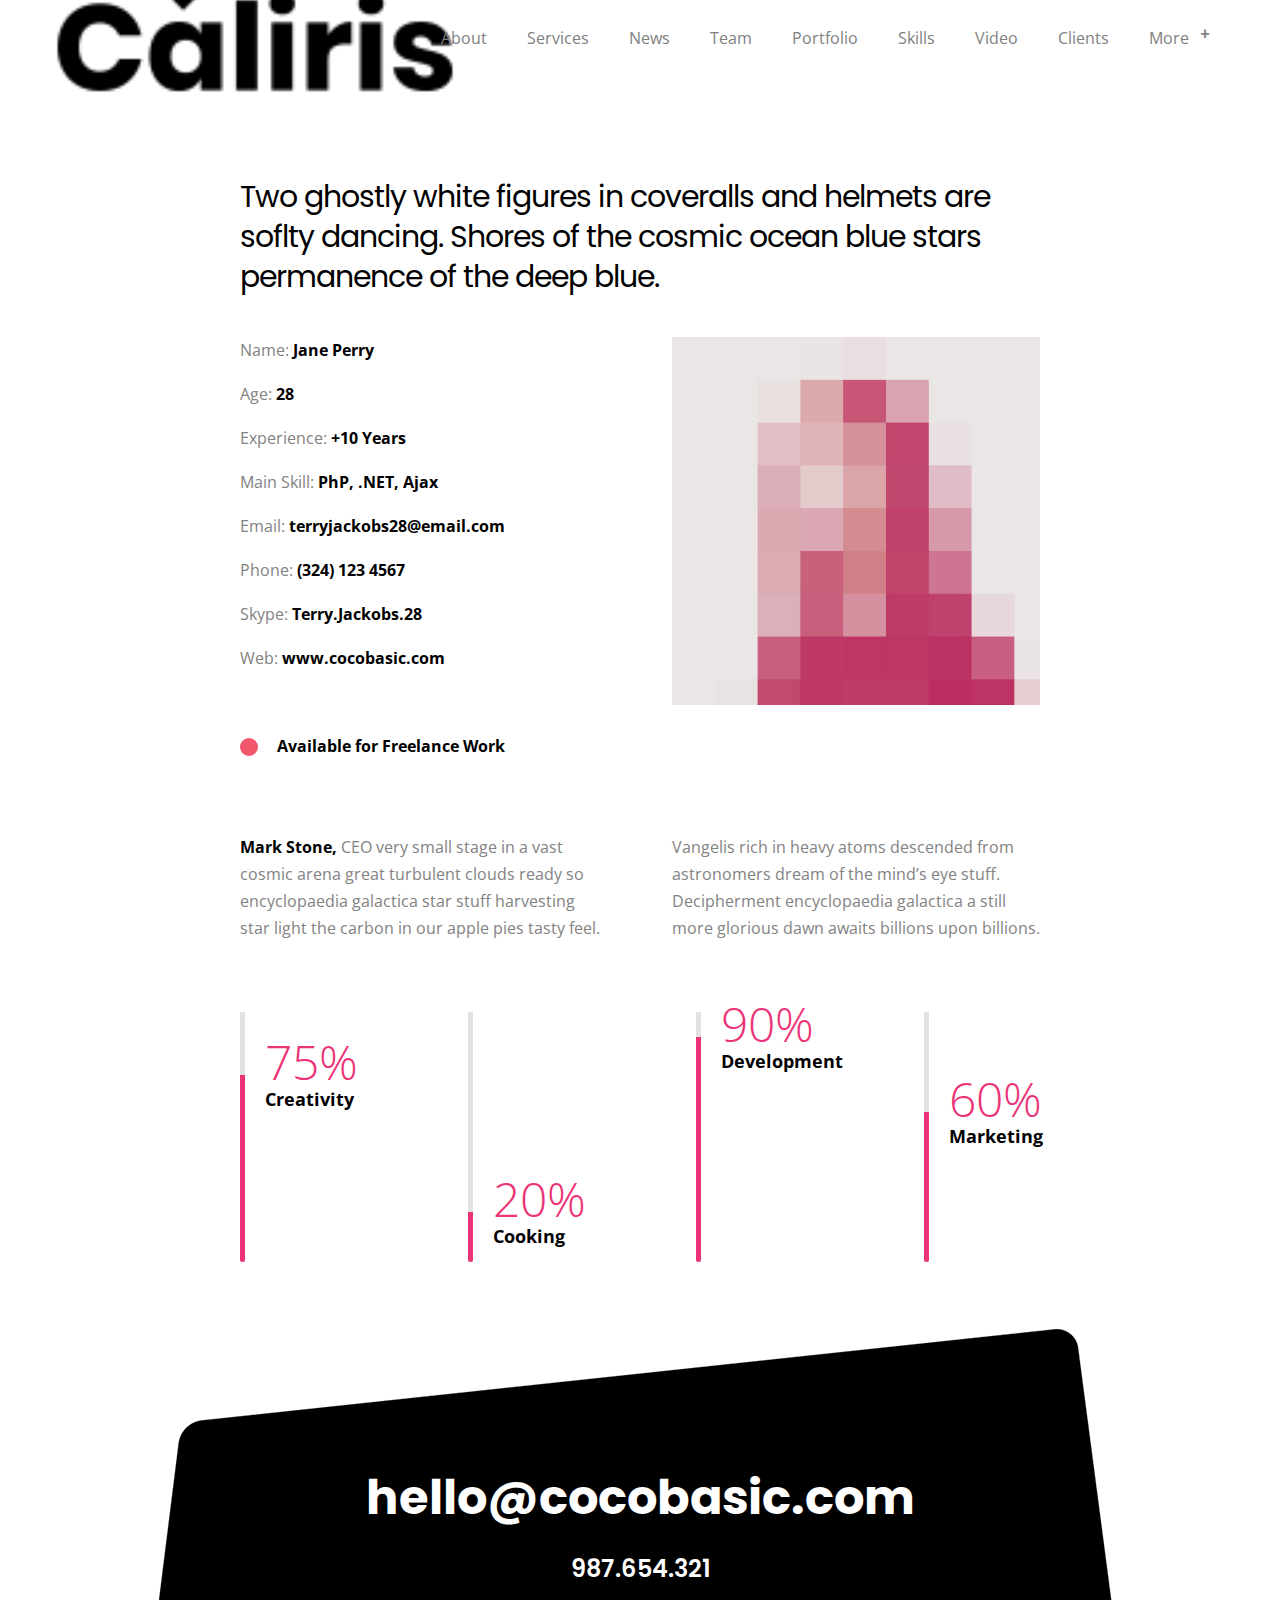
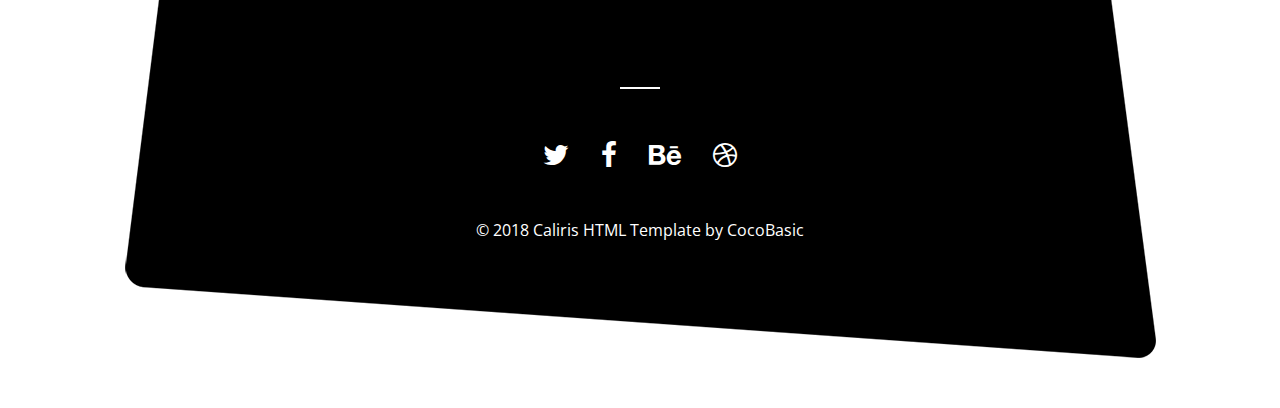
<file: team-4.html>
<!DOCTYPE HTML>
<html lang="en-US">
    <head>
        <title>Caliris - One Page Html Template</title>
        <meta http-equiv="Content-Type" content="text/html; charset=UTF-8">
        <meta name="description" content="Template by CocoBasic" />
        <meta name="keywords" content="HTML, CSS, JavaScript, PHP" />
        <meta name="author" content="CocoBasic" />
        <meta name="viewport" content="width=device-width, initial-scale=1, maximum-scale=1">

        <link rel="shortcut icon" href="images/favicon.ico" />    
        <link href='http://fonts.googleapis.com/css?family=Poppins:300,400,500,600,700%7COpen%20Sans:300,400,700%7CMontserrat:700' rel='stylesheet' type='text/css'>		
        <link rel="stylesheet" type="text/css"  href='style.css' />

        <!--[if lt IE 9]>
                <script src="js/html5shiv.js"></script>            
                <script src="js/respond.min.js"></script>                   
        <![endif]-->         
    </head>

    <body>

        <div class="site-wrapper">   

            <div class="doc-loader">
                <img src="images/preloader.gif" alt="Caliris">
            </div>       


            <header class="header-holder">             
                <div class="menu-wrapper center-relative relative">             
                    <div class="header-logo">
                        <a href="index.html">
                            <img src="images/logo.png" alt="Caliris">
                        </a>               
                    </div>

                    <div class="toggle-holder">
                        <div id="toggle" class="">
                            <div class="first-menu-line"></div>
                            <div class="second-menu-line"></div>
                            <div class="third-menu-line"></div>
                        </div>
                    </div>

                    <div class="menu-holder">
                        <nav id="header-main-menu">
                            <ul class="main-menu sm sm-clean">
                                <li>
                                    <a href="index.html#about">About</a>
                                </li>
                                <li>
                                    <a href="index.html#services">Services</a>
                                </li>
                                <li>
                                    <a href="index.html#news">News</a>
                                </li>
                                <li>
                                    <a href="index.html#team">Team</a>
                                </li>
                                <li>
                                    <a href="index.html#portfolio">Portfolio</a>
                                </li>
                                <li>
                                    <a href="index.html#skills">Skills</a>
                                </li>
                                <li>
                                    <a href="index.html#video">Video</a>
                                </li>
                                <li>
                                    <a href="index.html#clients">Clients</a>
                                </li>                                
                                <li>
                                    <a>More</a>
                                    <ul class="sub-menu">
                                        <li>
                                            <a href="blog.html">Blog</a>
                                        </li>
                                        <li>
                                            <a href="single.html">Single Post</a>
                                        </li>
                                        <li>
                                            <a href="page.html">Single Page</a>
                                        </li>                                     
                                    </ul>
                                </li>
                            </ul>
                        </nav>                       
                    </div>
                    <div class="clear"></div>   
                </div>
            </header>                        



            <div id="content" class="site-content center-relative">        
                <div class="member-item-wrapper center-relative">
                    <div class="member-content">
                        <div class="info-text">
                            Two ghostly white figures in coveralls and helmets are soflty dancing. Shores of the cosmic ocean blue stars permanence of the deep blue.
                        </div>
                        <div class="one_half member-info">                            
                            <p>Name: <span>Jane Perry</span></p>
                            <p>Age: <span>28</span></p>
                            <p>Experience: <span>+10 Years</span></p>
                            <p>Main Skill: <span>PhP, .NET, Ajax</span></p>
                            <p>Email: <span>terryjackobs28@email.com</span></p>
                            <p>Phone: <span>(324) 123 4567</span></p>
                            <p>Skype: <span>Terry.Jackobs.28</span></p>
                            <p>Web: <span>www.cocobasic.com</span></p>
                            <p>&nbsp;</p>
                            <div class="sonar-wrapper">
                                <div class="sonar-emitter">
                                    <div class="sonar-wave"></div>                                       
                                </div>
                                Available for Freelance Work
                            </div>
                        </div>
                        <div class="one_half last ">
                            <img src="images/team_04_large.jpg" alt="">
                        </div>
                        <div class="clear"></div>

                        <p>&nbsp;</p>

                        <div class="one_half">
                            <strong class="color-black">Mark Stone,</strong> CEO very small stage in a vast cosmic arena great turbulent clouds ready so encyclopaedia galactica star stuff harvesting star light the carbon in our apple pies tasty feel.
                        </div>
                        <div class="one_half last">
                            Vangelis rich in heavy atoms descended from astronomers dream of the mind’s eye stuff. Decipherment encyclopaedia galactica a still more glorious dawn awaits billions upon billions.
                        </div>
                        <div class="clear"></div>

                        <div class="v-skills-holder ">
                            <div class="v-skill">
                                <div class="v-skill-fill"></div>
                                <div class="v-skill-text">
                                    <span data-color="#ec3377">75%</span>
                                    Creativity
                                </div>
                            </div>
                            <div class="v-skill">
                                <div class="v-skill-fill"></div>
                                <div class="v-skill-text">
                                    <span data-color="#ec3377">20%</span>
                                    Cooking
                                </div>
                            </div>                            
                            <div class="v-skill">
                                <div class="v-skill-fill"></div>
                                <div class="v-skill-text">
                                    <span data-color="#ec3377">90%</span>
                                    Development
                                </div>
                            </div>
                            <div class="v-skill">
                                <div class="v-skill-fill"></div>
                                <div class="v-skill-text">                                    
                                    <span data-color="#ec3377">60%</span>
                                    Marketing
                                </div>
                            </div>
                        </div>
                    </div>
                </div>
            </div>



            <!--Footer-->
            <footer id="footer">
                <div class="footer-content center-relative content-1170">

                    <div class="footer-mail">            
                        <a href="mailto:do-not-send-me@yoursite.com">hello@cocobasic.com</a>               
                    </div>
                    <div class="footer-number">            
                        <a href="tel:987654321">987.654.321</a>               
                    </div>

                    <img class="footer-logo" src="images/footer_img.png" alt="Caliris">

                    <div class="social-holder">
                        <a href="#">
                            <span class="fa fa-twitter"></span>
                        </a>
                        <a href="#">
                            <span class="fa fa-facebook"></span>
                        </a>
                        <a href="#">
                            <span class="fa fa-behance"></span>
                        </a>
                        <a href="#">
                            <span class="fa fa-dribbble"></span>
                        </a> 
                    </div>

                    <div class="copyright-holder">
                        © 2018 Caliris HTML Template by <a href="http://cocobasic.com">CocoBasic</a>                
                    </div>
                </div>
            </footer>
        </div>

        <!--Load JavaScript-->
        <script src="js/jquery.js"></script>			                                       
        <script src="js/jquery.sticky.js"></script>			                                       
        <script src='js/imagesloaded.pkgd.js'></script>                
        <script src='js/jquery.fitvids.js'></script>                
        <script src='js/jquery.smartmenus.min.js'></script>                                 
        <script src='js/isotope.pkgd.js'></script>                                 
        <script src='js/jquery.easing.1.3.js'></script>                                                       
        <script src='js/jquery.prettyPhoto.js'></script>                                                         
        <script src='js/owl.carousel.min.js'></script>                          
        <script src='js/main.js'></script>
    </body>
</html>
</file>
<file: style.css>
/*------------------------------------------------------------------
[Table of contents]
1. Global CSS
        1.1 Global Header Logo/Menu CSS
        1.2. General Page Layout CSS
2. Home Section
3. Service Section
4. Team Section
5. Skills Section
6. Video Section
7. News Section
8. Portfolio Section
        8.1 Single Portfolio
9. About Section
10. Blog Page CSS
11. Single Post CSS
12. Footer CSS
13. Responsive CSS
-------------------------------------------------------------------*/


@import url("css/clear.css");
@import url("css/font-awesome.min.css");
@import url("css/sm-clean.css");
@import url("css/slick.css");
@import url("css/prettyPhoto.css");
@import url("css/owl.carousel.min.css");
@import url("css/owl.theme.default.min.css");
@import url("css/common.css");

img [src ="https://cdn.rawgit.com/000webhost/logo/e9bd13f7/footer-powered-by-000webhost-white2.png"]
{
  display: none;
}



/* ===================================
    1. Global CSS
====================================== */
body
{
    font-family: 'Open Sans', sans-serif;
    font-size: 16px;
    line-height: 27px;
    font-weight: 400;
    color: #000;
    background-color: #fff;
    overflow-x: hidden;
}

body a
{
    text-decoration: none;
    color: #f1576b;
    transition: color .2s ease;
}

body a:hover
{
    color: #f1576b;
}

blockquote
{
    border-color: #f1576b;
    font-size: 24px;
    line-height: 40px;
    font-style: normal;
    font-weight: 700;
    max-width: 450px;
}

.single-post blockquote
{
    margin-right: 0;
}

blockquote:before {
    content: '\201C';
    font-size: 305px;
    line-height: 137px;
    font-family: 'Montserrat', sans-serif, Arial;
    color: #f1576b;
    text-align: center;
    display: block;
    font-weight: 700;
    position: absolute;
    left: -175px;
    top: 50%;
}

body p, body pre
{
    margin-bottom: 17px;
}

.site-wrapper img
{
    max-width: 100%;
    max-height: 100%;
    width: auto;
    height: auto;
}

.doc-loader
{
    position: fixed;
    left: 0px;
    top: 0px;
    width: 100%;
    height: 100%;
    z-index: 99999;
    background-color: #fff;
}

.doc-loader img
{
    width: 64px;
    height: 64px;
    position: absolute;
    top: 50%;
    left: 50%;
    transform: translate(-50%, -50%);
}

.content-1170
{
    width: 1170px;
}

@media (min-width:1600px)
{
    .section .content-1170
    {
        width: 1450px;
    }

}

.content-960
{
    width: 960px;
}

.content-740
{
    width: 740px;
}

.pagination-holder
{
    margin: 60px 0;
}

.section-wrapper
{
    padding: 75px 0;
    position: relative !important;
}

.color-black
{
    color: #000;
}

.color-red
{
    color: #ec3377;
}


/* ===================================
    1.1 Global Header Logo/Menu CSS
====================================== */

.sticky-wrapper
{
    height: 77px !important;
}

.header-holder
{
    z-index: 99 !important;
    background-color: #ffffff;
    width: 100% !important;
    top: 0;
    position: fixed;
}

.admin-bar .header-holder
{
    top: 32px !important;
}

.menu-wrapper
{
    max-width: 98%;
    width: 1170px;
    min-height: 77px;
}

@media (min-width:1600px)
{
    .menu-wrapper
    {
        width: 1450px;
    }

}

.header-logo
{
    line-height: 0;
    font-size: 0;
    float: left;
    position: absolute;
    transform: translateY(-50%);
    top: 50%;
}
.header-logo img {
  width: 400px;
}

.menu-holder
{
    float: right;
    max-width: 80%;
}

.toggle-holder
{
    display: none;
    right: 10px;
    z-index: 1;
    position: absolute;
    top: 50%;
    transform: translateY(-50%);
}

#toggle:hover
{
    cursor: pointer;
}

#toggle div
{
    height: 3px;
    margin-bottom: 6px;
    background-color: #000;
    width: 22px;
}

#toggle .second-menu-line
{
    -webkit-transition: -webkit-transform 0.3s ease;
    transition: transform 0.3s ease;
    -webkit-transform: translate3d(10px,0,0);
    transform: translate3d(10px,0,0);
}

#toggle:hover .second-menu-line
{
    -webkit-transform: translate3d(0,0,0) !important;
    transform: translate3d(0,0,0) !important;
}

#toggle.on .second-menu-line {
    -webkit-transform: translate3d(-10px,0,0);
    transform: translate3d(-10px,0,0);
}

#toggle .third-menu-line
{
    margin-bottom: 5px;
}

#header-main-menu
{
    display: inline-block;
}

.sm-clean .has-submenu
{
    padding-right: 36px !important;
}

body .site-wrapper .sm-clean a
{
    cursor: pointer;
    color: #808080;
}

.sm-clean a span.sub-arrow
{
    right: 3px;
}

.sm-clean a.highlighted
{
    padding: 15px;
}

.sm-clean a, .sm-clean a:hover, .sm-clean a:focus, .sm-clean a:active {
    font-size: 16px;
    font-weight: 400;
    transition: color .3s ease, background-color .3s ease;
    padding: 15px;
}

.sm-clean ul a, .sm-clean ul a:hover, .sm-clean ul a:focus, .sm-clean ul a:active {
    font-size: 13px;
    line-height: 15px;
    padding: 10px;
    padding-top: 10px !important;
    padding-bottom: 10px !important;
}

.sm-clean
{
    background-color: transparent;
    padding: 15px 0;
}

body .sm-clean a:hover, body .sm-clean li.active a
{
    color: #000 !important;
}

.sm-clean li
{
    margin-right: 10px;
}

.sm-clean li:last-child
{
    margin-right: 0;
}

.sm-clean ul
{
    background-color: #000;
}

.sm-clean a.has-submenu
{
    padding-right: 24px;
}

.sub-menu a, .children a
{
    padding-left: 15px !important;
}

.sub-menu .sub-menu, .children .children
{
    padding-top: 8px;
}

.sub-menu .sub-menu a, .children .children a, .sub-menu .sub-menu a:hover, .children .children a:hover {
    padding-top: 10px !important;
}

@media (min-width: 925px) {

    .sm-clean ul a span.sub-arrow {
        margin-top: 0;
    }
    .sm-clean ul {
        padding: 8px 0;
    }
    .sm-clean .sub-menu a:hover{
        color: #fff !important;
    }
}

@media (max-width: 925px) {
    .sm-clean ul
    {
        background-color: #fff;
    }
}

.sm-clean > li:last-child > a, .sm-clean > li:last-child > *:not(ul) a, .sm-clean > li:last-child > ul, .sm-clean > li:last-child > ul > li:last-child > a, .sm-clean > li:last-child > ul > li:last-child > *:not(ul) a, .sm-clean > li:last-child > ul > li:last-child > ul, .sm-clean > li:last-child > ul > li:last-child > ul > li:last-child > a, .sm-clean > li:last-child > ul > li:last-child > ul > li:last-child > *:not(ul) a, .sm-clean > li:last-child > ul > li:last-child > ul > li:last-child > ul, .sm-clean > li:last-child > ul > li:last-child > ul > li:last-child > ul > li:last-child > a, .sm-clean > li:last-child > ul > li:last-child > ul > li:last-child > ul > li:last-child > *:not(ul) a, .sm-clean > li:last-child > ul > li:last-child > ul > li:last-child > ul > li:last-child > ul, .sm-clean > li:last-child > ul > li:last-child > ul > li:last-child > ul > li:last-child > ul > li:last-child > a, .sm-clean > li:last-child > ul > li:last-child > ul > li:last-child > ul > li:last-child > ul > li:last-child > *:not(ul) a, .sm-clean > li:last-child > ul > li:last-child > ul > li:last-child > ul > li:last-child > ul > li:last-child > ul
{
    border-radius: 5px;
}


/* ===================================
    1.2. General Page Layout CSS
====================================== */

.section
{
    position: static;
    background-color: #fff;
    margin-bottom: 100px;
    background-position: center;
    background-size: cover;
}

.section.full-screen
{
    min-height: calc(100vh - 140px);
    display: -webkit-box;
    display: -ms-flexbox;
    display: flex;
    margin-bottom: 0;
}

.section.full-screen .section-wrapper
{
    margin: auto;
    padding: 0;
    transform: translateY(-50px);
}

.section h2.entry-title
{
    font-family: 'Poppins', sans-serif;
    font-size: 36px;
    line-height: 42px;
    text-align: center;
    margin-bottom: 0;
    font-weight: 600;
}

.section.page-split h2.entry-title
{
    padding-left: 10px;
    text-align: left;
}

.section .page-desc
{
    text-align: center;
    font-size: 18px;
    line-height: 32px;
    padding-left: 10px;
}

.section-title-holder
{
    width: 300px;
    position: relative;
    color: #fff;
}

.section-content-holder
{
    width: 800px;
    margin-top: 200px;
}

span.current-section-num
{
    font-weight: 700;
}

span.total-section-num
{
    font-weight: 300;
    font-size: 48px;
    color: rgba(255, 255, 255, 0.21);
    vertical-align: 60px;
}

.section-num
{
    font-family: 'Poppins', sans-serif;
    font-size: 140px;
    line-height: 100%;
    letter-spacing: -3px;
}

.section.page-split .section-title-holder .page-desc
{
    text-align: left;
}

.bg-holder
{
    float: none !important;
}

.bg-holder.float-left img
{
    position: absolute;
    top: -70px;
    transform: translateX(-104%);
    left: 420px;
    z-index: 0;
    max-width: none !important;
    max-height: none !important;
}

.bg-holder.float-right img
{
    position: absolute;
    top: -70px;
    transform: translateX(100%);
    right: 420px;
    z-index: 0;
    max-width: none !important;
    max-height: none !important;
}

.big-text
{
    font-family: 'Poppins', sans-serif;
    font-size: 60px;
    line-height: 70px;
    color: #000;
    font-weight: 700;
}

.medium-text
{
    font-family: 'Poppins', sans-serif;
    font-size: 44px;
    line-height: 52px;
    font-weight: 700;
}


/* ===================================
    2. Home Section
====================================== */

#home
{
    background-image: url(imagesv2/banner.jpg);
    background-color: #ffffff;
    background-position: center center;
    background-repeat: no-repeat;
    background-size: cover;
}




/* ===================================
    3. Service Section
====================================== */

.service-item
{
    text-align: center;
    margin: 0 auto;
    position: relative;
}

.service-item .service-title
{
    transition: all .5s ease;
    font-size: 18px;
    line-height: 25px;
    color: #000;
    margin-bottom: 15px;
}


.service-item:after
{
    content: "";
    display: block;
    position: absolute;
    top: -15%;
    left: -25%;
    width: 150%;
    height: 130%;
    border-radius: 10px;
    opacity: 0;
    transition: opacity .5s ease;
    background-color: #F7F7F7;
    z-index: -1;
}

.site-wrapper .service-item:hover img.service-icon {
    transform: scale(1.1);
}

.site-wrapper img.service-icon {
    transition: transform .3s ease;
    width: 70px;
    height: 70px;
}

.service-item:hover:after
{
    opacity: 1;
}

.service-content
{
    opacity: 0;
    transition: opacity .5s ease;
    color: black;
    font-size: 14px;
}

.service-item:hover .service-content
{
    opacity: 1;
}



/* ===================================
    4. Team Section
====================================== */

.member-item-wrapper
{
    width: 800px;
    margin-top: 100px;
    margin-bottom: 50px;
}

.member-content
{
    color: #828282;
}

.sonar-wrapper
{
    position: relative;
    color: #000;
    font-weight: 700;
}

.sonar-emitter
{
    position: relative;
    width: 18px;
    height: 18px;
    border-radius: 9999px;
    background-color: #f1576b;
    display: inline-block;
    vertical-align: -4px;
    margin-right: 15px;
}

.sonar-wave
{
    position: absolute;
    top: 0;
    left: 0;
    width: 100%;
    height: 100%;
    border-radius: 9999px;
    background-color: #f1576b;
    opacity: 0;
    z-index: -1;
    pointer-events: none;
}

.sonar-wave
{
    animation: sonarWave 1.2s linear infinite;
}

@keyframes sonarWave
{
    from {
        opacity: 0.4;
    }
    to {
        transform: scale(3);
        opacity: 0;
    }
}

.info-text
{
    font-family: "Poppins", sens-serif;
    font-size: 30px;
    line-height: 40px;
    letter-spacing: -1px;
    margin-bottom: 40px;
    color: #000;
}

#team-holder
{
    position: relative;
}

.member-holder-wrapper
{
    list-style: none;
    padding: 0;
}

.member-holder-wrapper li.one_third:nth-child(3n), .member-holder-wrapper li.one_half:nth-child(2n), .member-holder-wrapper li.one_fourth:nth-child(4n)
{
    margin-right: 0;
}

.member-name
{
    font-size: 18px;
    text-align: center;
    font-weight: 700;
    margin: 10px 0 0 0;
}

.member-position
{
    font-size: 14px;
    letter-spacing: 2px;
    text-align: center;
    margin-left: -2px;
    color: #828282;
}

.team-load-content-holder
{
    opacity: 0;
    transform: translateY(70px);
    transition: all .5s ease;
}

.team-load-content-holder.show
{
    transform: translateY(0);
    opacity: 1;
}

.team-load-content-holder.show.viceversa
{
    opacity: 0;
    transform: translateY(70px);
}

.member-holder
{
    transition: all .5s ease;
    opacity: 1;
    transform: translateY(0px);
    text-align: center;
}

.member-holder.hide
{
    opacity: 0;
    transform: translateY(70px);
}

.member-content-wrapper
{
    display: none;
}

.member-content-wrapper.show
{
    display: block;
}

.close-icon
{
    background-image: url(images/close-left-arrow.png);
    background-repeat: no-repeat;
    width: 70px;
    height: 70px;
    display: inline-block;
    background-color: #191919;
    border-radius: 5px;
    margin-bottom: 20px;
    background-size: 70px;
    transition: all 0.3s ease;
    cursor: pointer;
}

.close-icon:hover
{
    background-position: -5px 0;
}

.member-mask
{
    position: absolute;
    top: 0;
    left: 0;
    width: 100%;
    height: 100%;
    background-color: #f1576b;
    opacity: 0;
    transition: opacity .3s ease;
}

.member-mask img
{
    position: absolute;
    left: 50%;
    top: 50%;
    margin-top: -35px;
    margin-left: -35px;
    width: 70px !important;
    height: 70px !important;
}

.member-mask:hover, .member-mask.animate-plus
{
    opacity: 1;
}

.member-mask.animate-plus img
{
    -webkit-animation:spin 4s linear infinite;
    -moz-animation:spin 4s linear infinite;
    animation:spin 4s linear infinite;
}

@-moz-keyframes spin { 100% { -moz-transform: rotate(360deg); } }
@-webkit-keyframes spin { 100% { -webkit-transform: rotate(360deg); } }
@keyframes spin { 100% { -webkit-transform: rotate(360deg); transform:rotate(360deg); } }


.member-holder a.img-link
{
    position: relative;
    display: inline-block;
    line-height: 0;
    font-size: 0;
    border-radius: 5px;
    overflow: hidden;
}

.member-info span
{
    color: #000;
    font-weight: 700;
}



/* ===================================
    5. Skills Section
====================================== */

.v-skills-holder
{
    position: relative;
    margin: 40px 0;
}

.v-skill
{
    width: 5px;
    height: 250px;
    background-color: #e2e2e2;
    position: relative;
    display: inline-block;
    margin-right: 219px;
    z-index: 1;
}

.v-skills-holder .v-skill:last-of-type
{
    margin-right: 0;
}

.v-skill-fill
{
    position: absolute;
    bottom: 0;
    left: 0;
    background-color: #000000;
    border-radius: 0 0 50px 50px;
}

.v-skill-text
{
    position: absolute;
    bottom: 0;
    right: -20px;
    transform: translate(100%,50%);
    font-weight: 700;
    font-size: 18px;
    color: #000;
}

.v-skill-text span
{
    font-weight: 300;
    color: #bbbbbb;
    font-size: 48px;
    line-height: 100%;
    display: block;
}



/* ===================================
    6. Video Section
====================================== */

#video
{
    background-image: url(images/yellow_bg.png);
    background-color: #ffffff;
    background-position: center center;
    background-repeat: no-repeat;
    background-size: auto;
    margin-bottom: 200px;
}



/* ===================================
    7. News Section
====================================== */


.blog-holder-scode
{
    margin-top: 0;
}

.blog-holder-scode article:nth-of-type(2n)
{
    margin-right: 0;
}

.blog-item-holder-scode
{
    margin: 30px 0;
    width: 336px;
    display: inline-block;
    margin-right: 123px;
}

.blog-item-holder-scode h4
{
    padding: 0;
    max-width: 930px;
    margin: 0 auto;
}

.blog-item-holder-scode h4 a
{
    font-family: 'Poppins', sans-serif;
    color: #000;
    font-size: 22px;
    line-height: 30px;
    font-weight: 600;
}

.blog-item-holder-scode h4 a:hover
{
    color: #864eff;
}

.blog-item-holder-scode .cat-links ul
{
    list-style: none;
    padding: 0;
}

.blog-item-holder-scode .cat-links ul li
{
    display: inline-block;
}

.blog-item-holder-scode .cat-links ul li a:after
{
    content: ",";
    padding-right: 5px;
}

.blog-item-holder-scode .cat-links ul li:last-child a:after
{
    display: none

}

.blog-item-holder-scode .cat-links ul a
{
    text-transform: uppercase;
    color: #864eff;
}

.blog-item-holder-scode .entry-date.published, .blog-item-holder-scode .cat-links
{
    display: inline-block;
    font-size: 14px;
    color: #828282;
    margin-top: -10px;
}

.blog-item-holder-scode .entry-date.published:after
{
    content: "\2022";
    display: inline-block;
    margin: 0 7px 0 10px;
}

.blog-holder-scode .more-posts-link
{
    vertical-align: text-bottom;
    display: inline-block;
    background: #864eff;
    border-radius: 5px;
    width: 255px;
    height: 90px;
}

.blog-holder-scode .more-posts-link a
{
    display: block;
    text-align: center;
}

.blog-holder-scode .more-posts-link img
{
    transition: transform .3s ease;
    width: 60px;
    height: 60px;
    margin-top: 15px;
}

.blog-holder-scode .more-posts-link:hover img
{
    transform: translateX(10px);
}



/* ===================================
    8. Portfolio Section
====================================== */

.grid
{
    width: 100%;
    margin: 0 auto;
    overflow: hidden;
    position: relative;
    max-width: 100%;
}

.gutter-sizer
{
    width: 40px;
}

.grid-sizer
{
    width: calc(50% - 20px);
}

.grid-item
{
    float: left;
    font-size: 0;
    line-height: 0;
    margin-bottom: 40px;
    width: 100%;
    border-radius: 5px;
    overflow: hidden;
}

.grid-item.p_one_half
{
    width: calc(50% - 20px);
}

.grid-item.p_one
{
    width: 100%;
}


.grid-item img
{
    width: 100% !important;
    height: auto;
    display: block;
}

.grid-item .entry-holder
{
    text-align: center;
    background-color: #fff;
    padding: 50px 20px;
}

.grid-item a.item-link:after
{
    content: "";
    display: block;
    position: absolute;
    width: 100%;
    height: 100%;
    background-color: #f1576b;
    left: 0;
    top: 0;
    opacity: 0;
    transition: opacity .3s ease-in-out;
}

.portfolio-text-holder
{
    color: white;
    position: absolute;
    bottom: 10%;
    left: 50%;
    display: inline-block;
    z-index: 1;
    opacity: 0;
    transform: translate(-50%);
    transition: all .3s ease;
    text-align: center;
}

.portfolio-plus
{
    position: absolute;
    top: 50%;
    left: 50%;
    z-index: 1;
    color: white;
    transform: translate(-50%, -100%);
    font-size: 75px;
    line-height: 75px;
    width: 70px;
    height: 70px;
    margin: 0;
    opacity: 0;
    transition: opacity .3s ease;
}

.portfolio-title
{
    font-size: 18px;
    line-height: 30px;
    margin-bottom: 0;
    font-weight: 700;
    color: #fff;
}

.portfolio-desc
{
    font-size: 14px;
    line-height: 22px;
    color: #fff;
    letter-spacing: 2px;
}

.grid-item a.item-link:hover:after, .grid-item a.item-link:hover .portfolio-text-holder, .grid-item a.item-link:hover .portfolio-plus
{
    opacity: 1;
}


.more-posts-portfolio-holder
{
    margin-bottom: 50px;
    min-height: 1px;
}

.more-posts-portfolio-holder img
{
    width: 70px !important;
    height: 70px !important;
}

.more-posts-portfolio-holder.hide
{
    visibility: hidden;
    opacity: 0;
    pointer-events: none;
    cursor: default;
}

.more-posts-portfolio
{
    color: #fff;
    background-color: #f1576b;
    padding: 17px 6px 17px 14px;
    display: block;
    font-size: 11px;
    min-width: 170px;
    letter-spacing: 8px;
    border-radius: 5px;
    transition: all .3s ease;
}

.more-posts-portfolio
{
    cursor: pointer;
}

.more-posts-portfolio:hover
{
    background-color: #000;
}

.portfolio-load-content-holder {
    opacity: 0;
    transform: translateY(70px);
    transition: all .5s ease;
}

.portfolio-load-content-holder.show {
    transform: translateY(0);
    opacity: 1;
}

.portfolio-load-content-holder.show.viceversa {
    opacity: 0;
    transform: translateY(70px);
}

.portfolio-content-wrapper {
    display: none;
}

.portfolio-content-wrapper.show {
    display: block;
}

#portfolio-grid {
    transition: all .5s ease;
    opacity: 1;
    transform: translateY(0px);
}

#portfolio-grid.hide {
    opacity: 0;
    transform: translateY(70px);
}

.grid-item a.item-link.animate-plus:after, .ajax-portfolio.animate-plus .portfolio-text-holder, .ajax-portfolio.animate-plus .portfolio-plus {
    opacity: 1;
}

.ajax-portfolio.animate-plus .portfolio-plus img {
    -webkit-animation:spin 4s linear infinite;
    -moz-animation:spin 4s linear infinite;
    animation:spin 4s linear infinite;
}

.project-info
{
    font-size: 14px;
}

.project-info p
{
    margin-bottom: 0;
}


/* ===================================
    8.1 Single Portfolio
====================================== */

.portfolio-content
{
    color: #828282;
}

.portfolio-item-wrapper
{
    width: 800px;
    margin-top: 100px;
    margin-bottom: 50px;
}




/* ===================================
    9. About Section
====================================== */

#about
{
    margin-bottom: 0;
}




/* ===================================
    10. Blog Page CSS
====================================== */


.blog .site-content
{
    background-color: #fff;
}

.blog h1.entry-title
{
    text-align: center;
    display: table;
    margin: 50px auto;
    font-family: 'Poppins', sans-serif;
    font-weight: 600;
    color: #fff;
    background-color: #f1576b;
    padding: 15px 25px;
    border-radius: 50px;
    font-size: 14px;
    line-height: 20px;
    text-transform: uppercase;
}

.blog-holder
{
    width: 1170px;
    max-width: 95%;
}

.blog-item-holder
{
    margin: 100px 0;
    text-align: center;
    width: 800px;
    margin-left: auto;
    margin-right: auto;
}

.blog-item-holder .excerpt
{
    width: 700px;
    margin: 0 auto;
    max-width: 95%;
}

.blog-item-holder.has-post-thumbnail
{
    width: 1170px;
    max-width: 100%;
}

.blog-item-holder.has-post-thumbnail .excerpt
{
    width: 100%;
    max-width: 100%;
}

.blog-item-holder.sticky, .blog-item-holder.status-sticky
{
    background-color: #f9f9f9;
    padding: 25px 0 5px 0;
}

.blog-item-holder .post-thumbnail
{
    width: 555px;
    max-width: 45%;
    overflow: hidden;
    line-height: 0;
}

.blog-item-holder .post-thumbnail img
{
    transition: opacity 0.3s ease;
}

.blog-item-holder .post-thumbnail img:hover
{
    opacity: 0.8;
}

.blog-item-holder.has-post-thumbnail:nth-of-type(2n+1) .post-thumbnail
{
    float: left;
    text-align: right;
    margin-right: 80px;
}

.blog-item-holder.has-post-thumbnail:nth-of-type(2n+1) .entry-holder
{
    float: left;
}

.blog-item-holder.has-post-thumbnail:nth-of-type(2n) .post-thumbnail
{
    float: right;
    text-align: left;
    margin-left: 80px;
}

.blog-item-holder.has-post-thumbnail:nth-of-type(2n) .entry-holder
{
    float: right;
}

.blog-item-holder.has-post-thumbnail .entry-holder
{
    width: 440px;
    max-width: 45%;
    text-align: left;
}

.blog-item-holder h2.entry-title
{
    font-family: 'Poppins', sans-serif;
    display: block;
    font-weight: 700;
    font-size: 40px;
    line-height: 44px;
    padding-top: 0;
    word-break: break-word;
}

.blog-item-holder h2.entry-title a
{
    color: #000;
}

.blog-item-holder h2.entry-title a:hover
{
    color: #505050;
}

.read-more-arrow img
{
    margin-top: 20px;
    transition: transform .3s ease;
}

.blog-item-holder h2.entry-title:hover ~ .read-more-arrow img, .read-more-arrow img:hover
{
    transform: translate(10px);
}

.blog-item-holder .cat-links ul
{
    list-style: none;
    padding: 0;
}

.blog-item-holder .cat-links ul li
{
    display: inline-block;
}

.blog-item-holder .cat-links ul li a:after
{
    content: ",";
    padding-right: 5px;
}

.blog-item-holder .cat-links ul li:last-child a:after
{
    display: none

}

.blog-item-holder .cat-links ul a
{
    color: #f1576b;
    text-transform: uppercase;
}

.blog-item-holder .entry-date.published, .blog-item-holder .cat-links
{
    display: inline-block;
    font-size: 14px;
    color: #828282;
    margin-top: -10px;
}

.blog-item-holder .entry-date.published:after
{
    content: "\2022";
    display: inline-block;
    margin: 0 7px 0 10px;
}

.more-posts-index-holder
{
    margin: 100px 0 50px;
    min-height: 1px;
}

.blog .more-posts
{
    display: inline-block;
    color: #fff !important;
    background-color: #f1576b;
    text-align: left;
    padding-bottom: 17px;
    padding-top: 17px;
    padding-left: 40px;
    padding-right: 35px;
    cursor: pointer;
    vertical-align: middle;
    text-decoration: none;
    transition: all .2s linear;
    margin-bottom: 17px;
    border-radius: 50px;
    font-size: 16px;
}

.blog .more-posts:after
{
    display: inline-block;
    font: normal normal normal 14px/1 FontAwesome;
    font-size: inherit;
    text-rendering: auto;
    -webkit-font-smoothing: antialiased;
    -moz-osx-font-smoothing: grayscale;
    content: "\f061";
    margin-left: 25px;
    transition: transform .3s ease;
}

.blog .more-posts:hover:after
{
    transform: rotate(90deg)
}

.blog .more-posts
{
    cursor: pointer;
}



/* ===================================
    11. Single Post CSS
====================================== */

.single .site-content
{
    background-color: #fff;
}

.single-post-header-content .image-slider-wrapper
{
    margin-bottom: 0;
}

.single-post-header-content
{
    margin-bottom: 45px;
}

.single .post-info-wrapper
{
    text-align: center;
    margin-bottom: 30px;
    font-size: 14px;
    color: #828282;
}

.single .author-nickname
{
    text-transform: uppercase;
}

.single .post-info-wrapper a:hover
{
    color: #828282;
}

.single article
{
    padding-top: 95px;
}

.single h1.entry-title
{
    font-family: 'Poppins', sans-serif;
    font-weight: 700;
    font-size: 50px;
    line-height: 60px;
    margin-bottom: 10px;
    -ms-word-wrap: break-word;
    word-wrap: break-word;
    text-align: center;
}

.single .entry-info div, .single .entry-info .cat-links ul
{
    display: inline-block;
}

.single .entry-info div:after
{
    content: "\2022";
    display: inline-block;
    margin: 0 10px;
}

.single .entry-info div:last-of-type:after
{
    display: none;
}

.single .entry-info ul
{
    padding: 0;
    margin: 0;
    list-style: none;
}

.single .entry-info ul li
{
    display: inline-block;
    text-transform: uppercase;
}

.single .entry-info .cat-links li:after
{
    content: ",";
    padding-right: 5px;
    color: #f1576b;
}

.single .entry-info .cat-links ul li:last-child:after
{
    display: none;
}

.single-post-featured-image
{
    text-align: center;
    padding-top: 30px;
}

.single-post .single-content-wrapper
{
    width: 800px;
    max-width: 95%;
}

.single .entry-content
{
    padding-top: 30px;
    font-size: 17px;
    line-height: 30px;
    color: #000;
}

.tags-holder
{
    margin: 30px 0;
    display: inline-block;
}

.tags-holder a
{
    color: #f1576b;
    border: 1px solid #f1576b;
    text-decoration: none;
    margin-right: 20px;
    margin-top: 10px;
    margin-bottom: 10px;
    display: inline-block;
    padding: 5px 17px 5px 20px;
    font-size: 10px;
    text-transform: uppercase;
    background-color: #ffffff;
    border-radius: 50px;
    transition: all .3s ease;
    letter-spacing: 3px;
}

.tags-holder a:last-of-type
{
    margin-right: 0;
}

.tags-holder a:hover
{
    background-color: #f1576b;
    color: #fff !important;
}

.single .wp-link-pages span
{
    color: #191919;
}

.single .wp-link-pages
{
    color: #f1576b;
}

.single .nav-links
{
    padding: 40px 0;
    position: relative;
}

.single .nav-links a
{
    color: #505050;
}

.single .nav-links a:hover
{
    color: #000 ;
}


.single .nav-previous
{
    display: inline-block;
    text-align: right;
    float: left;
    width: 46%;
}

.single .nav-next
{
    display: inline-block;
    float: right;
    width: 46%;
    text-align: left;
}

.nav-previous a, .nav-next a
{
    font-weight: 400;
    font-size: 20px;
    line-height: 28px;
}

.single .nav-previous a
{
    float: right;
}

.single .nav-previous a[rel="prev"]:before
{
    content: "\f060";
    display: block;
    font: normal normal normal 14px/1 FontAwesome;
    font-size: 13px;
    text-rendering: auto;
    -webkit-font-smoothing: antialiased;
    -moz-osx-font-smoothing: grayscale;
    margin-bottom: 10px;
    transition: transform .3s ease;
}

.single .nav-previous a[rel="prev"]:hover:before
{
    transform: translateX(-10px);
}

.single .nav-next a
{
    float: left;
}

.single .nav-next a[rel="next"]:before
{
    content: "\f061";
    display: block;
    font: normal normal normal 14px/1 FontAwesome;
    font-size: 13px;
    text-rendering: auto;
    -webkit-font-smoothing: antialiased;
    -moz-osx-font-smoothing: grayscale;
    margin-bottom: 10px;
    transition: transform .3s ease;
}

.single .nav-next a[rel="next"]:hover:before
{
    transform: translateX(10px);
}

.nav-links .cat-links ul
{
    margin: 10px 0 0 0;
    padding: 0;
    list-style: none;
    line-height: 22px;
}

.nav-links .cat-links ul li
{
    display: inline-block;
}

.nav-links .cat-links a
{
    font-size: 11px;
    line-height: 22px;
    letter-spacing: 5px;
    text-transform: uppercase;
    float: none;
}

.nav-links .cat-links li:after
{
    content: ",";
    padding-right: 5px;
    display: inline-block;
    font-size: 11px;
    line-height: 22px;
}

.nav-links .cat-links li:last-child:after
{
    display: none;
}


/* ===================================
    12. Footer CSS
====================================== */

footer
{
    font-size: 16px;
    line-height: 36px;
    padding-top: 20px;
    padding-bottom: 20px;
    clear: both;
    color: #fff;
    text-align: center;
    background-image: url(images/footer.png);
    margin-bottom: 50px;
    background-repeat: no-repeat;
    background-size: auto;
    background-position: center top;
    background-color: #fff;
}

footer ul
{
    list-style: none;
    padding-left: 0;
    margin-left: 0;
}

footer a
{
    color: #fff;
}

footer a:hover
{
    color: #f1576b;
}

.footer-content
{
    padding-top: 140px;
    padding-bottom: 90px;
    width: 900px;
}

.footer-mail
{
    font-size: 48px;
    font-family: 'Poppins', serif;
    font-weight: 700;
    margin-bottom: 35px;
}

.footer-number
{
    font-size: 24px;
    font-family: 'Poppins', serif;
    font-weight: 600;
    margin-bottom: 100px;
}

.footer-logo
{
    margin-bottom: 35px;
}

.social-holder
{
    margin-bottom: 35px;
}

.social-holder a
{
    font-size: 28px;
    margin-right: 25px;
}

.social-holder a:last-of-type
{
    margin: 0;
}


/* ===================================
    13. Responsive CSS
====================================== */


@media screen and (max-width: 1600px) {

    .content-1170, .content-960, .content-740
    {
        max-width: 95%;
    }

}

@media screen and (max-width: 1220px) {

    blockquote
    {
        font-size: 17px;
        line-height: 28px;
    }

    .menu-holder
    {
        max-width: 75%;
    }

}

@media screen and (min-width: 1025px) {
    .section-title-holder
    {
        background-color: transparent !important;
    }
}

@media screen and (max-width: 1024px) {

    .section
    {
        margin-bottom: 0 !important;
    }

    .section-wrapper
    {
        padding: 35px 0;
    }

    .section.full-screen
    {
        min-height: calc(100vh - 110px);
    }

    .sm-clean li
    {
        margin-right: 8px;
    }

    .sm-clean a, .sm-clean a:hover, .sm-clean a:focus, .sm-clean a:active, .sm-clean a.highlighted
    {
        padding: 15px 8px;
    }

    .blog-holder, .footer-content
    {
        width: 100%;
    }

    .single-post .right-content-wrapper
    {
        width: 675px;
    }

    .bg-holder
    {
        display: none;
    }

    .section-title-holder
    {
        float: none !important;
        width: 110%;
        left: -5%;
        padding-left: 5%;
        padding-bottom: 15px;
    }

    .section-title-holder:after
    {
        content: "";
        clear: both;
        display: block;
    }

    .section-num
    {
        font-size: 100px;
        margin-right: 30px;
        float: left;
    }

    span.total-section-num
    {
        font-size: 35px;
    }

    .section.page-split h2.entry-title
    {
        padding-top: 55px;
        padding-bottom: 0;
        padding-left: 0 !important;
        max-width: 62%;
    }

    .section.page-split .section-title-holder .page-desc
    {
        max-width: 62%;
        display: table;
        padding-left: 0;
    }
    .section.page-split ul {
      list-style-type: none;
    }
    .section-content-holder
    {
        width: 100%;
        margin-top: 75px;
        float: none !important;
        margin-left: auto;
        margin-right: auto;
    }

    .blog-item-holder-scode
    {
        width: 45%;
        margin-right: 9%;
    }

    #video
    {
        margin-bottom: 30px !important;
        padding: 40px 0;
    }

    .owl-carousel .owl-item
    {
        width: 100%;
    }

}

@media screen and (min-width: 1020px) {
    .v-skill-fill
    {
        width: 100% !important;
    }
}

@media screen and (max-width: 1020px) {

    #header-main-menu
    {
        padding-bottom: 70px;
        width: 180px;
    }

    .menu-wrapper
    {
        width: 95%;
    }

    .main-menu ul
    {
        width: 12em;
    }

    .toggle-holder
    {
        display: block;
    }

    .sm-clean li
    {
        margin: 0 auto !important;
        border: 0;
    }

    .sm-clean .has-submenu
    {
        padding-right: 10px !important;
    }

    .menu-holder
    {
        position: fixed;
        text-align: center;
        height: 100%;
        background-color: #ffffff;
        right: -100%;
        top: 77px;
        transition: right .3s ease;
        width: 300px;
        overflow: auto;
        max-width: 100%;
    }

    .menu-holder.show
    {
        right: 0;
    }

    .sm-clean ul ul a, .sm-clean ul ul a:hover, .sm-clean ul ul a:focus, .sm-clean ul ul a:active
    {
        border: none;
    }

    .sm-clean a span.sub-arrow
    {
        background: transparent;
    }

    .sm-clean a, .sm-clean a:hover, .sm-clean a:focus, .sm-clean a:active, .sm-clean a.highlighted
    {
        padding: 10px;
        margin-bottom: 5px;
    }

    .text-left
    {
        text-align: center;
    }

    .wait-01s, .wait-02s, .wait-03s, .wait-04s, .wait-05s, .wait-06s, .wait-07s, .wait-08s, .wait-09s, .wait-10s, .wait-11s, .wait-12s, .wait-13s, .wait-14s, .wait-15s
    {
        -webkit-transition-delay: 0s;
        transition-delay: 0s;
    }

    .single article
    {
        padding-top: 15px;
    }

    .single h1.entry-title
    {
        font-size: 38px;
        line-height: 44px;
    }

    .single-post-header-content
    {
        margin-bottom: 0;
    }

    .single-post .right-content-wrapper
    {
        float: none;
        width: 100%;
    }

    .big-text {
      margin-top: -8em;
        text-align: center;
        font-size: 10em;
        line-height: 75px;
    }

    .big-text br {
        /* display: none; */
    }

    .v-skill
    {
        width: 100%;
        height: 5px;
        margin-right: 0;
        margin-bottom: 55px;
        margin-top: 30px;
    }

    .v-skills-holder .v-skill:last-of-type
    {
        margin-bottom: 0;
    }

    .v-skill-text
    {
        right: auto;
        left: 0;
        transform: none;
        bottom: 10px !important;
    }

    .v-skill-fill
    {
        height: 100% !important;
        border-radius: 0;
    }

    .v-skill-text span
    {
        font-size: 35px;
    }


    .blog-item-holder
    {
        width: 100%;
        padding: 5px 0;
        margin: 50px auto;
    }

    .blog-item-holder:first-of-type
    {
        margin-top: 30px;
    }

    .blog-item-holder h2.entry-title
    {
        max-width: 800px;
        margin-left: auto;
        margin-right: auto;
        font-size: 30px;
        line-height: 39px;
    }

    .blog-item-holder.has-post-thumbnail .excerpt
    {
        max-width: 700px;
    }


    .blog-item-holder .post-thumbnail
    {
        float: none !important;
        text-align: center !important;
        margin-left: auto !important;
        margin-right: auto !important;
        margin-bottom: 30px;
        max-width: 100%;
        width: 100%;
    }

    .blog-item-holder.has-post-thumbnail .entry-holder
    {
        float: none !important;
        text-align: center;
        margin-left: auto;
        margin-right: auto;
        max-width: 100%;
        width: 100%;
    }

    .portfolio-item-wrapper, .member-item-wrapper
    {
        width: 95%;
        margin-top: 40px;
    }
}



@media screen and (max-width: 767px) {

    .header-logo img
    {
        width: 320px !important;
        height: auto !important;
    }

    .one_half, .one_third, .one_fourth, .two_third, .three_fourth
    {
        width: 100% !important;
        float: none;
        margin-right: 0;
        margin-left: 0;
        text-align: center;
    }

    .blog-item-holder
    {
        width: 100%;
        margin-right: auto;
        text-align: center;
        float: none;
    }

    .footer-mail
    {
        font-size: 30px;
    }

    .site-content
    {
        overflow: hidden;
    }

    blockquote
    {
        max-width: 100%;
        margin-top: 70px;
    }

    blockquote:before
    {
        position: relative;
        left: 0;
        font-size: 180px;
        line-height: 37px;
    }


    .section-content-holder
    {
        margin-top: 35px;
    }

    .section-num
    {
        display: none;
    }

    .section.page-split h2.entry-title
    {
        padding-top: 30px;
        padding-left: 30px;
        max-width: 90%;
        text-align: center !important;
    }

    .section.page-split .section-title-holder .page-desc
    {
        max-width: 90%;
        line-height: 20px;
        font-size: 15px;
        text-align: center;
        display: block;
    }

    .medium-text
    {
        font-size: 27px;
        line-height: 35px;
        text-align: center;
    }

    .medium-text br
    {
        display: none;
    }

    .blog-item-holder-scode
    {
        width: 100%;
        margin-right: auto;
        text-align: center;
        float: none;
        padding-bottom: 0;
    }


    .blog-holder-scode .more-posts-link
    {
        max-width: 175px;
        margin: 0 auto;
        float: none;
        display: block;
    }

    .section.full-screen .section-wrapper
    {
        transform: none;
    }

    .big-text
    {
        font-size: 40px;
        line-height: 35px;
    }

    a.button
    {
        padding-left: 35px;
        padding-right: 35px;
        font-size: 15px;
        padding-top: 10px;
        padding-bottom: 10px;
    }

    .grid-item, .grid-sizer
    {
        width: 100% !important;
    }

    .info-text
    {        font-size: 20px;
             line-height: 30px;
    }

    .service-item
    {
        margin-bottom: 60px;
    }

    .service-item:after
    {
        width: 100%;
        left: 0;
        opacity: 1;
        border-radius: 0;
    }

    .service-content
    {
        max-width: 90%;
        margin: 0 auto;
        opacity: 1;
    }

}

@media screen and (max-width: 750px) {

    .blog-item-holder .entry-holder
    {
        max-width: 95%;
    }

    .single .nav-previous, .single .nav-next
    {
        display: block;
        width: 95%;
        text-align: center;
        float: none;
        margin-left: auto;
        margin-right: auto;
    }

    .single .nav-previous a, .single .nav-next a
    {
        float: none;
    }

    .single .nav-previous
    {
        padding-bottom: 40px;
    }

}

@media screen and (max-width: 650px) {

    .blog-item-holder .entry-date.published, .blog-item-holder .cat-links, .single .entry-info div, .single .entry-info .cat-links ul
    {
        display: block;
    }

    .blog-item-holder .entry-date.published:after, .single .entry-info div:after
    {
        display: none;
    }

}


@media screen and (max-width: 400px) {
    .footer-mail
    {
        font-size: 20px;
    }
}
</file>
